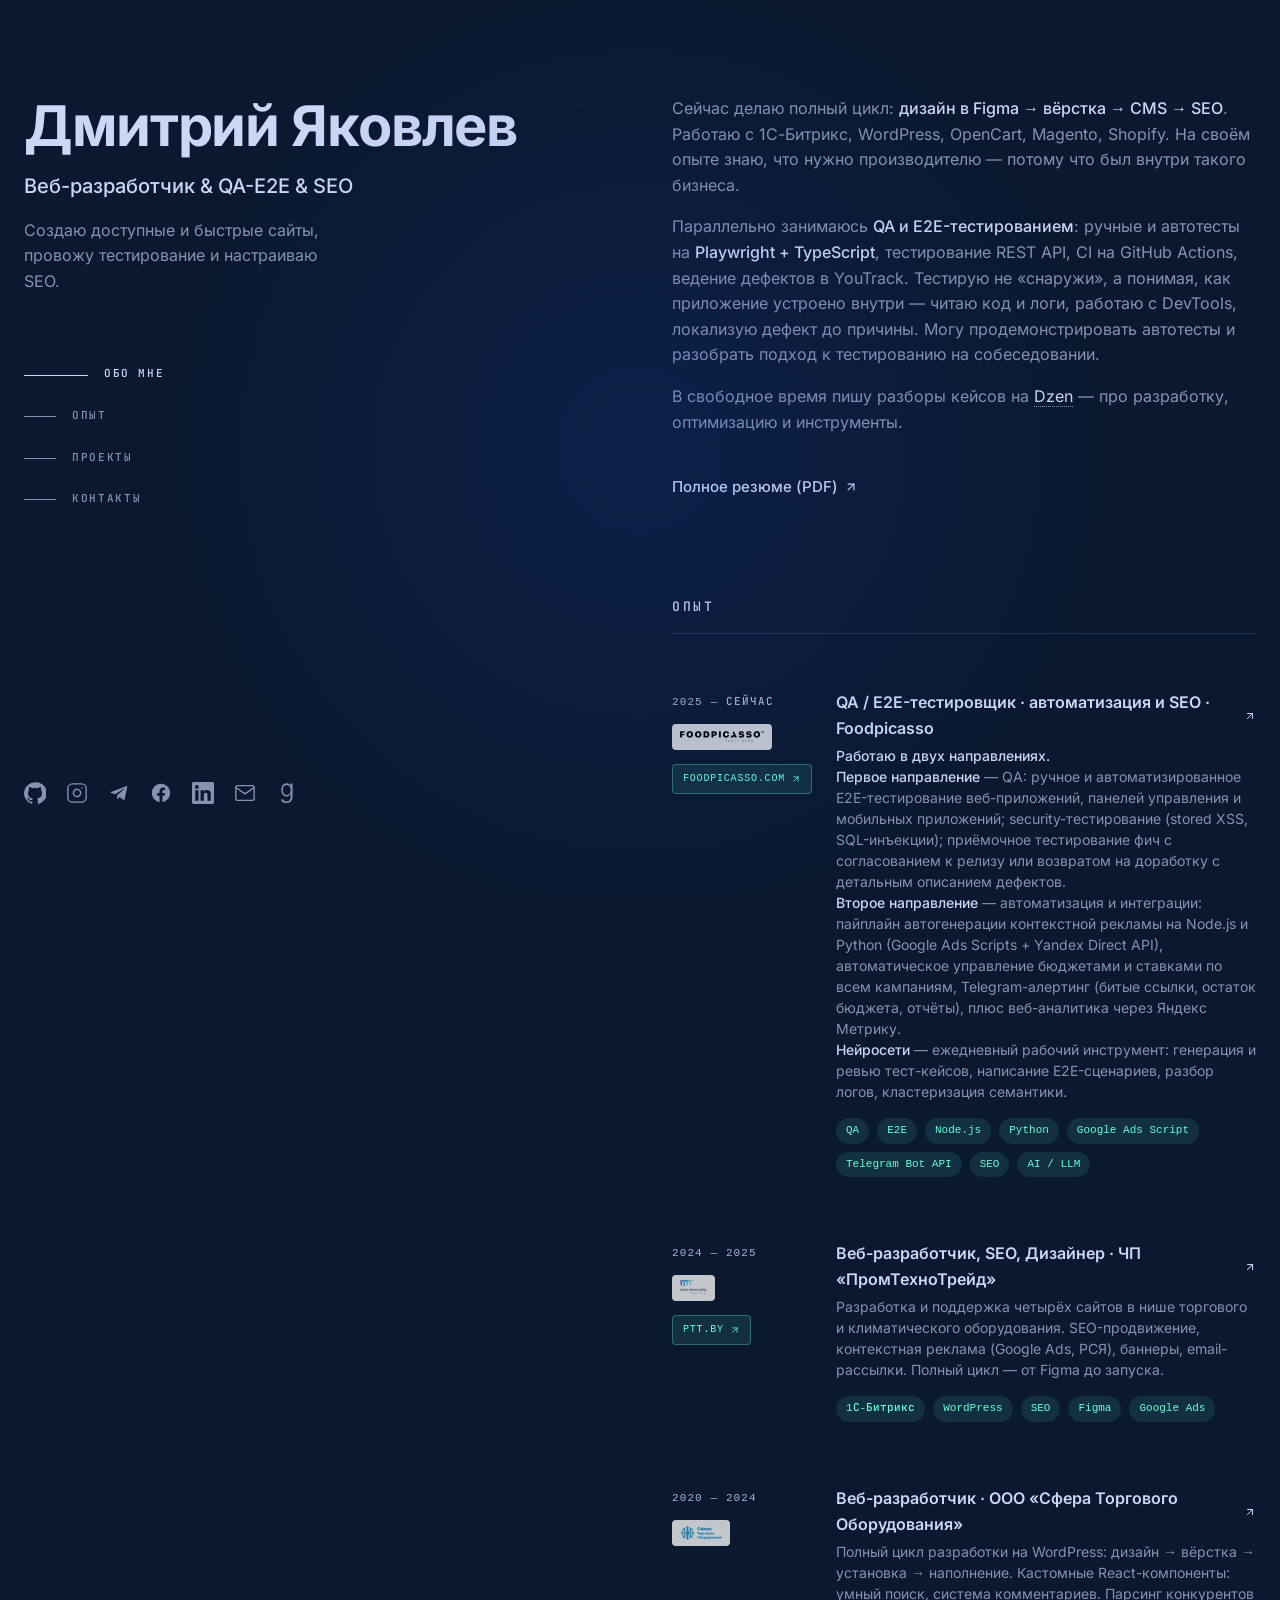
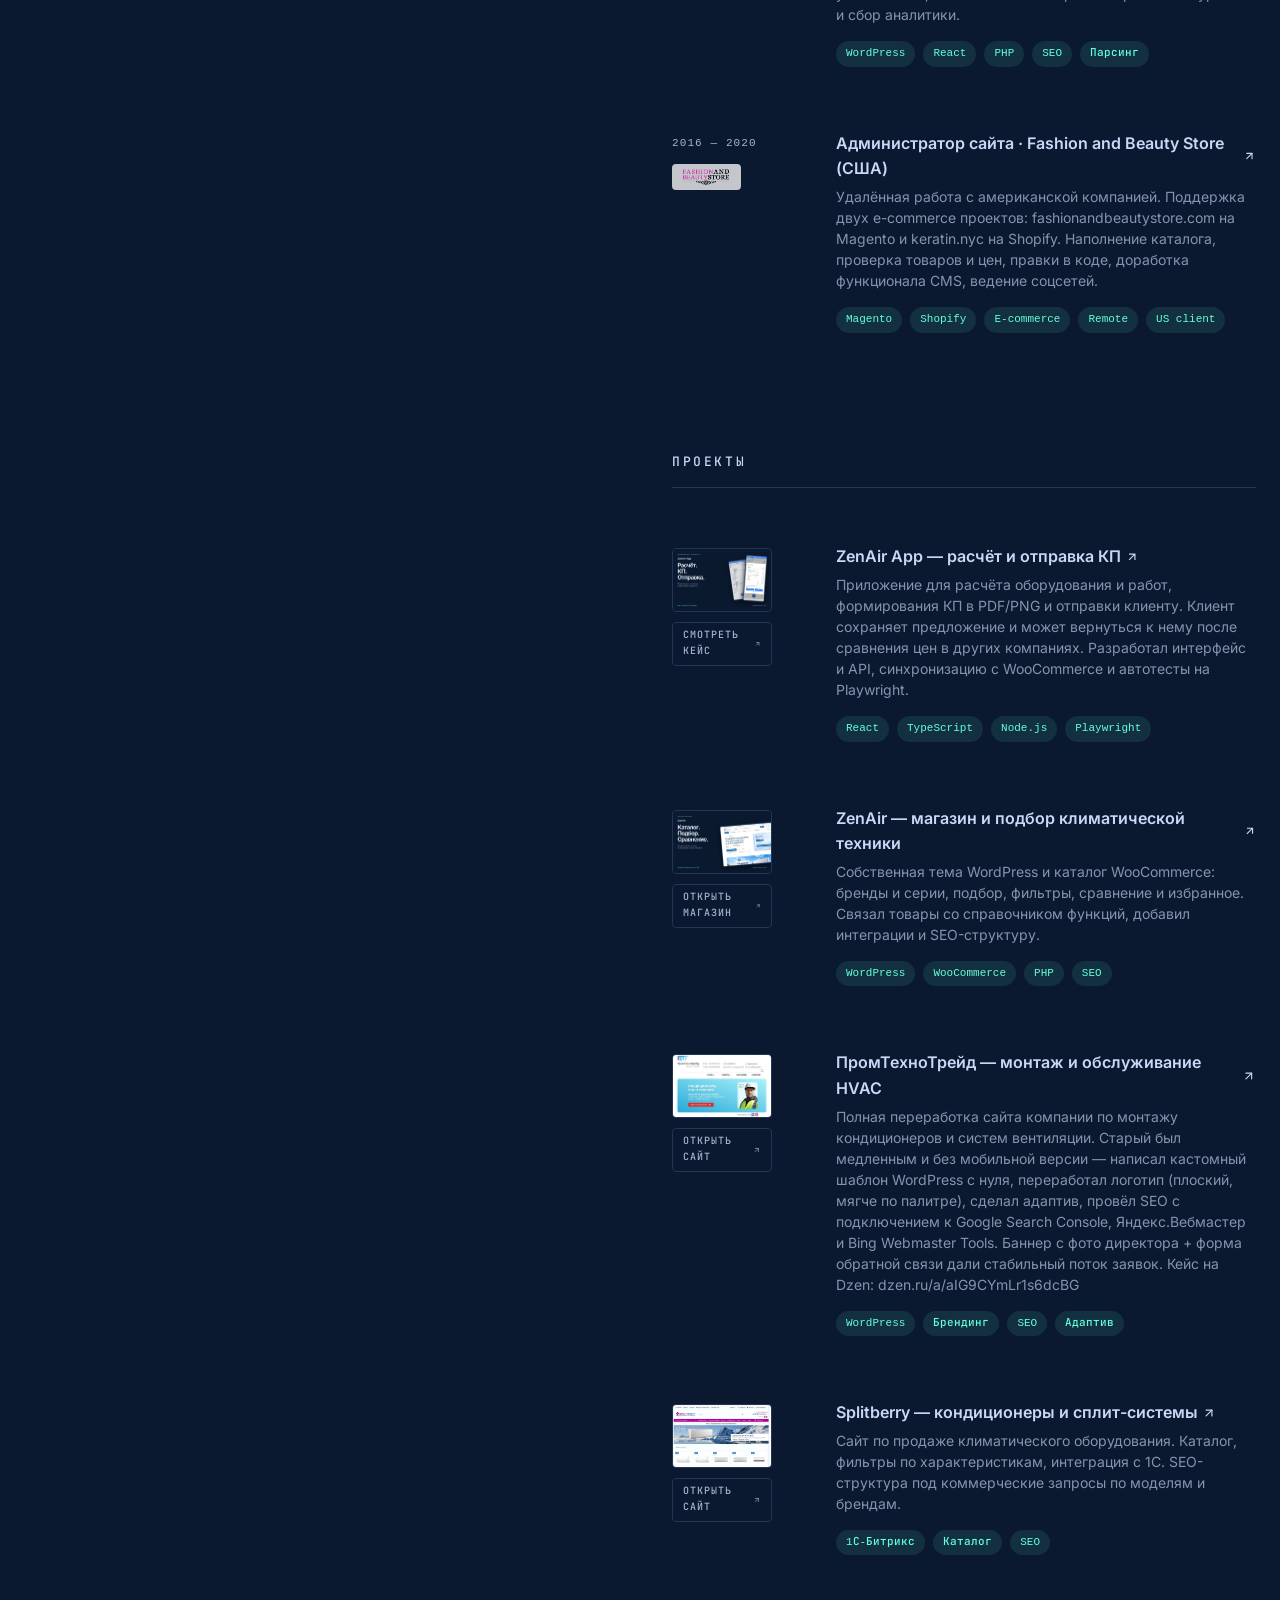
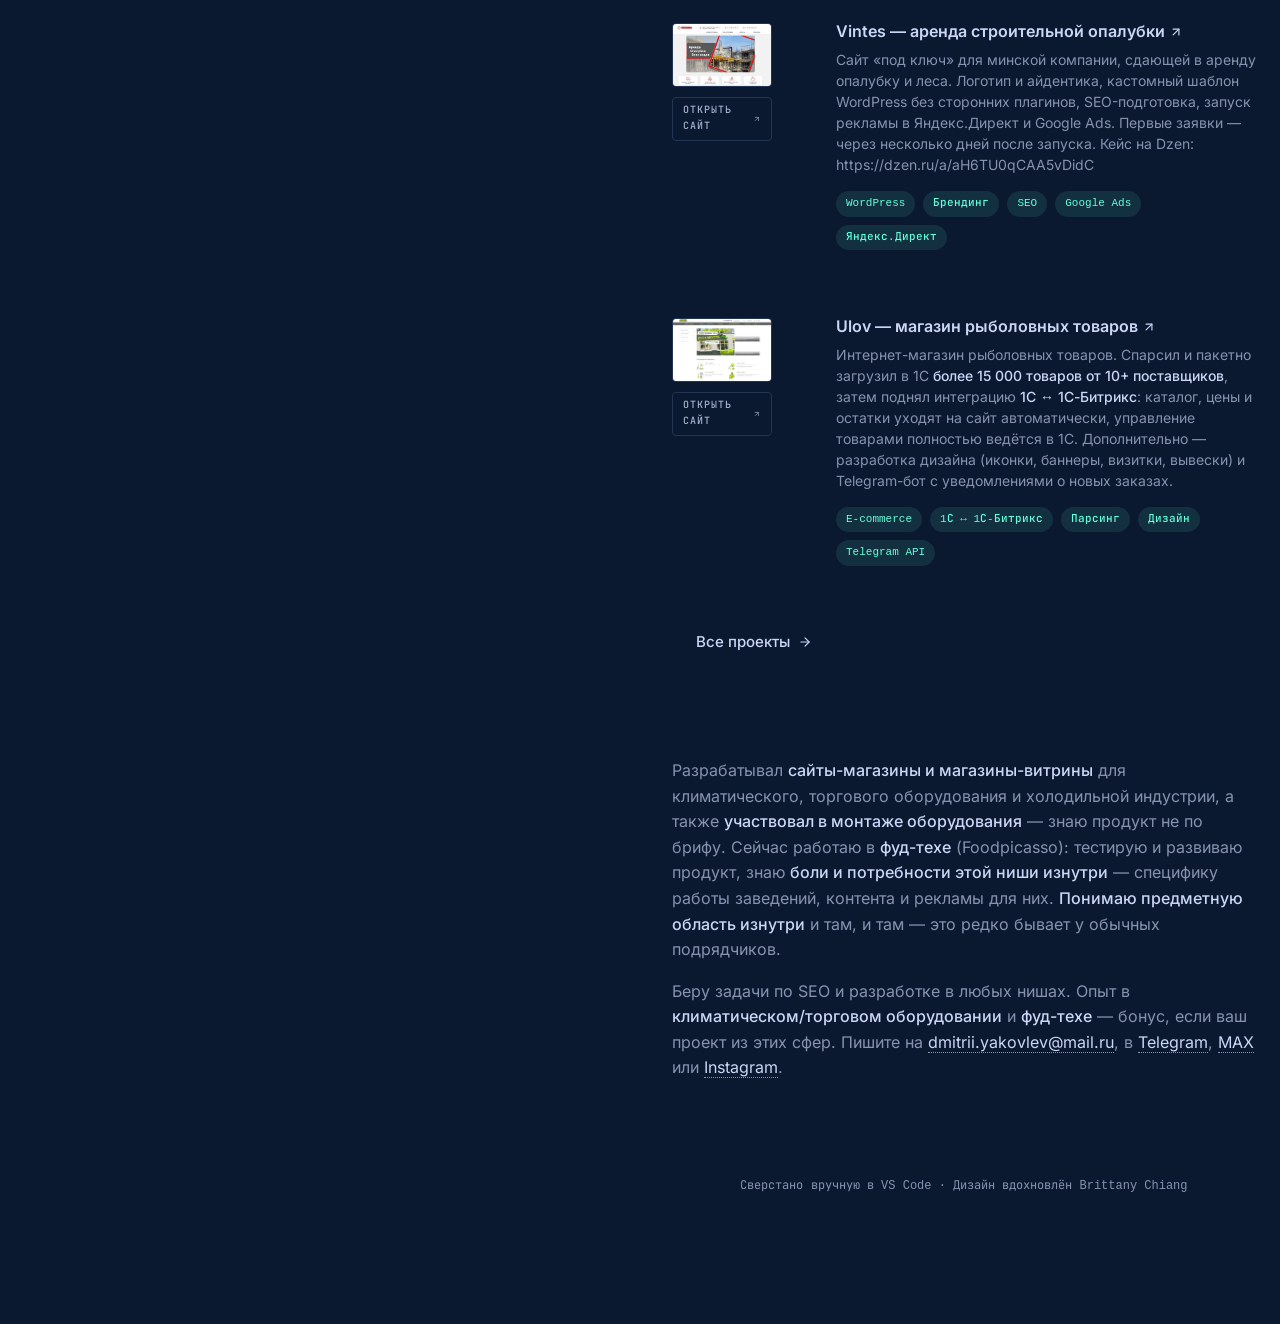
<file: index.html>
<!DOCTYPE html>
<html lang="ru">
<head>
<meta charset="UTF-8">
<meta name="viewport" content="width=device-width, initial-scale=1.0">
<title>Дмитрий Яковлев — QA & Веб-разработчик & SEO</title>
<meta name="description" content="QA и Веб-разработчик и SEO-специалист. Создаю доступные и быстрые сайты, провожу тестирование и настраиваю SEO.">
<link rel="apple-touch-icon" sizes="180x180" href="/img/icons/apple-touch-icon.png">
<link rel="icon" type="image/png" sizes="32x32" href="/img/icons/favicon-32x32.png">
<link rel="icon" type="image/png" sizes="16x16" href="/img/icons/favicon-16x16.png">
<link rel="icon" href="/img/icons/favicon.ico">
<link rel="manifest" href="/manifest.webmanifest">
<link rel="mask-icon" href="/img/icons/safari-pinned-tab.svg" color="#64ffda">
<meta name="msapplication-TileColor" content="#0a192f">
<meta name="theme-color" content="#0a192f">
<link rel="canonical" href="https://dmitryyakovlev.by/">
<meta property="og:type" content="profile">
<meta property="og:site_name" content="Дмитрий Яковлев">
<meta property="og:locale" content="ru_RU">
<meta property="og:title" content="Дмитрий Яковлев — QA & Веб-разработчик & SEO">
<meta property="og:description" content="QA и Веб-разработчик и SEO-специалист. Создаю доступные и быстрые сайты, провожу тестирование и настраиваю SEO.">
<meta property="og:url" content="https://dmitryyakovlev.by/">
<meta property="og:image" content="https://dmitryyakovlev.by/img/og-cover.png">
<meta property="og:image:width" content="1200">
<meta property="og:image:height" content="630">
<meta property="og:image:alt" content="Дмитрий Яковлев — QA, Веб-разработчик, SEO">
<meta name="twitter:card" content="summary_large_image">
<meta name="twitter:title" content="Дмитрий Яковлев — QA & Веб-разработчик & SEO">
<meta name="twitter:description" content="QA и Веб-разработчик и SEO-специалист. Создаю доступные и быстрые сайты, провожу тестирование и настраиваю SEO.">
<meta name="twitter:image" content="https://dmitryyakovlev.by/img/og-cover.png">
<script type="application/ld+json">
{
  "@context": "https://schema.org",
  "@type": "Person",
  "name": "Дмитрий Яковлев",
  "alternateName": "Dmitry Yakovlev",
  "url": "https://dmitryyakovlev.by/",
  "jobTitle": "QA / Веб-разработчик / SEO-специалист",
  "description": "QA и Веб-разработчик и SEO-специалист. Создаю доступные и быстрые сайты, провожу тестирование и настраиваю SEO.",
  "email": "mailto:dmitrii.yakovlev@mail.ru",
  "knowsAbout": ["Веб-разработка", "QA", "E2E-тестирование", "SEO", "Playwright", "TypeScript", "Node.js", "Python", "1С-Битрикс", "WordPress", "Magento", "Shopify", "OpenCart"],
  "sameAs": [
    "https://github.com/qwerty348810",
    "https://www.instagram.com/dmitryyakovlevdev/",
    "https://t.me/DmitrYakovlevDev",
    "https://www.facebook.com/dmitriyakovlevdev/",
    "https://www.linkedin.com/in/dmitry-yakovlev-dev",
    "https://www.goodreads.com/user/show/202034952-dmitry-yakovlev",
    "https://dzen.ru/suite/5ae9706e-596d-4d97-866e-e5df78ecae60"
  ]
}
</script>
<link rel="preload" href="/fonts/inter-latin.woff2" as="font" type="font/woff2" crossorigin>
<link rel="preload" href="/fonts/inter-cyrillic.woff2" as="font" type="font/woff2" crossorigin>
<link rel="preload" href="/fonts/jetbrains-mono-cyrillic.woff2" as="font" type="font/woff2" crossorigin>
<style>
/* Self-hosted Inter (Latin + Cyrillic) and JetBrains Mono (Cyrillic only — latin/digits via system monospace fallback). */
@font-face { font-family: 'Inter'; font-style: normal; font-weight: 300 700; font-display: swap; src: url('/fonts/inter-cyrillic.woff2') format('woff2'); unicode-range: U+0301, U+0400-045F, U+0490-0491, U+04B0-04B1, U+2116; }
@font-face { font-family: 'Inter'; font-style: normal; font-weight: 300 700; font-display: swap; src: url('/fonts/inter-latin.woff2') format('woff2'); unicode-range: U+0000-00FF, U+0131, U+0152-0153, U+02BB-02BC, U+02C6, U+02DA, U+02DC, U+0304, U+0308, U+0329, U+2000-206F, U+20AC, U+2122, U+2191, U+2193, U+2212, U+2215, U+FEFF, U+FFFD; }
@font-face { font-family: 'JetBrains Mono'; font-style: normal; font-weight: 400 500; font-display: swap; src: url('/fonts/jetbrains-mono-cyrillic.woff2') format('woff2'); unicode-range: U+0301, U+0400-045F, U+0490-0491, U+04B0-04B1, U+2116; }

:root {
  --bg: #0a192f;
  --bg-light: #112240;
  --bg-lightest: #233554;
  --slate: #8892b0;
  --slate-light: #a8b2d1;
  --slate-lightest: #ccd6f6;
  --white: #e6f1ff;
  --accent: #64ffda;
  --accent-tint: rgba(100, 255, 218, 0.1);
  --font-sans: 'Inter', -apple-system, sans-serif;
  --font-mono: 'JetBrains Mono', 'SF Mono', Menlo, monospace;
  --transition: cubic-bezier(0.645, 0.045, 0.355, 1);
}

* { margin: 0; padding: 0; box-sizing: border-box; }

html { scroll-behavior: smooth; }

body {
  background: var(--bg);
  color: var(--slate);
  font-family: var(--font-sans);
  font-size: 16px;
  line-height: 1.6;
  -webkit-font-smoothing: antialiased;
  overflow-x: hidden;
}

/* Подсветка курсора */
.spotlight {
  position: fixed;
  pointer-events: none;
  inset: 0;
  z-index: 30;
  transition: background 0.1s linear;
  background: radial-gradient(600px at var(--x, 50%) var(--y, 50%), rgba(29, 78, 216, 0.15), transparent 80%);
}

/* Контейнер */
.container {
  max-width: 1280px;
  margin: 0 auto;
  padding: 0 24px;
  display: grid;
  grid-template-columns: 1fr 1fr;
  gap: 64px;
  min-height: 100vh;
}

@media (max-width: 1024px) {
  .container { grid-template-columns: 1fr; }
}

/* Левая колонка — sticky */
.sidebar {
  position: sticky;
  top: 0;
  height: 100vh;
  padding: 96px 0;
  display: flex;
  flex-direction: column;
  justify-content: space-between;
}

@media (max-width: 1024px) {
  .sidebar { position: relative; height: auto; padding: 96px 0 48px; }
}

.name {
  font-size: clamp(40px, 5vw, 56px);
  font-weight: 700;
  color: var(--slate-lightest);
  letter-spacing: -0.02em;
  line-height: 1.1;
  margin-bottom: 12px;
}

.title {
  font-size: 20px;
  font-weight: 500;
  color: var(--slate-lightest);
  margin-bottom: 16px;
}

.tagline {
  max-width: 320px;
  color: var(--slate);
  margin-bottom: 64px;
}

/* Навигация */
.nav { margin-bottom: 64px; }

.nav-list {
  list-style: none;
  display: flex;
  flex-direction: column;
  gap: 8px;
}

.nav-link {
  display: flex;
  align-items: center;
  gap: 16px;
  color: var(--slate);
  text-decoration: none;
  font-family: var(--font-mono);
  font-size: 11px;
  font-weight: 500;
  letter-spacing: 0.15em;
  text-transform: uppercase;
  padding: 8px 0;
  transition: color 0.2s var(--transition);
  cursor: pointer;
}

.nav-indicator {
  width: 32px;
  height: 1px;
  background: var(--slate);
  transition: all 0.2s var(--transition);
}

.nav-link:hover { color: var(--slate-lightest); }
.nav-link:hover .nav-indicator { width: 64px; background: var(--slate-lightest); }

.nav-link.active { color: var(--slate-lightest); }
.nav-link.active .nav-indicator { width: 64px; background: var(--slate-lightest); }

/* Соцсети */
.socials {
  display: flex;
  gap: 20px;
  align-items: center;
}

.social-link {
  color: var(--slate);
  transition: color 0.2s var(--transition);
  display: inline-flex;
}

.social-link:hover { color: var(--accent); transform: translateY(-2px); }

.social-link svg { width: 22px; height: 22px; }

/* Правая колонка — контент */
.main {
  padding: 96px 0;
}

@media (max-width: 1024px) {
  .main { padding: 0 0 96px; }
}

.section {
  margin-bottom: 96px;
  scroll-margin-top: 48px;
}

.section-title-mobile {
  display: none;
  font-family: var(--font-mono);
  font-size: 11px;
  font-weight: 500;
  letter-spacing: 0.2em;
  text-transform: uppercase;
  color: var(--slate-lightest);
  margin-bottom: 24px;
}

@media (max-width: 1024px) {
  .section-title-mobile { display: block; }
}

/* Видимый заголовок секции (десктоп + мобилка) */
.section-title {
  font-family: var(--font-mono);
  font-size: 13px;
  font-weight: 500;
  letter-spacing: 0.2em;
  text-transform: uppercase;
  color: var(--slate-lightest);
  margin: 0 0 32px;
  padding-bottom: 14px;
  border-bottom: 1px solid var(--bg-lightest);
}

.section p {
  margin-bottom: 16px;
  color: var(--slate);
}

.section p strong {
  color: var(--slate-lightest);
  font-weight: 500;
}

/* Группы опыта */
.experience-item, .project-item {
  display: grid;
  grid-template-columns: 140px 1fr;
  gap: 24px;
  padding: 24px;
  margin: 0 -24px 16px;
  border-radius: 8px;
  transition: all 0.2s var(--transition);
  cursor: pointer;
  text-decoration: none;
  color: inherit;
}

.experience-item, .project-item { cursor: default; }

.experience-item:hover, .project-item:hover {
  background: rgba(17, 34, 64, 0.5);
  box-shadow: inset 0 1px 0 0 rgba(148, 163, 184, 0.1);
}

.item-title-link:hover .item-title { color: var(--accent); }

.experience-item.is-static:hover { background: transparent; box-shadow: none; }

.item-date {
  font-family: var(--font-mono);
  font-size: 11px;
  font-weight: 500;
  letter-spacing: 0.1em;
  text-transform: uppercase;
  color: var(--slate-light);
  padding-top: 4px;
}

.item-logos {
  display: flex;
  flex-wrap: wrap;
  gap: 6px;
  margin-top: 12px;
}

.item-logo {
  display: block;
  height: 26px;
  width: auto;
  max-width: 100px;
  object-fit: contain;
  padding: 5px 8px;
  background: rgba(255, 255, 255, 0.95);
  border-radius: 4px;
  opacity: 0.8;
  position: relative;
  transform-origin: left center;
  transition: opacity 0.2s var(--transition), transform 0.25s var(--transition), box-shadow 0.25s var(--transition);
}

.experience-item:hover .item-logo { opacity: 1; }

.item-logo:hover {
  transform: scale(1.8);
  opacity: 1;
  z-index: 2;
  box-shadow: 0 8px 24px rgba(2, 12, 27, 0.6);
}

@media (max-width: 640px) {
  .experience-item, .project-item {
    grid-template-columns: minmax(0, 1fr);
    gap: 8px;
    margin: 0 0 16px;
    padding: 20px 0;
  }
}

.item-title {
  font-size: 16px;
  font-weight: 600;
  color: var(--slate-lightest);
  margin-bottom: 4px;
  transition: color 0.2s var(--transition);
  display: inline-flex;
  align-items: center;
  gap: 4px;
}

.item-title svg {
  width: 14px;
  height: 14px;
  transition: transform 0.2s var(--transition);
}

.item-title-link:hover .item-title svg { transform: translate(2px, -2px); }

.experience-item, .project-item { position: relative; }

.experience-item::after {
  content: 'подробнее';
  position: absolute;
  top: 41px;
  right: 8px;
  writing-mode: vertical-rl;
  text-orientation: upright;
  font-family: var(--font-mono);
  font-size: 8px;
  font-weight: 500;
  letter-spacing: 0.05em;
  text-transform: uppercase;
  color: var(--accent);
  opacity: 0;
  transform: translateY(-6px);
  transition: opacity 0.2s var(--transition), transform 0.2s var(--transition);
  pointer-events: none;
  white-space: nowrap;
}

.experience-item:hover::after { opacity: 1; transform: translateY(0); }

.item-more {
  position: absolute;
  top: 41px;
  right: 8px;
  writing-mode: vertical-rl;
  text-orientation: upright;
  font-family: var(--font-mono);
  font-size: 8px;
  font-weight: 500;
  letter-spacing: 0.05em;
  text-transform: uppercase;
  color: var(--accent);
  opacity: 0;
  transform: translateY(-6px);
  transition: opacity 0.2s var(--transition), transform 0.2s var(--transition);
  white-space: nowrap;
  text-decoration: none;
}

.project-item:hover .item-more,
.experience-item:hover .item-more { opacity: 1; transform: translateY(0); }
.item-more:hover { color: var(--accent); text-decoration: underline; }

.item-logo-link {
  display: inline-flex;
  text-decoration: none;
  border-radius: 4px;
}

.item-site-links {
  display: flex;
  flex-direction: column;
  gap: 6px;
  margin-top: 14px;
  align-items: flex-start;
}

.item-site-btn {
  display: inline-flex;
  align-items: center;
  gap: 6px;
  padding: 6px 10px;
  font-family: var(--font-mono);
  font-size: 10px;
  font-weight: 500;
  letter-spacing: 0.08em;
  text-transform: uppercase;
  color: var(--accent);
  background: var(--accent-tint);
  border: 1px solid rgba(100, 255, 218, 0.3);
  border-radius: 4px;
  text-decoration: none;
  transition: all 0.2s var(--transition);
}

.item-site-btn:hover {
  background: rgba(100, 255, 218, 0.2);
  border-color: var(--accent);
}

.item-site-btn svg { width: 10px; height: 10px; }

.item-company {
  font-size: 14px;
  color: var(--slate-light);
  margin-bottom: 8px;
}

.item-description {
  font-size: 14px;
  color: var(--slate);
  margin-bottom: 12px;
  line-height: 1.5;
}

.tags {
  display: flex;
  flex-wrap: wrap;
  gap: 8px;
  margin-top: 12px;
}

.tag {
  font-family: var(--font-mono);
  font-size: 11px;
  font-weight: 500;
  padding: 4px 10px;
  background: var(--accent-tint);
  color: var(--accent);
  border-radius: 999px;
  white-space: nowrap;
}

.project-preview {
  width: 100px;
  height: 64px;
  border-radius: 4px;
  background: var(--bg-light);
  border: 1px solid var(--bg-lightest);
  flex-shrink: 0;
  display: flex;
  align-items: center;
  justify-content: center;
  font-family: var(--font-mono);
  font-size: 10px;
  color: var(--slate);
  margin-top: 4px;
  overflow: hidden;
  position: relative;
  transform-origin: left top;
  transition: transform 0.3s var(--transition), box-shadow 0.3s var(--transition), border-color 0.3s var(--transition);
}

.project-preview:hover {
  transform: scale(2.6);
  z-index: 3;
  box-shadow: 0 14px 40px rgba(2, 12, 27, 0.75);
  border-color: var(--accent);
}

.project-preview img {
  width: 100%;
  height: 100%;
  object-fit: cover;
  object-position: top center;
  display: block;
}

/* Маленькая кнопка под превью */
.project-cta {
  display: inline-flex;
  align-items: center;
  gap: 6px;
  margin-top: 10px;
  padding: 5px 10px;
  font-family: var(--font-mono);
  font-size: 10px;
  font-weight: 500;
  letter-spacing: 0.1em;
  text-transform: uppercase;
  color: var(--slate-light);
  background: transparent;
  border: 1px solid var(--bg-lightest);
  border-radius: 4px;
  text-decoration: none;
  transition: all 0.2s var(--transition);
  width: 100px;
  justify-content: center;
}
.project-cta:hover {
  color: var(--accent);
  border-color: var(--accent);
  background: var(--accent-tint);
}
.project-cta svg { width: 10px; height: 10px; }

.item-title-link {
  color: inherit;
  text-decoration: none;
  display: inline-block;
}

/* Кнопка "Посмотреть все" */
.view-all {
  display: inline-flex;
  align-items: center;
  gap: 8px;
  color: var(--slate-lightest);
  font-weight: 500;
  font-size: 15px;
  text-decoration: none;
  margin-top: 16px;
  padding: 8px 24px 8px 24px;
  transition: color 0.2s var(--transition);
}

.view-all:hover { color: var(--accent); }
.view-all svg { width: 14px; height: 14px; transition: transform 0.2s var(--transition); }
.view-all:hover svg { transform: translateX(4px); }

/* Footer */
.footer {
  padding: 0 24px 32px;
  font-family: var(--font-mono);
  font-size: 12px;
  color: var(--slate);
  text-align: center;
}

.footer a { color: inherit; text-decoration: none; }
.footer a:hover { color: var(--accent); }

/* Линки в тексте */
.inline-link {
  color: var(--slate-lightest);
  text-decoration: none;
  border-bottom: 1px dotted var(--slate);
  transition: color 0.2s var(--transition);
}
.inline-link:hover { color: var(--accent); border-color: var(--accent); }

/* Ссылка на PDF резюме */
.resume-link {
  display: inline-flex;
  align-items: center;
  gap: 6px;
  margin-top: 24px;
  color: var(--slate-lightest);
  font-weight: 500;
  font-size: 15px;
  text-decoration: none;
  padding-bottom: 2px;
  border-bottom: 1px solid transparent;
  transition: color 0.2s var(--transition), border-color 0.2s var(--transition);
}
.resume-link:hover { color: var(--accent); border-color: var(--accent); }
.resume-link svg { width: 14px; height: 14px; transition: transform 0.2s var(--transition); }
.resume-link:hover svg { transform: translate(2px, -2px); }
</style>
</head>
<body>

<div class="spotlight" id="spotlight"></div>

<div class="container">
  <!-- ЛЕВАЯ КОЛОНКА -->
  <aside class="sidebar">
    <div>
      <h1 class="name">Дмитрий Яковлев</h1>
      <h2 class="title">Веб-разработчик & QA-E2E & SEO</h2>
      <p class="tagline">Создаю доступные и быстрые сайты, провожу тестирование и настраиваю SEO.</p>

      <nav class="nav">
        <ul class="nav-list">
          <li><a class="nav-link" href="#about" data-section="about"><span class="nav-indicator"></span>Обо мне</a></li>
          <li><a class="nav-link" href="#experience" data-section="experience"><span class="nav-indicator"></span>Опыт</a></li>
          <li><a class="nav-link" href="#projects" data-section="projects"><span class="nav-indicator"></span>Проекты</a></li>
          <li><a class="nav-link" href="#contact" data-section="contact"><span class="nav-indicator"></span>Контакты</a></li>
        </ul>
      </nav>
    </div>

    <div class="socials">
      <a href="https://github.com/qwerty348810" class="social-link" target="_blank" rel="noopener" aria-label="GitHub">
        <svg viewBox="0 0 24 24" fill="currentColor"><path d="M12 .3a12 12 0 00-3.8 23.38c.6.12.83-.26.83-.57V21.3c-3.34.72-4.04-1.61-4.04-1.61-.55-1.4-1.34-1.77-1.34-1.77-1.08-.74.09-.73.09-.73 1.2.09 1.83 1.24 1.83 1.24 1.08 1.83 2.81 1.3 3.5 1 .1-.78.42-1.31.76-1.61-2.67-.3-5.47-1.33-5.47-5.93 0-1.31.47-2.38 1.24-3.22-.13-.3-.54-1.52.12-3.18 0 0 1-.32 3.3 1.23a11.5 11.5 0 016 0c2.28-1.55 3.29-1.23 3.29-1.23.66 1.66.25 2.88.12 3.18a4.65 4.65 0 011.23 3.22c0 4.61-2.8 5.63-5.48 5.92.43.37.81 1.1.81 2.22v3.29c0 .32.22.7.83.58A12 12 0 0012 .3"/></svg>
      </a>
      <a href="https://www.instagram.com/dmitryyakovlevdev/" class="social-link" target="_blank" rel="noopener" aria-label="Instagram">
        <svg viewBox="0 0 24 24" fill="none" stroke="currentColor" stroke-width="1.5" stroke-linecap="round" stroke-linejoin="round"><rect x="2" y="2" width="20" height="20" rx="5"/><path d="M16 11.37A4 4 0 1 1 12.63 8 4 4 0 0 1 16 11.37z"/><line x1="17.5" y1="6.5" x2="17.51" y2="6.5"/></svg>
      </a>
      <a href="https://t.me/DmitrYakovlevDev" class="social-link" target="_blank" rel="noopener" aria-label="Telegram">
        <svg viewBox="0 0 24 24" fill="currentColor"><path d="M9.78 18.65l.28-4.23 7.68-6.92c.34-.31-.07-.46-.52-.19L7.74 13.3 3.64 12c-.88-.25-.89-.86.2-1.3l15.97-6.16c.73-.27 1.43.18 1.15 1.3l-2.72 12.81c-.19.91-.74 1.13-1.5.71L12.6 16.3l-1.99 1.93c-.23.23-.42.42-.83.42z"/></svg>
      </a>
      <a href="https://www.facebook.com/dmitriyakovlevdev/" class="social-link" target="_blank" rel="noopener" aria-label="Facebook">
        <svg viewBox="0 0 24 24" fill="currentColor"><path d="M22 12.06C22 6.5 17.52 2 12 2S2 6.5 2 12.06c0 4.97 3.66 9.1 8.44 9.88V14.9H7.9v-2.84h2.54V9.84c0-2.5 1.49-3.89 3.78-3.89 1.09 0 2.24.2 2.24.2V8.6h-1.26c-1.24 0-1.63.77-1.63 1.56v1.9h2.78l-.45 2.84h-2.33v7.04C18.34 21.16 22 17.03 22 12.06z"/></svg>
      </a>
      <a href="https://www.linkedin.com/in/dmitry-yakovlev-dev" class="social-link" target="_blank" rel="noopener" aria-label="LinkedIn">
        <svg viewBox="0 0 24 24" fill="currentColor"><path d="M20.45 20.45h-3.55v-5.57c0-1.33-.03-3.04-1.85-3.04-1.86 0-2.14 1.45-2.14 2.94v5.67H9.36V9h3.41v1.56h.05c.48-.9 1.64-1.85 3.37-1.85 3.6 0 4.27 2.37 4.27 5.45v6.29zM5.34 7.43a2.06 2.06 0 11-.01-4.13 2.06 2.06 0 01.01 4.13zm1.78 13.02H3.55V9h3.57v11.45zM22.22 0H1.77C.79 0 0 .77 0 1.73v20.54C0 23.23.79 24 1.77 24h20.45c.98 0 1.78-.77 1.78-1.73V1.73C24 .77 23.2 0 22.22 0z"/></svg>
      </a>
      <a href="mailto:dmitrii.yakovlev@mail.ru" class="social-link" aria-label="Email">
        <svg viewBox="0 0 24 24" fill="none" stroke="currentColor" stroke-width="1.5" stroke-linecap="round" stroke-linejoin="round"><path d="M4 4h16c1.1 0 2 .9 2 2v12c0 1.1-.9 2-2 2H4c-1.1 0-2-.9-2-2V6c0-1.1.9-2 2-2z"/><polyline points="22,6 12,13 2,6"/></svg>
      </a>
      <a href="https://www.goodreads.com/user/show/202034952-dmitry-yakovlev" class="social-link" target="_blank" rel="noopener" aria-label="Goodreads">
        <svg viewBox="0 0 24 24" fill="currentColor"><path d="M11.43 21.286c2.91 0 4.61-2.107 4.61-6.062v-2.402h-.061c-.873 1.946-2.292 3.026-4.398 3.026-3.359 0-5.7-2.534-5.7-7.137 0-4.692 2.493-7.422 5.852-7.422 2.106 0 3.526 1.045 4.247 2.93h.06V1.609h2.038v13.49c0 5.207-2.27 7.943-6.648 7.943-2.973 0-5.193-1.343-5.954-3.78l1.978-.601c.575 1.706 2.025 2.625 3.976 2.625zm.273-6.973c2.342 0 4.337-1.918 4.337-5.45 0-3.553-1.965-5.522-4.337-5.522-2.583 0-4.246 2.06-4.246 5.522 0 3.461 1.633 5.45 4.246 5.45z"/></svg>
      </a>
    </div>
  </aside>

  <!-- ПРАВАЯ КОЛОНКА -->
  <main class="main">

    <!-- ABOUT -->
    <section id="about" class="section">
      <h3 class="section-title-mobile">Обо мне</h3>
      <p>
        Сейчас делаю полный цикл: <strong>дизайн в Figma → вёрстка → CMS → SEO</strong>. Работаю с 1С-Битрикс, WordPress, OpenCart, Magento, Shopify. На своём опыте знаю, что нужно производителю — потому что был внутри такого бизнеса.
      </p>
      <p>
        Параллельно занимаюсь <strong>QA и E2E-тестированием</strong>: ручные и автотесты на <strong>Playwright + TypeScript</strong>, тестирование REST API, CI на GitHub Actions, ведение дефектов в YouTrack. Тестирую не «снаружи», а понимая, как приложение устроено внутри — читаю код и логи, работаю с DevTools, локализую дефект до причины. Могу продемонстрировать автотесты и разобрать подход к тестированию на собеседовании.
      </p>
      <p>
        В свободное время пишу разборы кейсов на <a href="https://dzen.ru/suite/5ae9706e-596d-4d97-866e-e5df78ecae60" class="inline-link" rel="noopener">Dzen</a> — про разработку, оптимизацию и инструменты.
      </p>

      <a href="/resume.pdf?v=20261018-3" target="_blank" rel="noopener" class="resume-link">
        Полное резюме (PDF)
        <svg viewBox="0 0 24 24" fill="none" stroke="currentColor" stroke-width="2" stroke-linecap="round" stroke-linejoin="round"><line x1="7" y1="17" x2="17" y2="7"/><polyline points="7 7 17 7 17 17"/></svg>
      </a>
    </section>

    <!-- EXPERIENCE -->
    <section id="experience" class="section">
      <h3 class="section-title">Опыт</h3>

      <div class="experience-item">
        <a href="/experience/foodpicasso.html" class="item-more">подробнее</a>
        <div class="item-date">
          2025 — сейчас
          <div class="item-logos">
            <a href="https://foodpicasso.com" target="_blank" rel="noopener" class="item-logo-link" aria-label="Foodpicasso">
              <img src="/img/logos/foodpicasso.svg" alt="" class="item-logo" width="228" height="31" loading="lazy">
            </a>
          </div>
          <div class="item-site-links">
            <a href="https://foodpicasso.com" target="_blank" rel="noopener" class="item-site-btn">
              foodpicasso.com
              <svg viewBox="0 0 24 24" fill="none" stroke="currentColor" stroke-width="2" stroke-linecap="round" stroke-linejoin="round"><line x1="7" y1="17" x2="17" y2="7"/><polyline points="7 7 17 7 17 17"/></svg>
            </a>
          </div>
        </div>
        <div>
          <a href="/experience/foodpicasso.html" class="item-title-link">
            <h4 class="item-title">
              QA / E2E-тестировщик · автоматизация и SEO · Foodpicasso
              <svg viewBox="0 0 24 24" fill="none" stroke="currentColor" stroke-width="2" stroke-linecap="round" stroke-linejoin="round"><line x1="7" y1="17" x2="17" y2="7"/><polyline points="7 7 17 7 17 17"/></svg>
            </h4>
          </a>
          <p class="item-description">
            <strong>Работаю в двух направлениях.</strong><br>
            <strong>Первое направление</strong> — QA: ручное и автоматизированное E2E-тестирование веб-приложений, панелей управления и мобильных приложений; security-тестирование (stored XSS, SQL-инъекции); приёмочное тестирование фич с согласованием к релизу или возвратом на доработку с детальным описанием дефектов.<br>
            <strong>Второе направление</strong> — автоматизация и интеграции: пайплайн автогенерации контекстной рекламы на Node.js и Python (Google Ads Scripts + Yandex Direct API), автоматическое управление бюджетами и ставками по всем кампаниям, Telegram-алертинг (битые ссылки, остаток бюджета, отчёты), плюс веб-аналитика через Яндекс Метрику.<br>
            <strong>Нейросети</strong> — ежедневный рабочий инструмент: генерация и ревью тест-кейсов, написание E2E-сценариев, разбор логов, кластеризация семантики.
          </p>
          <div class="tags">
            <span class="tag">QA</span>
            <span class="tag">E2E</span>
            <span class="tag">Node.js</span>
            <span class="tag">Python</span>
            <span class="tag">Google Ads Script</span>
            <span class="tag">Telegram Bot API</span>
            <span class="tag">SEO</span>
            <span class="tag">AI / LLM</span>
          </div>
        </div>
      </div>

      <div class="experience-item">
        <a href="/experience/ptt.html" class="item-more">подробнее</a>
        <div class="item-date">
          2024 — 2025
          <div class="item-logos">
            <a href="https://ptt.by" target="_blank" rel="noopener" class="item-logo-link" aria-label="ПромТехноТрейд">
              <img src="/img/logos/ptt.png" alt="" class="item-logo" width="160" height="94" loading="lazy">
            </a>
          </div>
          <div class="item-site-links">
            <a href="https://ptt.by" target="_blank" rel="noopener" class="item-site-btn">
              ptt.by
              <svg viewBox="0 0 24 24" fill="none" stroke="currentColor" stroke-width="2" stroke-linecap="round" stroke-linejoin="round"><line x1="7" y1="17" x2="17" y2="7"/><polyline points="7 7 17 7 17 17"/></svg>
            </a>
          </div>
        </div>
        <div>
          <a href="/experience/ptt.html" class="item-title-link">
            <h4 class="item-title">
              Веб-разработчик, SEO, Дизайнер · ЧП «ПромТехноТрейд»
              <svg viewBox="0 0 24 24" fill="none" stroke="currentColor" stroke-width="2" stroke-linecap="round" stroke-linejoin="round"><line x1="7" y1="17" x2="17" y2="7"/><polyline points="7 7 17 7 17 17"/></svg>
            </h4>
          </a>
          <p class="item-description">
            Разработка и поддержка четырёх сайтов в нише торгового и климатического оборудования. SEO-продвижение, контекстная реклама (Google Ads, РСЯ), баннеры, email-рассылки. Полный цикл — от Figma до запуска.
          </p>
          <div class="tags">
            <span class="tag">1С-Битрикс</span>
            <span class="tag">WordPress</span>
            <span class="tag">SEO</span>
            <span class="tag">Figma</span>
            <span class="tag">Google Ads</span>
          </div>
        </div>
      </div>

      <div class="experience-item">
        <a href="/experience/sfera-dev.html" class="item-more">подробнее</a>
        <div class="item-date">
          2020 — 2024
          <div class="item-logos">
            <img src="/img/logos/sfera.svg" alt="Сфера Торгового Оборудования" class="item-logo" width="130" height="50" loading="lazy">
          </div>
        </div>
        <div>
          <a href="/experience/sfera-dev.html" class="item-title-link">
            <h4 class="item-title">
              Веб-разработчик · ООО «Сфера Торгового Оборудования»
              <svg viewBox="0 0 24 24" fill="none" stroke="currentColor" stroke-width="2" stroke-linecap="round" stroke-linejoin="round"><line x1="7" y1="17" x2="17" y2="7"/><polyline points="7 7 17 7 17 17"/></svg>
            </h4>
          </a>
          <p class="item-description">
            Полный цикл разработки на WordPress: дизайн → вёрстка → установка → наполнение. Кастомные React-компоненты: умный поиск, система комментариев. Парсинг конкурентов и сбор аналитики.
          </p>
          <div class="tags">
            <span class="tag">WordPress</span>
            <span class="tag">React</span>
            <span class="tag">PHP</span>
            <span class="tag">SEO</span>
            <span class="tag">Парсинг</span>
          </div>
        </div>
      </div>

      <div class="experience-item">
        <a href="/experience/fashion-beauty.html" class="item-more">подробнее</a>
        <div class="item-date">
          2016 — 2020
          <div class="item-logos">
            <img src="/img/logos/fashion-beauty.png" alt="Fashion and Beauty Store" class="item-logo" width="195" height="59" loading="lazy">
          </div>
        </div>
        <div>
          <a href="/experience/fashion-beauty.html" class="item-title-link">
            <h4 class="item-title">
              Администратор сайта · Fashion and Beauty Store (США)
              <svg viewBox="0 0 24 24" fill="none" stroke="currentColor" stroke-width="2" stroke-linecap="round" stroke-linejoin="round"><line x1="7" y1="17" x2="17" y2="7"/><polyline points="7 7 17 7 17 17"/></svg>
            </h4>
          </a>
          <p class="item-description">
            Удалённая работа с американской компанией. Поддержка двух e-commerce проектов: fashionandbeautystore.com на Magento и keratin.nyc на Shopify. Наполнение каталога, проверка товаров и цен, правки в коде, доработка функционала CMS, ведение соцсетей.
          </p>
          <div class="tags">
            <span class="tag">Magento</span>
            <span class="tag">Shopify</span>
            <span class="tag">E-commerce</span>
            <span class="tag">Remote</span>
            <span class="tag">US client</span>
          </div>
        </div>
      </div>

      <!--
      <div class="experience-item is-static">
        <div class="item-date">
          До 2020
          <div class="item-logos">
            <img src="/img/logos/sfera.svg" alt="Сфера Торгового Оборудования" class="item-logo" width="130" height="50" loading="lazy">
          </div>
        </div>
        <div>
          <h4 class="item-title">
            Монтаж холодильного оборудования · ООО «Сфера Торгового Оборудования»
          </h4>
          <p class="item-description">
            Полевой опыт: монтаж и настройка торгового и холодильного оборудования. База, на которой строится сегодняшнее понимание индустрии.
          </p>
          <div class="tags">
            <span class="tag">HVAC</span>
            <span class="tag">Полевой опыт</span>
          </div>
        </div>
      </div>
      -->


    </section>

    <!-- PROJECTS -->
    <section id="projects" class="section">
      <h3 class="section-title">Проекты</h3>

      <div class="project-item"><a href="/projects/zenair-app.html" class="item-more">подробнее</a><div><a class="project-preview" href="/projects/zenair-app.html"><img src="/img/projects/zenair-app-cover.webp" alt="ZenAir App — расчёт и отправка КП" width="1600" height="1000" loading="lazy"></a><a href="/projects/zenair-app.html" class="project-cta">Смотреть кейс <svg viewBox="0 0 24 24" fill="none" stroke="currentColor" stroke-width="2" aria-hidden="true"><path d="M7 17 17 7M7 7h10v10"/></svg></a></div><div><a href="/projects/zenair-app.html" class="item-title-link"><h4 class="item-title">ZenAir App — расчёт и отправка КП<svg viewBox="0 0 24 24" fill="none" stroke="currentColor" stroke-width="2" aria-hidden="true"><path d="M7 17 17 7M7 7h10v10"/></svg></h4></a><p class="item-description">Приложение для расчёта оборудования и работ, формирования КП в PDF/PNG и отправки клиенту. Клиент сохраняет предложение и может вернуться к нему после сравнения цен в других компаниях. Разработал интерфейс и API, синхронизацию с WooCommerce и автотесты на Playwright.</p><div class="tags"><span class="tag">React</span><span class="tag">TypeScript</span><span class="tag">Node.js</span><span class="tag">Playwright</span></div></div></div>

      <div class="project-item"><a href="/projects/zenair.html" class="item-more">подробнее</a><div><a class="project-preview" href="/projects/zenair.html"><img src="/img/projects/zenair-cover.webp" alt="ZenAir — магазин и подбор климатической техники" width="1600" height="1000" loading="lazy"></a><a href="https://zenair.by/" target="_blank" rel="noopener" class="project-cta">Открыть магазин <svg viewBox="0 0 24 24" fill="none" stroke="currentColor" stroke-width="2" aria-hidden="true"><path d="M7 17 17 7M7 7h10v10"/></svg></a></div><div><a href="/projects/zenair.html" class="item-title-link"><h4 class="item-title">ZenAir — магазин и подбор климатической техники<svg viewBox="0 0 24 24" fill="none" stroke="currentColor" stroke-width="2" aria-hidden="true"><path d="M7 17 17 7M7 7h10v10"/></svg></h4></a><p class="item-description">Собственная тема WordPress и каталог WooCommerce: бренды и серии, подбор, фильтры, сравнение и избранное. Связал товары со справочником функций, добавил интеграции и SEO-структуру.</p><div class="tags"><span class="tag">WordPress</span><span class="tag">WooCommerce</span><span class="tag">PHP</span><span class="tag">SEO</span></div></div></div>

      <div class="project-item">
        <a href="/projects/ptt.html" class="item-more">подробнее</a>
        <div>
          <div class="project-preview">
            <img src="/img/projects/ptt-preview.webp" alt="ПромТехноТрейд — превью" width="900" height="524" loading="lazy">
          </div>
          <a href="https://ptt.by" target="_blank" rel="noopener" class="project-cta">
            Открыть сайт
            <svg viewBox="0 0 24 24" fill="none" stroke="currentColor" stroke-width="2" stroke-linecap="round" stroke-linejoin="round"><line x1="7" y1="17" x2="17" y2="7"/><polyline points="7 7 17 7 17 17"/></svg>
          </a>
        </div>
        <div>
          <a href="/projects/ptt.html" class="item-title-link">
            <h4 class="item-title">
              ПромТехноТрейд — монтаж и обслуживание HVAC
              <svg viewBox="0 0 24 24" fill="none" stroke="currentColor" stroke-width="2" stroke-linecap="round" stroke-linejoin="round"><line x1="7" y1="17" x2="17" y2="7"/><polyline points="7 7 17 7 17 17"/></svg>
            </h4>
          </a>
          <p class="item-description">
            Полная переработка сайта компании по монтажу кондиционеров и систем вентиляции. Старый был медленным и без мобильной версии — написал кастомный шаблон WordPress с нуля, переработал логотип (плоский, мягче по палитре), сделал адаптив, провёл SEO с подключением к Google Search Console, Яндекс.Вебмастер и Bing Webmaster Tools. Баннер с фото директора + форма обратной связи дали стабильный поток заявок. Кейс на Dzen: dzen.ru/a/aIG9CYmLr1s6dcBG
          </p>
          <div class="tags">
            <span class="tag">WordPress</span>
            <span class="tag">Брендинг</span>
            <span class="tag">SEO</span>
            <span class="tag">Адаптив</span>
          </div>
        </div>
      </div>

      <div class="project-item">
        <a href="/projects/splitberry.html" class="item-more">подробнее</a>
        <div>
          <div class="project-preview">
            <img src="/img/projects/splitberry-preview.webp" alt="Splitberry — превью" width="1447" height="889" loading="lazy">
          </div>
          <a href="https://splitberry.by/" target="_blank" rel="noopener" class="project-cta">
            Открыть сайт
            <svg viewBox="0 0 24 24" fill="none" stroke="currentColor" stroke-width="2" stroke-linecap="round" stroke-linejoin="round"><line x1="7" y1="17" x2="17" y2="7"/><polyline points="7 7 17 7 17 17"/></svg>
          </a>
        </div>
        <div>
          <a href="/projects/splitberry.html" class="item-title-link">
            <h4 class="item-title">
              Splitberry — кондиционеры и сплит-системы
              <svg viewBox="0 0 24 24" fill="none" stroke="currentColor" stroke-width="2" stroke-linecap="round" stroke-linejoin="round"><line x1="7" y1="17" x2="17" y2="7"/><polyline points="7 7 17 7 17 17"/></svg>
            </h4>
          </a>
          <p class="item-description">
            Сайт по продаже климатического оборудования. Каталог, фильтры по характеристикам, интеграция с 1С. SEO-структура под коммерческие запросы по моделям и брендам.
          </p>
          <div class="tags">
            <span class="tag">1С-Битрикс</span>
            <span class="tag">Каталог</span>
            <span class="tag">SEO</span>
          </div>
        </div>
      </div>

      <div class="project-item">
        <a href="/projects/vintes.html" class="item-more">подробнее</a>
        <div>
          <div class="project-preview">
            <img src="/img/projects/vintes-preview.webp" alt="Vintes — превью" width="1164" height="750" loading="lazy">
          </div>
          <a href="https://vintes.by" target="_blank" rel="noopener" class="project-cta">
            Открыть сайт
            <svg viewBox="0 0 24 24" fill="none" stroke="currentColor" stroke-width="2" stroke-linecap="round" stroke-linejoin="round"><line x1="7" y1="17" x2="17" y2="7"/><polyline points="7 7 17 7 17 17"/></svg>
          </a>
        </div>
        <div>
          <a href="/projects/vintes.html" class="item-title-link">
            <h4 class="item-title">
              Vintes — аренда строительной опалубки
              <svg viewBox="0 0 24 24" fill="none" stroke="currentColor" stroke-width="2" stroke-linecap="round" stroke-linejoin="round"><line x1="7" y1="17" x2="17" y2="7"/><polyline points="7 7 17 7 17 17"/></svg>
            </h4>
          </a>
          <p class="item-description">
            Сайт «под ключ» для минской компании, сдающей в аренду опалубку и леса. Логотип и айдентика, кастомный шаблон WordPress без сторонних плагинов, SEO-подготовка, запуск рекламы в Яндекс.Директ и Google Ads. Первые заявки — через несколько дней после запуска. Кейс на Dzen: https://dzen.ru/a/aH6TU0qCAA5vDidC
          </p>
          <div class="tags">
            <span class="tag">WordPress</span>
            <span class="tag">Брендинг</span>
            <span class="tag">SEO</span>
            <span class="tag">Google Ads</span>
            <span class="tag">Яндекс.Директ</span>
          </div>
        </div>
      </div>

      <div class="project-item">
        <a href="/projects/ulov.html" class="item-more">подробнее</a>
        <div>
          <div class="project-preview">
            <img src="/img/projects/ulov-preview.webp" alt="Ulov — превью" width="878" height="686" loading="lazy">
          </div>
          <a href="https://ulov.by" target="_blank" rel="noopener" class="project-cta">
            Открыть сайт
            <svg viewBox="0 0 24 24" fill="none" stroke="currentColor" stroke-width="2" stroke-linecap="round" stroke-linejoin="round"><line x1="7" y1="17" x2="17" y2="7"/><polyline points="7 7 17 7 17 17"/></svg>
          </a>
        </div>
        <div>
          <a href="/projects/ulov.html" class="item-title-link">
            <h4 class="item-title">
              Ulov — магазин рыболовных товаров
              <svg viewBox="0 0 24 24" fill="none" stroke="currentColor" stroke-width="2" stroke-linecap="round" stroke-linejoin="round"><line x1="7" y1="17" x2="17" y2="7"/><polyline points="7 7 17 7 17 17"/></svg>
            </h4>
          </a>
          <p class="item-description">
            Интернет-магазин рыболовных товаров. Спарсил и пакетно загрузил в 1С <strong>более 15 000 товаров от 10+ поставщиков</strong>, затем поднял интеграцию <strong>1С ↔ 1С-Битрикс</strong>: каталог, цены и остатки уходят на сайт автоматически, управление товарами полностью ведётся в 1С. Дополнительно — разработка дизайна (иконки, баннеры, визитки, вывески) и Telegram-бот с уведомлениями о новых заказах.
          </p>
          <div class="tags">
            <span class="tag">E-commerce</span>
            <span class="tag">1С ↔ 1С-Битрикс</span>
            <span class="tag">Парсинг</span>
            <span class="tag">Дизайн</span>
            <span class="tag">Telegram API</span>
          </div>
        </div>
      </div>

      <a href="/projects/" class="view-all">
        Все проекты
        <svg viewBox="0 0 24 24" fill="none" stroke="currentColor" stroke-width="2" stroke-linecap="round" stroke-linejoin="round"><line x1="5" y1="12" x2="19" y2="12"/><polyline points="12 5 19 12 12 19"/></svg>
      </a>
    </section>

    <!-- CONTACT -->
    <section id="contact" class="section">
      <h3 class="section-title-mobile">Контакты</h3>
      <p>
        Разрабатывал <strong>сайты-магазины и магазины-витрины</strong> для климатического, торгового оборудования и холодильной индустрии, а также <strong>участвовал в монтаже оборудования</strong> — знаю продукт не по брифу. Сейчас работаю в <strong>фуд-техе</strong> (Foodpicasso): тестирую и развиваю продукт, знаю <strong>боли и потребности этой ниши изнутри</strong> — специфику работы заведений, контента и рекламы для них. <strong>Понимаю предметную область изнутри</strong> и там, и там — это редко бывает у обычных подрядчиков.
      </p>
      <p>
        Беру задачи по SEO и разработке в любых нишах. Опыт в <strong>климатическом/торговом оборудовании</strong> и <strong>фуд-техе</strong> — бонус, если ваш проект из этих сфер. Пишите на <a href="mailto:dmitrii.yakovlev@mail.ru" class="inline-link">dmitrii.yakovlev@mail.ru</a>, в <a href="https://t.me/DmitrYakovlevDev" class="inline-link" target="_blank" rel="noopener">Telegram</a>, <a href="https://max.ru/u/f9LHodD0cOIoH_fQfdA5DPWDi4axYrjJlnNtvryWpL0zGdm-Rzv8EmmBBDo" class="inline-link" target="_blank" rel="noopener">MAX</a> или <a href="https://www.instagram.com/dmitryyakovlevdev/" class="inline-link" target="_blank" rel="noopener">Instagram</a>.
      </p>
    </section>

    <footer class="footer">
      <p>Сверстано вручную в VS Code · Дизайн вдохновлён <a href="https://brittanychiang.com" target="_blank" rel="noreferrer noopener">Brittany Chiang</a></p>
    </footer>
  </main>
</div>

<script>
// Подсветка курсора
const spotlight = document.getElementById('spotlight');
document.addEventListener('mousemove', (e) => {
  spotlight.style.setProperty('--x', e.clientX + 'px');
  spotlight.style.setProperty('--y', e.clientY + 'px');
});

// Подсветка активной секции при скролле
const sections = document.querySelectorAll('section[id]');
const navLinks = document.querySelectorAll('.nav-link');

const observer = new IntersectionObserver((entries) => {
  entries.forEach(entry => {
    if (entry.isIntersecting) {
      const id = entry.target.id;
      navLinks.forEach(link => {
        link.classList.toggle('active', link.dataset.section === id);
      });
    }
  });
}, { rootMargin: '-40% 0px -50% 0px' });

sections.forEach(section => observer.observe(section));

// Плавный скролл по клику на нав-ссылке
navLinks.forEach(link => {
  link.addEventListener('click', (e) => {
    e.preventDefault();
    const id = link.dataset.section;
    document.getElementById(id).scrollIntoView({ behavior: 'smooth' });
  });
});
</script>

</body>
</html>
</file>
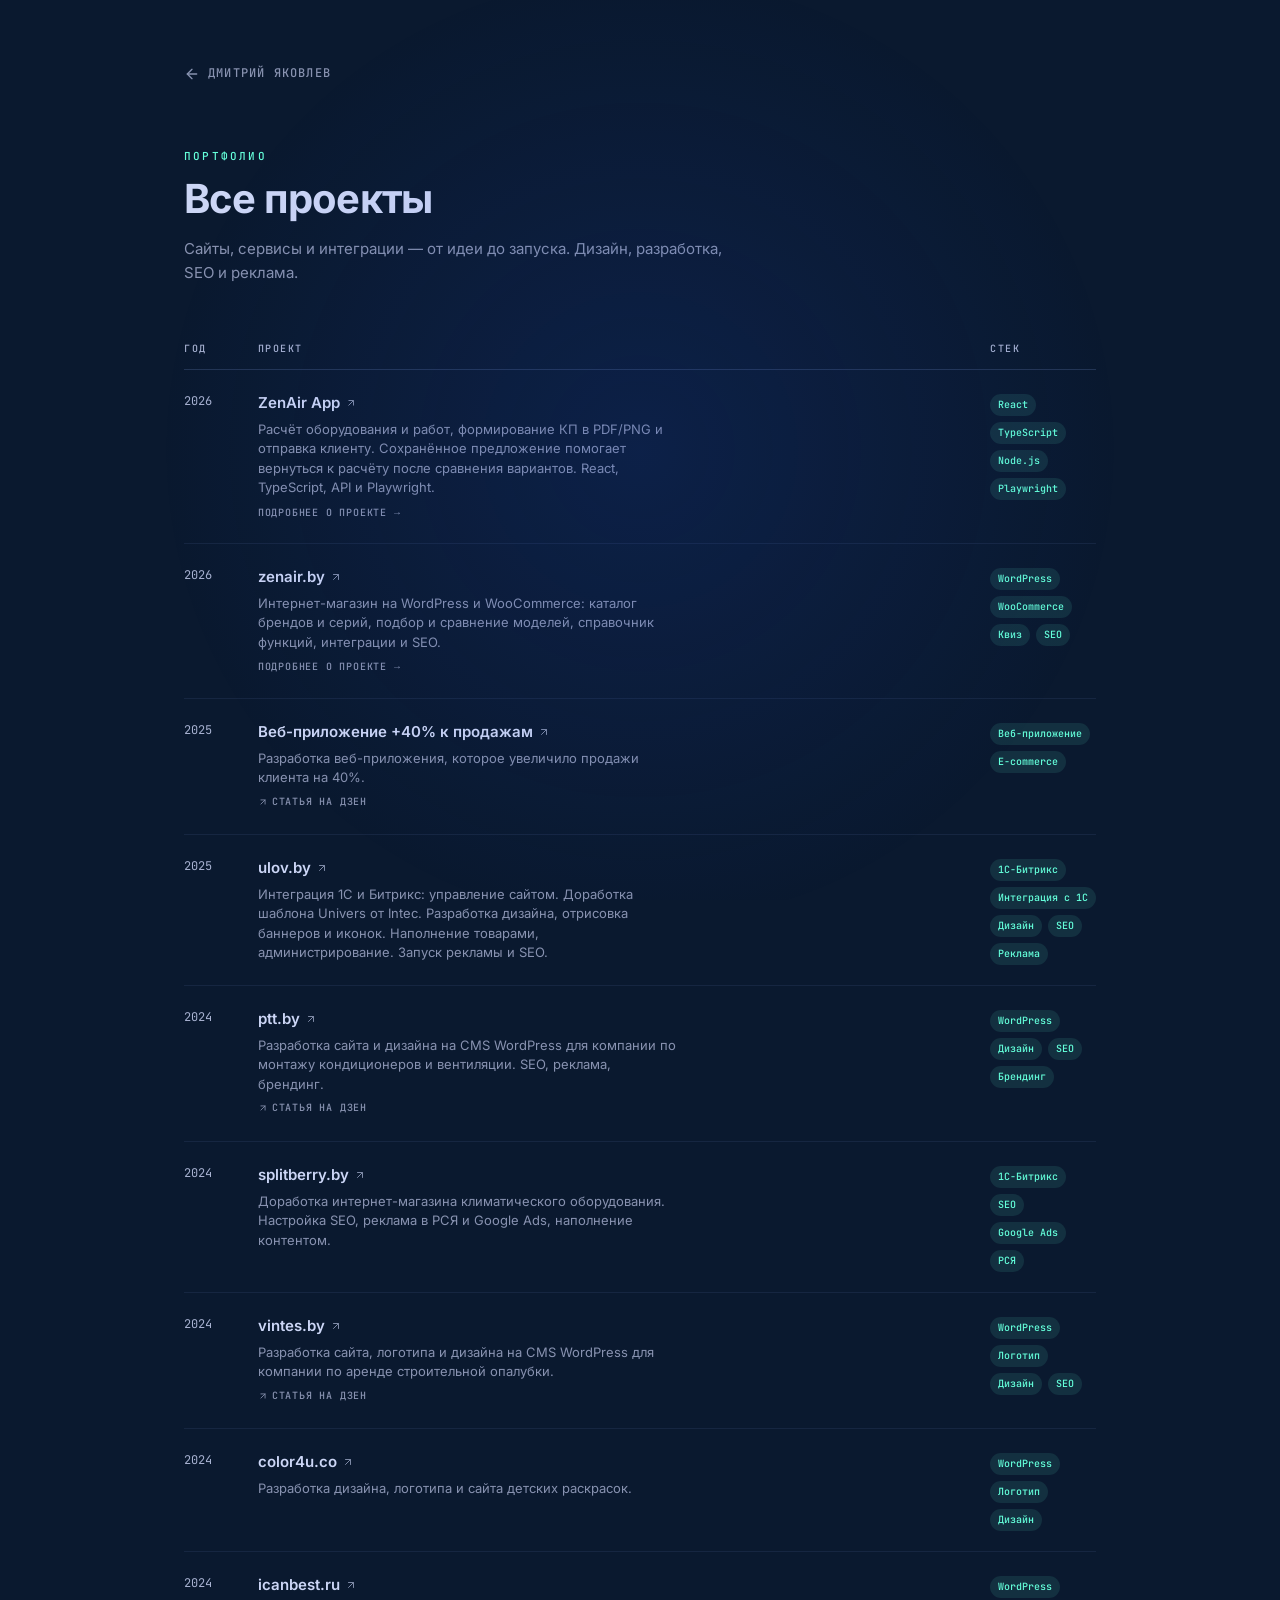
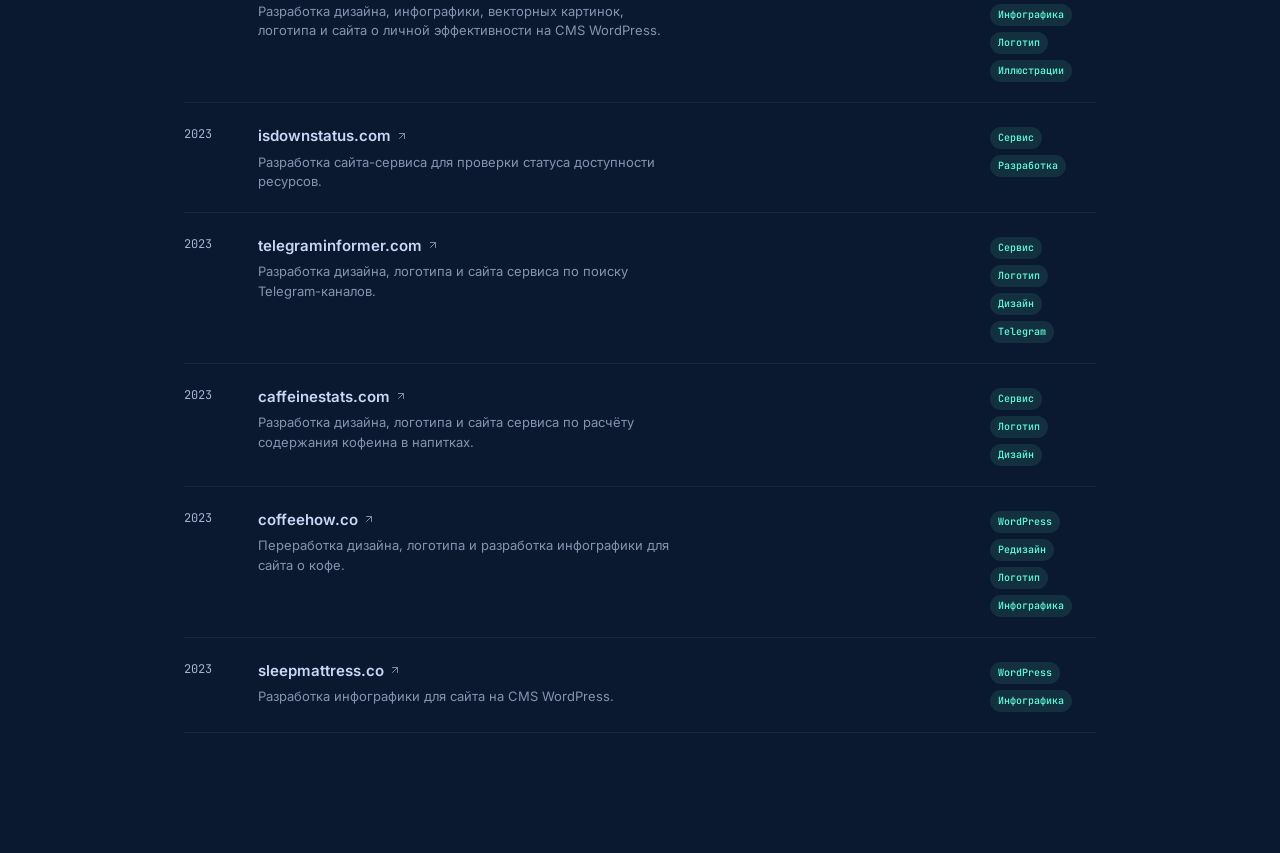
<file: projects/index.html>
<!DOCTYPE html>
<html lang="ru">
<head>
<meta charset="UTF-8">
<meta name="viewport" content="width=device-width, initial-scale=1.0">
<title>Все проекты — Дмитрий Яковлев</title>
<meta name="description" content="Все проекты Дмитрия Яковлева: разработка сайтов, дизайн, SEO, интеграции.">
<link rel="apple-touch-icon" sizes="180x180" href="/img/icons/apple-touch-icon.png">
<link rel="icon" type="image/png" sizes="32x32" href="/img/icons/favicon-32x32.png">
<link rel="icon" type="image/png" sizes="16x16" href="/img/icons/favicon-16x16.png">
<link rel="icon" href="/img/icons/favicon.ico">
<link rel="canonical" href="https://dmitryyakovlev.by/projects/">
<meta property="og:type" content="website">
<meta property="og:site_name" content="Дмитрий Яковлев">
<meta property="og:locale" content="ru_RU">
<meta property="og:title" content="Все проекты — Дмитрий Яковлев">
<meta property="og:description" content="Все проекты Дмитрия Яковлева: разработка сайтов, дизайн, SEO, интеграции.">
<meta property="og:url" content="https://dmitryyakovlev.by/projects/">
<meta property="og:image" content="https://dmitryyakovlev.by/img/og-cover.png">
<meta property="og:image:width" content="1200">
<meta property="og:image:height" content="630">
<meta property="og:image:alt" content="Дмитрий Яковлев — QA, Веб-разработчик, SEO">
<meta name="twitter:card" content="summary_large_image">
<meta name="twitter:title" content="Все проекты — Дмитрий Яковлев">
<meta name="twitter:description" content="Все проекты Дмитрия Яковлева: разработка сайтов, дизайн, SEO, интеграции.">
<meta name="twitter:image" content="https://dmitryyakovlev.by/img/og-cover.png">
<style>
/* Self-hosted Inter + JetBrains Mono (Latin + Cyrillic). Inlined to avoid render-blocking request. */
@font-face { font-family: 'Inter'; font-style: normal; font-weight: 300 700; font-display: swap; src: url('/fonts/inter-cyrillic.woff2') format('woff2'); unicode-range: U+0301, U+0400-045F, U+0490-0491, U+04B0-04B1, U+2116; }
@font-face { font-family: 'Inter'; font-style: normal; font-weight: 300 700; font-display: swap; src: url('/fonts/inter-latin.woff2') format('woff2'); unicode-range: U+0000-00FF, U+0131, U+0152-0153, U+02BB-02BC, U+02C6, U+02DA, U+02DC, U+0304, U+0308, U+0329, U+2000-206F, U+20AC, U+2122, U+2191, U+2193, U+2212, U+2215, U+FEFF, U+FFFD; }
@font-face { font-family: 'JetBrains Mono'; font-style: normal; font-weight: 400 500; font-display: swap; src: url('/fonts/jetbrains-mono-cyrillic.woff2') format('woff2'); unicode-range: U+0301, U+0400-045F, U+0490-0491, U+04B0-04B1, U+2116; }
@font-face { font-family: 'JetBrains Mono'; font-style: normal; font-weight: 400 500; font-display: swap; src: url('/fonts/jetbrains-mono-latin.woff2') format('woff2'); unicode-range: U+0000-00FF, U+0131, U+0152-0153, U+02BB-02BC, U+02C6, U+02DA, U+02DC, U+0304, U+0308, U+0329, U+2000-206F, U+20AC, U+2122, U+2191, U+2193, U+2212, U+2215, U+FEFF, U+FFFD; }

:root {
  --bg: #0a192f;
  --bg-light: #112240;
  --bg-lightest: #233554;
  --slate: #8892b0;
  --slate-light: #a8b2d1;
  --slate-lightest: #ccd6f6;
  --white: #e6f1ff;
  --accent: #64ffda;
  --accent-tint: rgba(100, 255, 218, 0.1);
  --font-sans: 'Inter', -apple-system, sans-serif;
  --font-mono: 'JetBrains Mono', 'SF Mono', Menlo, monospace;
  --transition: cubic-bezier(0.645, 0.045, 0.355, 1);
}

* { margin: 0; padding: 0; box-sizing: border-box; }
html { scroll-behavior: smooth; }

body {
  background: var(--bg);
  color: var(--slate);
  font-family: var(--font-sans);
  font-size: 16px;
  line-height: 1.6;
  -webkit-font-smoothing: antialiased;
}

.spotlight {
  position: fixed;
  pointer-events: none;
  inset: 0;
  z-index: 30;
  background: radial-gradient(600px at var(--x, 50%) var(--y, 50%), rgba(29, 78, 216, 0.15), transparent 80%);
}

.page {
  max-width: 960px;
  margin: 0 auto;
  padding: 64px 24px 120px;
}

.back {
  display: inline-flex;
  align-items: center;
  gap: 8px;
  color: var(--slate);
  text-decoration: none;
  font-family: var(--font-mono);
  font-size: 12px;
  font-weight: 500;
  letter-spacing: 0.1em;
  text-transform: uppercase;
  margin-bottom: 64px;
  transition: color 0.2s var(--transition);
}
.back:hover { color: var(--accent); }
.back svg { width: 16px; height: 16px; transition: transform 0.2s var(--transition); }
.back:hover svg { transform: translateX(-3px); }

.page-header {
  margin-bottom: 56px;
}

.page-label {
  font-family: var(--font-mono);
  font-size: 11px;
  font-weight: 500;
  letter-spacing: 0.2em;
  text-transform: uppercase;
  color: var(--accent);
  margin-bottom: 12px;
}

.page-title {
  font-size: clamp(28px, 4vw, 40px);
  font-weight: 700;
  color: var(--slate-lightest);
  letter-spacing: -0.02em;
  line-height: 1.1;
  margin-bottom: 16px;
}

.page-desc {
  max-width: 560px;
  color: var(--slate);
  font-size: 15px;
}

/* Таблица проектов */
.projects-table {
  width: 100%;
  border-collapse: collapse;
}

.projects-table thead tr {
  border-bottom: 1px solid var(--bg-lightest);
}

.projects-table th {
  font-family: var(--font-mono);
  font-size: 10px;
  font-weight: 500;
  letter-spacing: 0.15em;
  text-transform: uppercase;
  color: var(--slate-light);
  padding: 0 16px 12px 0;
  text-align: left;
  white-space: nowrap;
}

.projects-table th:last-child { padding-right: 0; }

.projects-table tbody tr {
  border-bottom: 1px solid rgba(35, 53, 84, 0.5);
  transition: background 0.15s var(--transition);
}

.projects-table tbody tr:hover {
  background: rgba(17, 34, 64, 0.6);
}

.projects-table td {
  padding: 20px 16px 20px 0;
  vertical-align: top;
}

.projects-table td:last-child { padding-right: 0; }

.td-year {
  font-family: var(--font-mono);
  font-size: 12px;
  color: var(--slate-light);
  white-space: nowrap;
  padding-top: 22px !important;
}

.td-name {
  min-width: 180px;
}

.project-name {
  font-size: 15px;
  font-weight: 600;
  color: var(--slate-lightest);
  display: inline-flex;
  align-items: center;
  gap: 5px;
  text-decoration: none;
  transition: color 0.2s var(--transition);
  line-height: 1.3;
}

.project-name:hover { color: var(--accent); }

.project-name svg {
  width: 12px;
  height: 12px;
  flex-shrink: 0;
  opacity: 0.6;
  transition: opacity 0.2s, transform 0.2s var(--transition);
}

.project-name:hover svg {
  opacity: 1;
  transform: translate(2px, -2px);
}

.project-desc {
  font-size: 13px;
  color: var(--slate);
  margin-top: 4px;
  line-height: 1.5;
  max-width: 420px;
}

.dzen-link {
  display: inline-flex;
  align-items: center;
  gap: 4px;
  margin-top: 6px;
  font-family: var(--font-mono);
  font-size: 10px;
  font-weight: 500;
  letter-spacing: 0.08em;
  text-transform: uppercase;
  color: var(--slate);
  text-decoration: none;
  border-bottom: 1px dotted transparent;
  transition: color 0.2s, border-color 0.2s;
}
.dzen-link:hover { color: var(--accent); border-color: var(--accent); }
.dzen-link svg { width: 10px; height: 10px; }

.td-tags {
  width: 1%;
}

.tags {
  display: flex;
  flex-wrap: wrap;
  gap: 6px;
  padding-top: 4px;
}

.tag {
  font-family: var(--font-mono);
  font-size: 10px;
  font-weight: 500;
  padding: 3px 8px;
  background: var(--accent-tint);
  color: var(--accent);
  border-radius: 999px;
  white-space: nowrap;
}

/* Мобильная версия — скрыть таблицу, показать карточки */
@media (max-width: 680px) {
  .projects-table thead { display: none; }

  .projects-table, .projects-table tbody, .projects-table tr, .projects-table td {
    display: block;
    width: 100%;
  }

  .projects-table tbody tr {
    padding: 20px 0;
    border-bottom: 1px solid var(--bg-lightest);
  }

  .projects-table td {
    padding: 0 0 8px;
  }

  .td-year {
    padding-top: 0 !important;
    font-size: 11px;
    color: var(--accent);
  }

  .td-tags { width: 100%; }

  .project-desc { max-width: 100%; }
}
</style>
</head>
<body>

<div class="spotlight" id="spotlight"></div>

<div class="page">
  <a href="/" class="back">
    <svg viewBox="0 0 24 24" fill="none" stroke="currentColor" stroke-width="2" stroke-linecap="round" stroke-linejoin="round"><line x1="19" y1="12" x2="5" y2="12"/><polyline points="12 19 5 12 12 5"/></svg>
    Дмитрий Яковлев
  </a>

  <header class="page-header">
    <p class="page-label">Портфолио</p>
    <h1 class="page-title">Все проекты</h1>
    <p class="page-desc">Сайты, сервисы и интеграции — от идеи до запуска. Дизайн, разработка, SEO и реклама.</p>
  </header>

  <table class="projects-table">
    <thead>
      <tr>
        <th>Год</th>
        <th>Проект</th>
        <th>Стек</th>
      </tr>
    </thead>
    <tbody>
<tr><td class="td-year">2026</td><td class="td-name"><a href="/projects/zenair-app.html" class="project-name">ZenAir App <svg viewBox="0 0 24 24" fill="none" stroke="currentColor" stroke-width="2" aria-hidden="true"><path d="M7 17 17 7M7 7h10v10"/></svg></a><p class="project-desc">Расчёт оборудования и работ, формирование КП в PDF/PNG и отправка клиенту. Сохранённое предложение помогает вернуться к расчёту после сравнения вариантов. React, TypeScript, API и Playwright.</p><a href="/projects/zenair-app.html" class="dzen-link">Подробнее о проекте →</a></td><td class="td-tags"><div class="tags"><span class="tag">React</span><span class="tag">TypeScript</span><span class="tag">Node.js</span><span class="tag">Playwright</span></div></td></tr>

      <tr>
        <td class="td-year">2026</td>
        <td class="td-name">
          <a href="https://zenair.by/" target="_blank" rel="sponsored noopener" class="project-name">
            zenair.by
            <svg viewBox="0 0 24 24" fill="none" stroke="currentColor" stroke-width="2" stroke-linecap="round" stroke-linejoin="round"><line x1="7" y1="17" x2="17" y2="7"/><polyline points="7 7 17 7 17 17"/></svg>
          </a>
          <p class="project-desc">Интернет-магазин на WordPress и WooCommerce: каталог брендов и серий, подбор и сравнение моделей, справочник функций, интеграции и SEO.</p>
          <a href="/projects/zenair.html" class="dzen-link">Подробнее о проекте →</a>
        </td>
        <td class="td-tags">
          <div class="tags">
            <span class="tag">WordPress</span>
            <span class="tag">WooCommerce</span>
            <span class="tag">Квиз</span>
            <span class="tag">SEO</span>
          </div>
        </td>
      </tr>

      <tr>
        <td class="td-year">2025</td>
        <td class="td-name">
          <a href="https://dzen.ru/a/aIx-BYs8iiGuP5gK" target="_blank" rel="noopener" class="project-name">
            Веб-приложение +40% к продажам
            <svg viewBox="0 0 24 24" fill="none" stroke="currentColor" stroke-width="2" stroke-linecap="round" stroke-linejoin="round"><line x1="7" y1="17" x2="17" y2="7"/><polyline points="7 7 17 7 17 17"/></svg>
          </a>
          <p class="project-desc">Разработка веб-приложения, которое увеличило продажи клиента на 40%.</p>
          <a href="https://dzen.ru/a/aIx-BYs8iiGuP5gK" target="_blank" rel="noopener" class="dzen-link">
            <svg viewBox="0 0 24 24" fill="none" stroke="currentColor" stroke-width="2" stroke-linecap="round" stroke-linejoin="round"><line x1="7" y1="17" x2="17" y2="7"/><polyline points="7 7 17 7 17 17"/></svg>
            Статья на Дзен
          </a>
        </td>
        <td class="td-tags">
          <div class="tags">
            <span class="tag">Веб-приложение</span>
            <span class="tag">E-commerce</span>
          </div>
        </td>
      </tr>

      <tr>
        <td class="td-year">2025</td>
        <td class="td-name">
          <a href="https://ulov.by" target="_blank" rel="noopener" class="project-name">
            ulov.by
            <svg viewBox="0 0 24 24" fill="none" stroke="currentColor" stroke-width="2" stroke-linecap="round" stroke-linejoin="round"><line x1="7" y1="17" x2="17" y2="7"/><polyline points="7 7 17 7 17 17"/></svg>
          </a>
          <p class="project-desc">Интеграция 1С и Битрикс: управление сайтом. Доработка шаблона Univers от Intec. Разработка дизайна, отрисовка баннеров и иконок. Наполнение товарами, администрирование. Запуск рекламы и SEO.</p>
        </td>
        <td class="td-tags">
          <div class="tags">
            <span class="tag">1С-Битрикс</span>
            <span class="tag">Интеграция с 1С</span>
            <span class="tag">Дизайн</span>
            <span class="tag">SEO</span>
            <span class="tag">Реклама</span>
          </div>
        </td>
      </tr>

      <tr>
        <td class="td-year">2024</td>
        <td class="td-name">
          <a href="https://ptt.by" target="_blank" rel="noopener" class="project-name">
            ptt.by
            <svg viewBox="0 0 24 24" fill="none" stroke="currentColor" stroke-width="2" stroke-linecap="round" stroke-linejoin="round"><line x1="7" y1="17" x2="17" y2="7"/><polyline points="7 7 17 7 17 17"/></svg>
          </a>
          <p class="project-desc">Разработка сайта и дизайна на CMS WordPress для компании по монтажу кондиционеров и вентиляции. SEO, реклама, брендинг.</p>
          <a href="https://dzen.ru/a/aIG9CYmLr1s6dcBG" target="_blank" rel="noopener" class="dzen-link">
            <svg viewBox="0 0 24 24" fill="none" stroke="currentColor" stroke-width="2" stroke-linecap="round" stroke-linejoin="round"><line x1="7" y1="17" x2="17" y2="7"/><polyline points="7 7 17 7 17 17"/></svg>
            Статья на Дзен
          </a>
        </td>
        <td class="td-tags">
          <div class="tags">
            <span class="tag">WordPress</span>
            <span class="tag">Дизайн</span>
            <span class="tag">SEO</span>
            <span class="tag">Брендинг</span>
          </div>
        </td>
      </tr>

      <tr>
        <td class="td-year">2024</td>
        <td class="td-name">
          <a href="https://splitberry.by" target="_blank" rel="noopener" class="project-name">
            splitberry.by
            <svg viewBox="0 0 24 24" fill="none" stroke="currentColor" stroke-width="2" stroke-linecap="round" stroke-linejoin="round"><line x1="7" y1="17" x2="17" y2="7"/><polyline points="7 7 17 7 17 17"/></svg>
          </a>
          <p class="project-desc">Доработка интернет-магазина климатического оборудования. Настройка SEO, реклама в РСЯ и Google Ads, наполнение контентом.</p>
        </td>
        <td class="td-tags">
          <div class="tags">
            <span class="tag">1С-Битрикс</span>
            <span class="tag">SEO</span>
            <span class="tag">Google Ads</span>
            <span class="tag">РСЯ</span>
          </div>
        </td>
      </tr>

      <tr>
        <td class="td-year">2024</td>
        <td class="td-name">
          <a href="https://vintes.by" target="_blank" rel="noopener" class="project-name">
            vintes.by
            <svg viewBox="0 0 24 24" fill="none" stroke="currentColor" stroke-width="2" stroke-linecap="round" stroke-linejoin="round"><line x1="7" y1="17" x2="17" y2="7"/><polyline points="7 7 17 7 17 17"/></svg>
          </a>
          <p class="project-desc">Разработка сайта, логотипа и дизайна на CMS WordPress для компании по аренде строительной опалубки.</p>
          <a href="https://dzen.ru/a/aH6TU0qCAA5vDidC" target="_blank" rel="noopener" class="dzen-link">
            <svg viewBox="0 0 24 24" fill="none" stroke="currentColor" stroke-width="2" stroke-linecap="round" stroke-linejoin="round"><line x1="7" y1="17" x2="17" y2="7"/><polyline points="7 7 17 7 17 17"/></svg>
            Статья на Дзен
          </a>
        </td>
        <td class="td-tags">
          <div class="tags">
            <span class="tag">WordPress</span>
            <span class="tag">Логотип</span>
            <span class="tag">Дизайн</span>
            <span class="tag">SEO</span>
          </div>
        </td>
      </tr>

      <tr>
        <td class="td-year">2024</td>
        <td class="td-name">
          <a href="https://color4u.co" target="_blank" rel="noopener" class="project-name">
            color4u.co
            <svg viewBox="0 0 24 24" fill="none" stroke="currentColor" stroke-width="2" stroke-linecap="round" stroke-linejoin="round"><line x1="7" y1="17" x2="17" y2="7"/><polyline points="7 7 17 7 17 17"/></svg>
          </a>
          <p class="project-desc">Разработка дизайна, логотипа и сайта детских раскрасок.</p>
        </td>
        <td class="td-tags">
          <div class="tags">
            <span class="tag">WordPress</span>
            <span class="tag">Логотип</span>
            <span class="tag">Дизайн</span>
          </div>
        </td>
      </tr>

      <tr>
        <td class="td-year">2024</td>
        <td class="td-name">
          <a href="https://icanbest.ru" target="_blank" rel="noopener" class="project-name">
            icanbest.ru
            <svg viewBox="0 0 24 24" fill="none" stroke="currentColor" stroke-width="2" stroke-linecap="round" stroke-linejoin="round"><line x1="7" y1="17" x2="17" y2="7"/><polyline points="7 7 17 7 17 17"/></svg>
          </a>
          <p class="project-desc">Разработка дизайна, инфографики, векторных картинок, логотипа и сайта о личной эффективности на CMS WordPress.</p>
        </td>
        <td class="td-tags">
          <div class="tags">
            <span class="tag">WordPress</span>
            <span class="tag">Инфографика</span>
            <span class="tag">Логотип</span>
            <span class="tag">Иллюстрации</span>
          </div>
        </td>
      </tr>

      <tr>
        <td class="td-year">2023</td>
        <td class="td-name">
          <a href="https://isdownstatus.com" target="_blank" rel="noopener" class="project-name">
            isdownstatus.com
            <svg viewBox="0 0 24 24" fill="none" stroke="currentColor" stroke-width="2" stroke-linecap="round" stroke-linejoin="round"><line x1="7" y1="17" x2="17" y2="7"/><polyline points="7 7 17 7 17 17"/></svg>
          </a>
          <p class="project-desc">Разработка сайта-сервиса для проверки статуса доступности ресурсов.</p>
        </td>
        <td class="td-tags">
          <div class="tags">
            <span class="tag">Сервис</span>
            <span class="tag">Разработка</span>
          </div>
        </td>
      </tr>

      <tr>
        <td class="td-year">2023</td>
        <td class="td-name">
          <a href="https://telegraminformer.com" target="_blank" rel="noopener" class="project-name">
            telegraminformer.com
            <svg viewBox="0 0 24 24" fill="none" stroke="currentColor" stroke-width="2" stroke-linecap="round" stroke-linejoin="round"><line x1="7" y1="17" x2="17" y2="7"/><polyline points="7 7 17 7 17 17"/></svg>
          </a>
          <p class="project-desc">Разработка дизайна, логотипа и сайта сервиса по поиску Telegram-каналов.</p>
        </td>
        <td class="td-tags">
          <div class="tags">
            <span class="tag">Сервис</span>
            <span class="tag">Логотип</span>
            <span class="tag">Дизайн</span>
            <span class="tag">Telegram</span>
          </div>
        </td>
      </tr>

      <tr>
        <td class="td-year">2023</td>
        <td class="td-name">
          <a href="https://caffeinestats.com" target="_blank" rel="noopener" class="project-name">
            caffeinestats.com
            <svg viewBox="0 0 24 24" fill="none" stroke="currentColor" stroke-width="2" stroke-linecap="round" stroke-linejoin="round"><line x1="7" y1="17" x2="17" y2="7"/><polyline points="7 7 17 7 17 17"/></svg>
          </a>
          <p class="project-desc">Разработка дизайна, логотипа и сайта сервиса по расчёту содержания кофеина в напитках.</p>
        </td>
        <td class="td-tags">
          <div class="tags">
            <span class="tag">Сервис</span>
            <span class="tag">Логотип</span>
            <span class="tag">Дизайн</span>
          </div>
        </td>
      </tr>

      <tr>
        <td class="td-year">2023</td>
        <td class="td-name">
          <a href="https://coffeehow.co" target="_blank" rel="noopener" class="project-name">
            coffeehow.co
            <svg viewBox="0 0 24 24" fill="none" stroke="currentColor" stroke-width="2" stroke-linecap="round" stroke-linejoin="round"><line x1="7" y1="17" x2="17" y2="7"/><polyline points="7 7 17 7 17 17"/></svg>
          </a>
          <p class="project-desc">Переработка дизайна, логотипа и разработка инфографики для сайта о кофе.</p>
        </td>
        <td class="td-tags">
          <div class="tags">
            <span class="tag">WordPress</span>
            <span class="tag">Редизайн</span>
            <span class="tag">Логотип</span>
            <span class="tag">Инфографика</span>
          </div>
        </td>
      </tr>

      <tr>
        <td class="td-year">2023</td>
        <td class="td-name">
          <a href="https://sleepmattress.co" target="_blank" rel="noopener" class="project-name">
            sleepmattress.co
            <svg viewBox="0 0 24 24" fill="none" stroke="currentColor" stroke-width="2" stroke-linecap="round" stroke-linejoin="round"><line x1="7" y1="17" x2="17" y2="7"/><polyline points="7 7 17 7 17 17"/></svg>
          </a>
          <p class="project-desc">Разработка инфографики для сайта на CMS WordPress.</p>
        </td>
        <td class="td-tags">
          <div class="tags">
            <span class="tag">WordPress</span>
            <span class="tag">Инфографика</span>
          </div>
        </td>
      </tr>

    </tbody>
  </table>
</div>

<script>
const spotlight = document.getElementById('spotlight');
document.addEventListener('mousemove', (e) => {
  spotlight.style.setProperty('--x', e.clientX + 'px');
  spotlight.style.setProperty('--y', e.clientY + 'px');
});
</script>

</body>
</html>
</file>
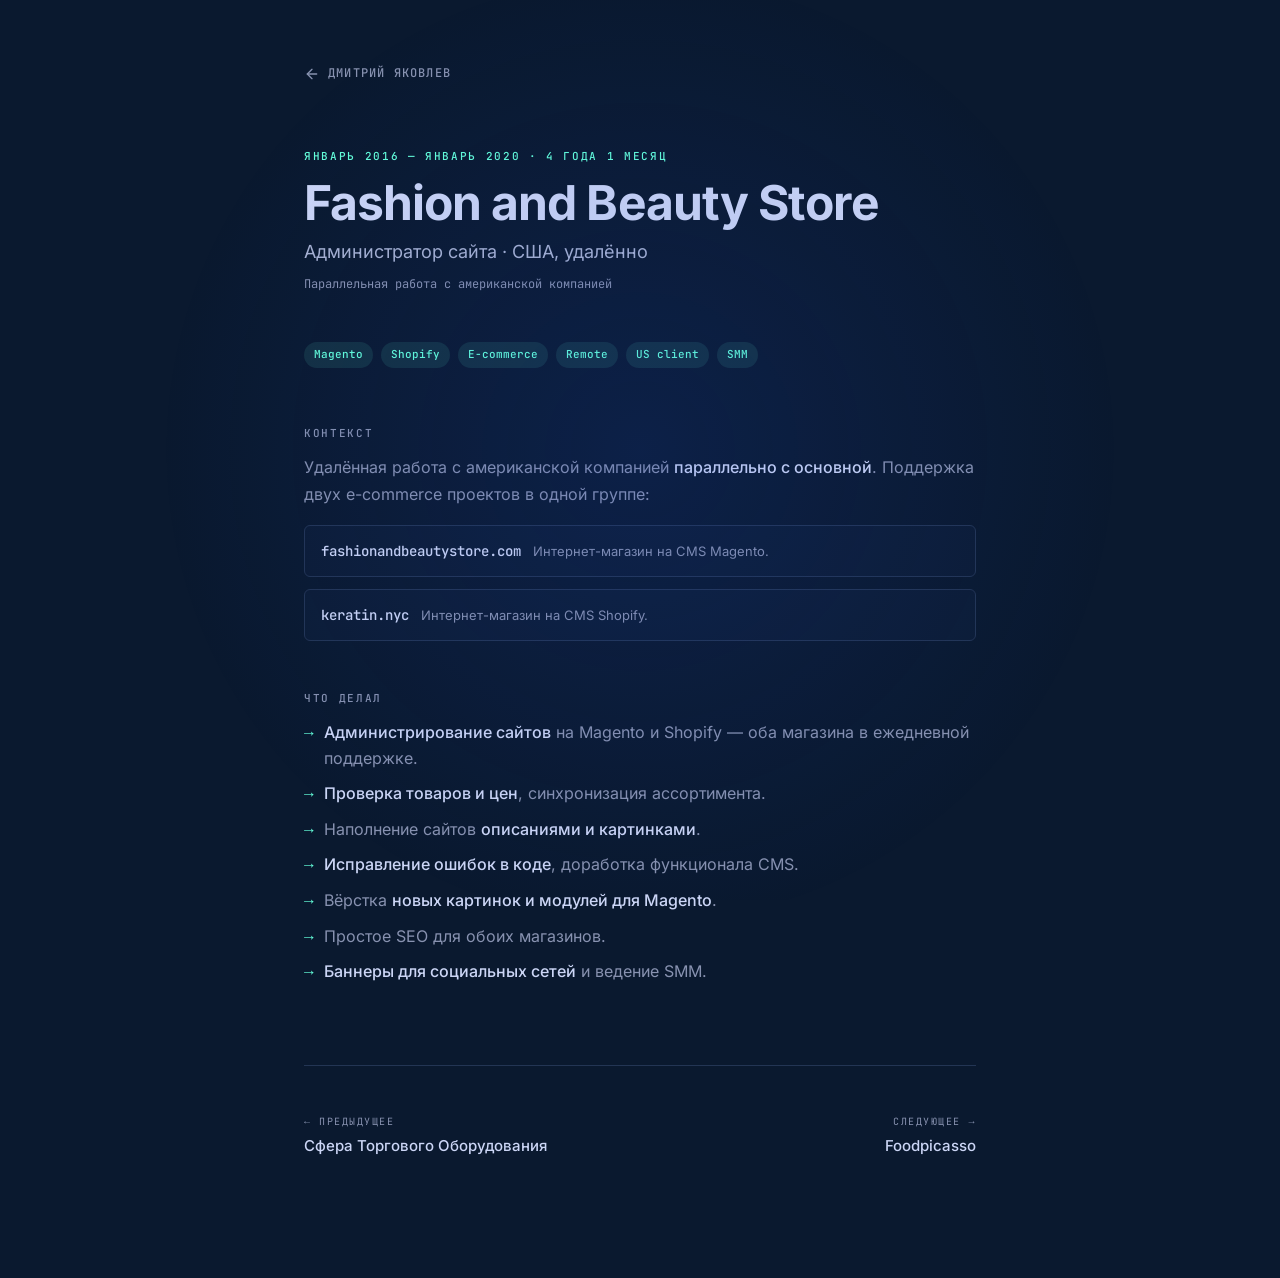
<file: experience/fashion-beauty.html>
<!DOCTYPE html>
<html lang="ru">
<head>
<meta charset="UTF-8">
<meta name="viewport" content="width=device-width, initial-scale=1.0">
<title>Fashion and Beauty Store (США) — Дмитрий Яковлев</title>
<meta name="description" content="Администратор сайта в Fashion and Beauty Store (США) — Magento и Shopify, поддержка двух e-commerce проектов.">
<link rel="icon" href="/img/icons/favicon.ico">
<link rel="canonical" href="https://dmitryyakovlev.by/experience/fashion-beauty.html">
<meta property="og:type" content="article">
<meta property="og:site_name" content="Дмитрий Яковлев">
<meta property="og:locale" content="ru_RU">
<meta property="og:title" content="Fashion and Beauty Store (США) — Дмитрий Яковлев">
<meta property="og:description" content="Администратор сайта в Fashion and Beauty Store (США) — Magento и Shopify, поддержка двух e-commerce проектов.">
<meta property="og:url" content="https://dmitryyakovlev.by/experience/fashion-beauty.html">
<meta property="og:image" content="https://dmitryyakovlev.by/img/og-cover.png">
<meta property="og:image:width" content="1200">
<meta property="og:image:height" content="630">
<meta property="og:image:alt" content="Дмитрий Яковлев — QA, Веб-разработчик, SEO">
<meta name="twitter:card" content="summary_large_image">
<meta name="twitter:title" content="Fashion and Beauty Store (США) — Дмитрий Яковлев">
<meta name="twitter:description" content="Администратор сайта в Fashion and Beauty Store (США) — Magento и Shopify, поддержка двух e-commerce проектов.">
<meta name="twitter:image" content="https://dmitryyakovlev.by/img/og-cover.png">
<style>
/* Self-hosted Inter + JetBrains Mono (Latin + Cyrillic). Inlined to avoid render-blocking request. */
@font-face { font-family: 'Inter'; font-style: normal; font-weight: 300 700; font-display: swap; src: url('/fonts/inter-cyrillic.woff2') format('woff2'); unicode-range: U+0301, U+0400-045F, U+0490-0491, U+04B0-04B1, U+2116; }
@font-face { font-family: 'Inter'; font-style: normal; font-weight: 300 700; font-display: swap; src: url('/fonts/inter-latin.woff2') format('woff2'); unicode-range: U+0000-00FF, U+0131, U+0152-0153, U+02BB-02BC, U+02C6, U+02DA, U+02DC, U+0304, U+0308, U+0329, U+2000-206F, U+20AC, U+2122, U+2191, U+2193, U+2212, U+2215, U+FEFF, U+FFFD; }
@font-face { font-family: 'JetBrains Mono'; font-style: normal; font-weight: 400 500; font-display: swap; src: url('/fonts/jetbrains-mono-cyrillic.woff2') format('woff2'); unicode-range: U+0301, U+0400-045F, U+0490-0491, U+04B0-04B1, U+2116; }
@font-face { font-family: 'JetBrains Mono'; font-style: normal; font-weight: 400 500; font-display: swap; src: url('/fonts/jetbrains-mono-latin.woff2') format('woff2'); unicode-range: U+0000-00FF, U+0131, U+0152-0153, U+02BB-02BC, U+02C6, U+02DA, U+02DC, U+0304, U+0308, U+0329, U+2000-206F, U+20AC, U+2122, U+2191, U+2193, U+2212, U+2215, U+FEFF, U+FFFD; }

:root {
  --bg: #0a192f;
  --bg-light: #112240;
  --bg-lightest: #233554;
  --slate: #8892b0;
  --slate-light: #a8b2d1;
  --slate-lightest: #ccd6f6;
  --white: #e6f1ff;
  --accent: #64ffda;
  --accent-tint: rgba(100, 255, 218, 0.1);
  --font-sans: 'Inter', -apple-system, sans-serif;
  --font-mono: 'JetBrains Mono', 'SF Mono', Menlo, monospace;
  --transition: cubic-bezier(0.645, 0.045, 0.355, 1);
}

* { margin: 0; padding: 0; box-sizing: border-box; }
html { scroll-behavior: smooth; }

body {
  background: var(--bg); color: var(--slate);
  font-family: var(--font-sans); font-size: 16px; line-height: 1.6;
  -webkit-font-smoothing: antialiased;
}

.spotlight {
  position: fixed; pointer-events: none; inset: 0; z-index: 30;
  background: radial-gradient(600px at var(--x, 50%) var(--y, 50%), rgba(29, 78, 216, 0.15), transparent 80%);
}

.page { max-width: 720px; margin: 0 auto; padding: 64px 24px 120px; }

.back {
  display: inline-flex; align-items: center; gap: 8px;
  color: var(--slate); text-decoration: none;
  font-family: var(--font-mono); font-size: 12px; font-weight: 500;
  letter-spacing: 0.1em; text-transform: uppercase;
  margin-bottom: 64px; transition: color 0.2s var(--transition);
}
.back:hover { color: var(--accent); }
.back svg { width: 16px; height: 16px; transition: transform 0.2s var(--transition); }
.back:hover svg { transform: translateX(-3px); }

.exp-year {
  font-family: var(--font-mono); font-size: 11px; font-weight: 500;
  letter-spacing: 0.15em; text-transform: uppercase;
  color: var(--accent); margin-bottom: 12px;
}

.exp-title {
  font-size: clamp(32px, 6vw, 48px); font-weight: 700;
  color: var(--slate-lightest); letter-spacing: -0.02em;
  line-height: 1.1; margin-bottom: 8px;
}

.exp-company { font-size: 18px; font-weight: 400; color: var(--slate-light); margin-bottom: 8px; }
.exp-position { font-family: var(--font-mono); font-size: 12px; color: var(--slate); margin-bottom: 48px; }

.tags { display: flex; flex-wrap: wrap; gap: 8px; margin-bottom: 56px; }

.tag {
  font-family: var(--font-mono); font-size: 11px; font-weight: 500;
  padding: 4px 10px; background: var(--accent-tint);
  color: var(--accent); border-radius: 999px;
}

.exp-section { margin-bottom: 48px; }

.exp-section-title {
  font-family: var(--font-mono); font-size: 11px; font-weight: 500;
  letter-spacing: 0.15em; text-transform: uppercase;
  color: var(--accent); margin-bottom: 16px;
}

.exp-section p { color: var(--slate); margin-bottom: 12px; line-height: 1.7; }
.exp-section p:last-child { margin-bottom: 0; }
.exp-section strong { color: var(--slate-lightest); font-weight: 500; }

.tasks-list { list-style: none; padding: 0; margin: 0; display: grid; gap: 10px; }
.tasks-list li { padding-left: 20px; position: relative; color: var(--slate); line-height: 1.6; }
.tasks-list li::before {
  content: '→'; position: absolute; left: 0;
  color: var(--accent); font-family: var(--font-mono);
}
.tasks-list strong { color: var(--slate-lightest); font-weight: 500; }

.sites-grid { display: grid; gap: 12px; margin-top: 16px; }
.site-card {
  display: flex; align-items: baseline; gap: 12px;
  padding: 14px 16px;
  background: rgba(17, 34, 64, 0.4);
  border: 1px solid var(--bg-lightest);
  border-radius: 6px;
}
.site-name {
  font-family: var(--font-mono); font-size: 14px; font-weight: 500;
  color: var(--slate-lightest); white-space: nowrap;
}
.site-desc { font-size: 13px; color: var(--slate); line-height: 1.5; }

@media (max-width: 540px) {
  .site-card { flex-direction: column; align-items: flex-start; gap: 4px; }
}

.exp-nav {
  border-top: 1px solid var(--bg-lightest);
  padding-top: 48px; margin-top: 80px;
  display: flex; justify-content: space-between; align-items: center; gap: 24px;
}
.exp-nav a { display: flex; flex-direction: column; gap: 4px; text-decoration: none; transition: color 0.2s var(--transition); }
.exp-nav a:last-child { align-items: flex-end; }
.exp-nav-label { font-family: var(--font-mono); font-size: 10px; letter-spacing: 0.15em; text-transform: uppercase; color: var(--slate); }
.exp-nav-title { font-size: 15px; font-weight: 500; color: var(--slate-lightest); }
.exp-nav a:hover .exp-nav-title { color: var(--accent); }
</style>
</head>
<body>

<div class="spotlight" id="spotlight"></div>

<div class="page">

  <a href="/" class="back">
    <svg viewBox="0 0 24 24" fill="none" stroke="currentColor" stroke-width="2" stroke-linecap="round" stroke-linejoin="round">
      <line x1="19" y1="12" x2="5" y2="12"/><polyline points="12 19 5 12 12 5"/>
    </svg>
    Дмитрий Яковлев
  </a>

  <p class="exp-year">Январь 2016 — Январь 2020 · 4 года 1 месяц</p>
  <h1 class="exp-title">Fashion and Beauty Store</h1>
  <p class="exp-company">Администратор сайта · США, удалённо</p>
  <p class="exp-position">Параллельная работа с американской компанией</p>

  <div class="tags">
    <span class="tag">Magento</span>
    <span class="tag">Shopify</span>
    <span class="tag">E-commerce</span>
    <span class="tag">Remote</span>
    <span class="tag">US client</span>
    <span class="tag">SMM</span>
  </div>

  <div class="exp-section">
    <p class="exp-section-title">Контекст</p>
    <p>
      Удалённая работа с американской компанией <strong>параллельно с основной</strong>. Поддержка двух e-commerce проектов в одной группе:
    </p>
    <div class="sites-grid">
      <div class="site-card">
        <span class="site-name">fashionandbeautystore.com</span>
        <span class="site-desc">Интернет-магазин на CMS Magento.</span>
      </div>
      <div class="site-card">
        <span class="site-name">keratin.nyc</span>
        <span class="site-desc">Интернет-магазин на CMS Shopify.</span>
      </div>
    </div>
  </div>

  <div class="exp-section">
    <p class="exp-section-title">Что делал</p>
    <ul class="tasks-list">
      <li><strong>Администрирование сайтов</strong> на Magento и Shopify — оба магазина в ежедневной поддержке.</li>
      <li><strong>Проверка товаров и цен</strong>, синхронизация ассортимента.</li>
      <li>Наполнение сайтов <strong>описаниями и картинками</strong>.</li>
      <li><strong>Исправление ошибок в коде</strong>, доработка функционала CMS.</li>
      <li>Вёрстка <strong>новых картинок и модулей для Magento</strong>.</li>
      <li>Простое SEO для обоих магазинов.</li>
      <li><strong>Баннеры для социальных сетей</strong> и ведение SMM.</li>
    </ul>
  </div>

  <nav class="exp-nav">
    <a href="/experience/sfera-dev.html">
      <span class="exp-nav-label">← Предыдущее</span>
      <span class="exp-nav-title">Сфера Торгового Оборудования</span>
    </a>
    <a href="/experience/foodpicasso.html">
      <span class="exp-nav-label">Следующее →</span>
      <span class="exp-nav-title">Foodpicasso<!-- & Clever.by --></span>
    </a>
  </nav>

</div>

<script>
const spotlight = document.getElementById('spotlight');
document.addEventListener('mousemove', (e) => {
  spotlight.style.setProperty('--x', e.clientX + 'px');
  spotlight.style.setProperty('--y', e.clientY + 'px');
});
</script>

</body>
</html>
</file>
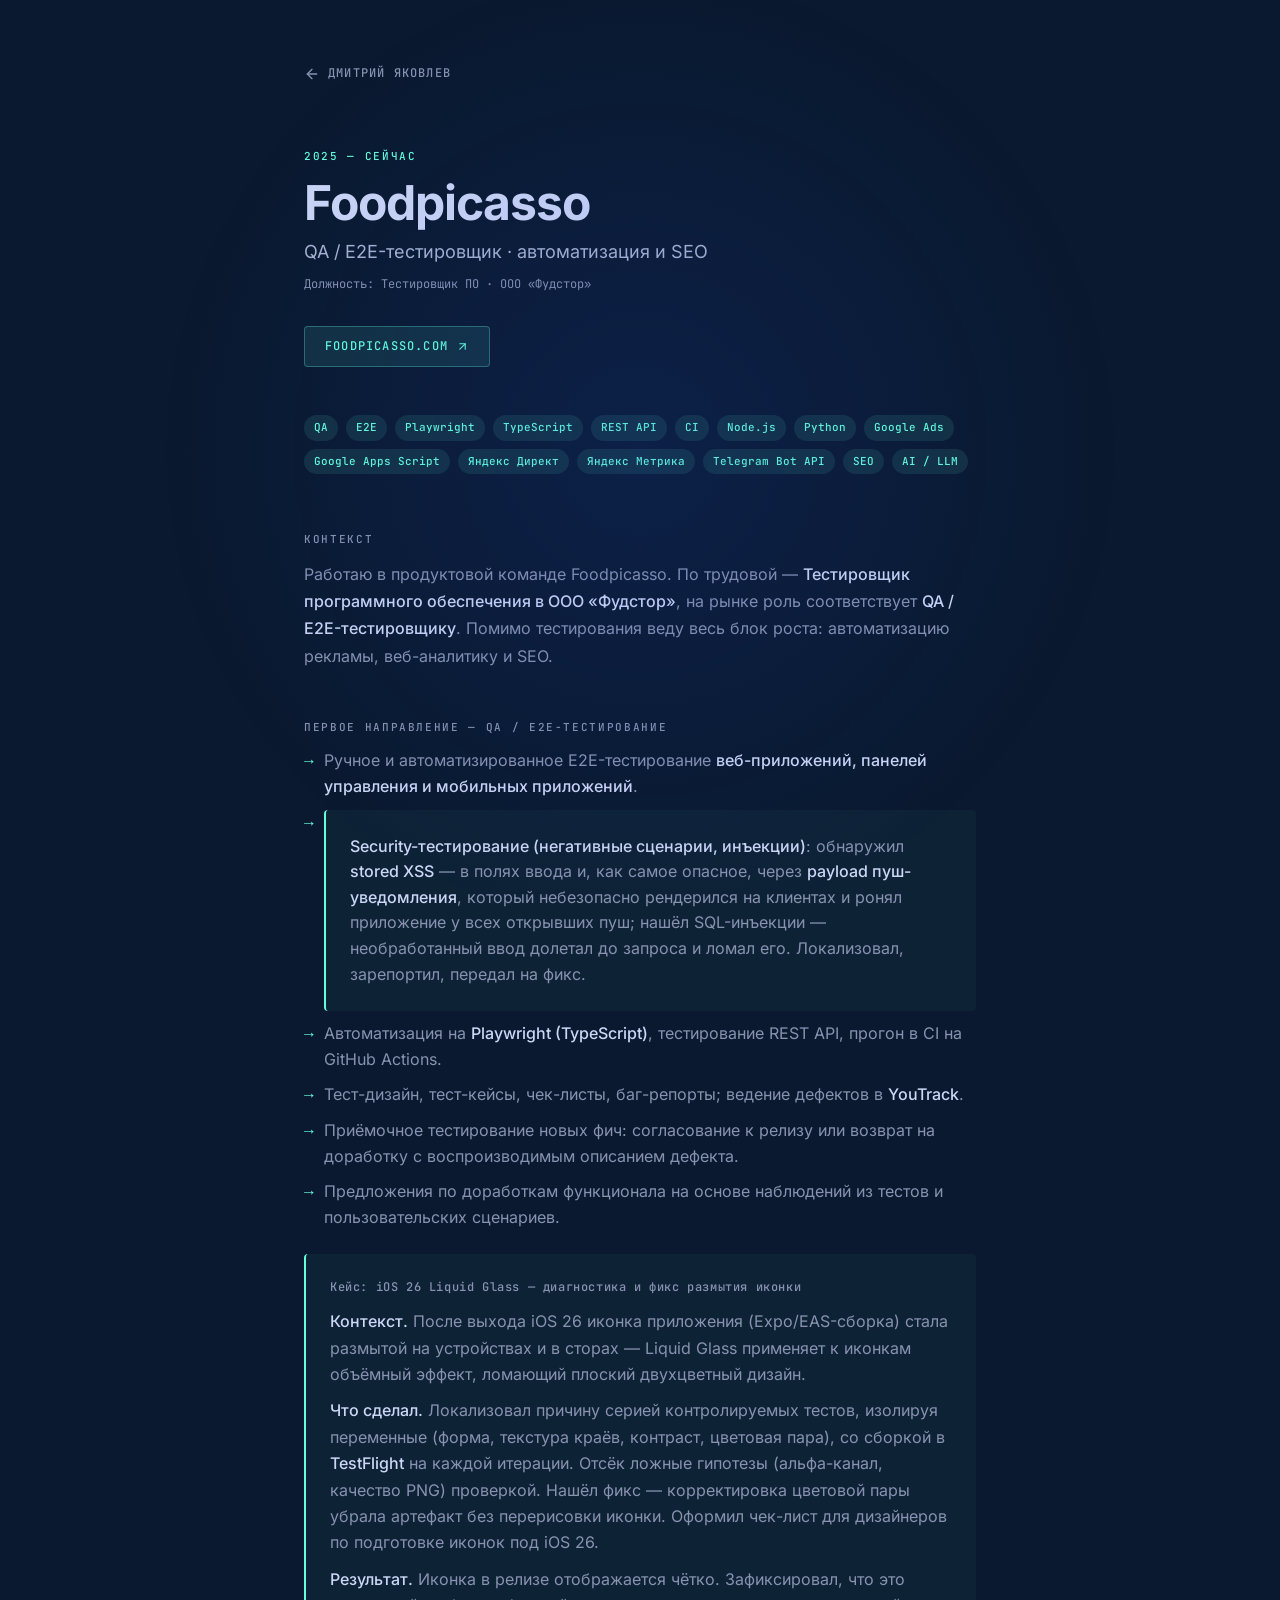
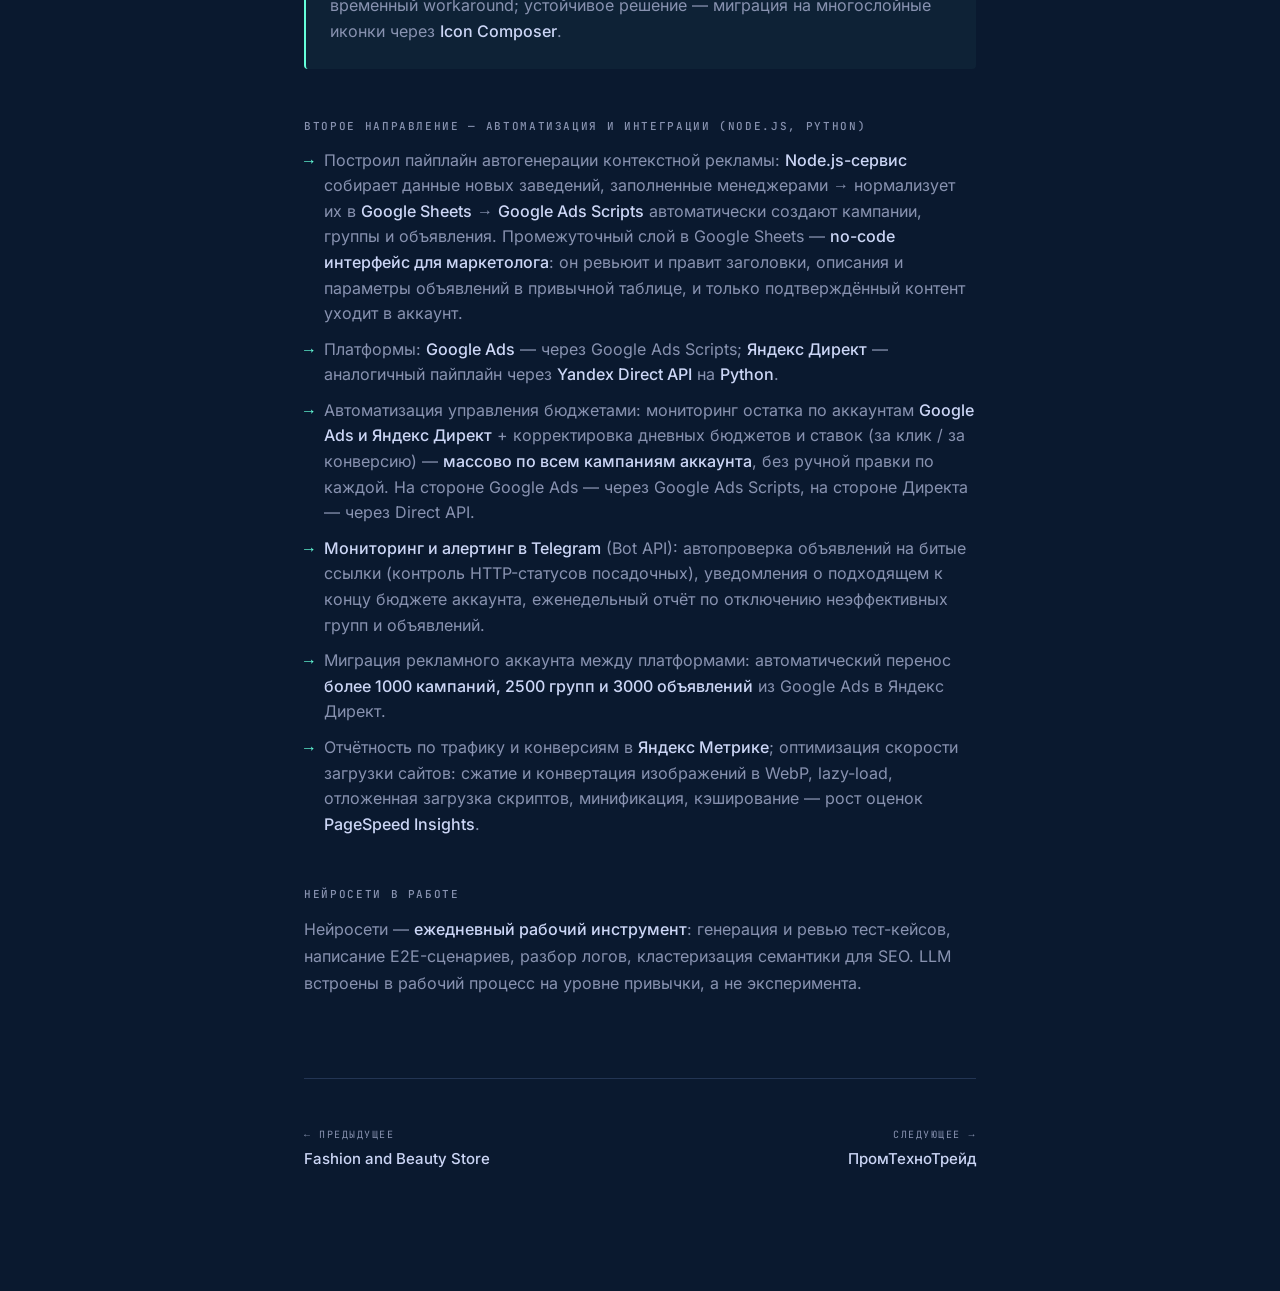
<file: experience/foodpicasso.html>
<!DOCTYPE html>
<html lang="ru">
<head>
<meta charset="UTF-8">
<meta name="viewport" content="width=device-width, initial-scale=1.0">
<title>Foodpicasso — Дмитрий Яковлев</title>
<meta name="description" content="QA / E2E-тестировщик в Foodpicasso: тестирование продукта, автоматизация рекламы на Node.js/Python (Google Ads Scripts, Yandex Direct API), SEO и веб-аналитика.">
<link rel="icon" href="/img/icons/favicon.ico">
<link rel="canonical" href="https://dmitryyakovlev.by/experience/foodpicasso.html">
<meta property="og:type" content="article">
<meta property="og:site_name" content="Дмитрий Яковлев">
<meta property="og:locale" content="ru_RU">
<meta property="og:title" content="Foodpicasso — Дмитрий Яковлев">
<meta property="og:description" content="QA / E2E-тестировщик в Foodpicasso: тестирование продукта, автоматизация рекламы на Node.js/Python (Google Ads Scripts, Yandex Direct API), SEO и веб-аналитика.">
<meta property="og:url" content="https://dmitryyakovlev.by/experience/foodpicasso.html">
<meta property="og:image" content="https://dmitryyakovlev.by/img/og-cover.png">
<meta property="og:image:width" content="1200">
<meta property="og:image:height" content="630">
<meta property="og:image:alt" content="Дмитрий Яковлев — QA, Веб-разработчик, SEO">
<meta name="twitter:card" content="summary_large_image">
<meta name="twitter:title" content="Foodpicasso — Дмитрий Яковлев">
<meta name="twitter:description" content="QA / E2E-тестировщик в Foodpicasso: тестирование продукта, автоматизация рекламы на Node.js/Python (Google Ads Scripts, Yandex Direct API), SEO и веб-аналитика.">
<meta name="twitter:image" content="https://dmitryyakovlev.by/img/og-cover.png">
<style>
/* Self-hosted Inter + JetBrains Mono (Latin + Cyrillic). Inlined to avoid render-blocking request. */
@font-face { font-family: 'Inter'; font-style: normal; font-weight: 300 700; font-display: swap; src: url('/fonts/inter-cyrillic.woff2') format('woff2'); unicode-range: U+0301, U+0400-045F, U+0490-0491, U+04B0-04B1, U+2116; }
@font-face { font-family: 'Inter'; font-style: normal; font-weight: 300 700; font-display: swap; src: url('/fonts/inter-latin.woff2') format('woff2'); unicode-range: U+0000-00FF, U+0131, U+0152-0153, U+02BB-02BC, U+02C6, U+02DA, U+02DC, U+0304, U+0308, U+0329, U+2000-206F, U+20AC, U+2122, U+2191, U+2193, U+2212, U+2215, U+FEFF, U+FFFD; }
@font-face { font-family: 'JetBrains Mono'; font-style: normal; font-weight: 400 500; font-display: swap; src: url('/fonts/jetbrains-mono-cyrillic.woff2') format('woff2'); unicode-range: U+0301, U+0400-045F, U+0490-0491, U+04B0-04B1, U+2116; }
@font-face { font-family: 'JetBrains Mono'; font-style: normal; font-weight: 400 500; font-display: swap; src: url('/fonts/jetbrains-mono-latin.woff2') format('woff2'); unicode-range: U+0000-00FF, U+0131, U+0152-0153, U+02BB-02BC, U+02C6, U+02DA, U+02DC, U+0304, U+0308, U+0329, U+2000-206F, U+20AC, U+2122, U+2191, U+2193, U+2212, U+2215, U+FEFF, U+FFFD; }

:root {
  --bg: #0a192f;
  --bg-light: #112240;
  --bg-lightest: #233554;
  --slate: #8892b0;
  --slate-light: #a8b2d1;
  --slate-lightest: #ccd6f6;
  --white: #e6f1ff;
  --accent: #64ffda;
  --accent-tint: rgba(100, 255, 218, 0.1);
  --font-sans: 'Inter', -apple-system, sans-serif;
  --font-mono: 'JetBrains Mono', 'SF Mono', Menlo, monospace;
  --transition: cubic-bezier(0.645, 0.045, 0.355, 1);
}

* { margin: 0; padding: 0; box-sizing: border-box; }
html { scroll-behavior: smooth; }

body {
  background: var(--bg);
  color: var(--slate);
  font-family: var(--font-sans);
  font-size: 16px;
  line-height: 1.6;
  -webkit-font-smoothing: antialiased;
}

.spotlight {
  position: fixed;
  pointer-events: none;
  inset: 0;
  z-index: 30;
  background: radial-gradient(600px at var(--x, 50%) var(--y, 50%), rgba(29, 78, 216, 0.15), transparent 80%);
}

.page {
  max-width: 720px;
  margin: 0 auto;
  padding: 64px 24px 120px;
}

.back {
  display: inline-flex;
  align-items: center;
  gap: 8px;
  color: var(--slate);
  text-decoration: none;
  font-family: var(--font-mono);
  font-size: 12px;
  font-weight: 500;
  letter-spacing: 0.1em;
  text-transform: uppercase;
  margin-bottom: 64px;
  transition: color 0.2s var(--transition);
}
.back:hover { color: var(--accent); }
.back svg { width: 16px; height: 16px; transition: transform 0.2s var(--transition); }
.back:hover svg { transform: translateX(-3px); }

.exp-year {
  font-family: var(--font-mono);
  font-size: 11px;
  font-weight: 500;
  letter-spacing: 0.15em;
  text-transform: uppercase;
  color: var(--accent);
  margin-bottom: 12px;
}

.exp-title {
  font-size: clamp(32px, 6vw, 48px);
  font-weight: 700;
  color: var(--slate-lightest);
  letter-spacing: -0.02em;
  line-height: 1.1;
  margin-bottom: 8px;
}

.exp-company {
  font-size: 18px;
  font-weight: 400;
  color: var(--slate-light);
  margin-bottom: 8px;
}

.exp-position {
  font-family: var(--font-mono);
  font-size: 12px;
  color: var(--slate);
  margin-bottom: 32px;
}

.exp-links {
  display: flex;
  gap: 16px;
  flex-wrap: wrap;
  margin-bottom: 48px;
}

.btn {
  display: inline-flex;
  align-items: center;
  gap: 8px;
  padding: 10px 20px;
  border-radius: 4px;
  font-family: var(--font-mono);
  font-size: 12px;
  font-weight: 500;
  letter-spacing: 0.1em;
  text-transform: uppercase;
  text-decoration: none;
  transition: all 0.2s var(--transition);
}

.btn-primary {
  background: var(--accent-tint);
  color: var(--accent);
  border: 1px solid rgba(100, 255, 218, 0.3);
}
.btn-primary:hover {
  background: rgba(100, 255, 218, 0.2);
  border-color: var(--accent);
}

.btn-secondary {
  background: transparent;
  color: var(--slate-light);
  border: 1px solid var(--bg-lightest);
}
.btn-secondary:hover {
  color: var(--slate-lightest);
  border-color: var(--slate-light);
}

.btn svg { width: 13px; height: 13px; }

.tags {
  display: flex;
  flex-wrap: wrap;
  gap: 8px;
  margin-bottom: 56px;
}

.tag {
  font-family: var(--font-mono);
  font-size: 11px;
  font-weight: 500;
  padding: 4px 10px;
  background: var(--accent-tint);
  color: var(--accent);
  border-radius: 999px;
}

.exp-section {
  margin-bottom: 48px;
}

.exp-section-title {
  font-family: var(--font-mono);
  font-size: 11px;
  font-weight: 500;
  letter-spacing: 0.15em;
  text-transform: uppercase;
  color: var(--accent);
  margin-bottom: 16px;
}

.exp-section p {
  color: var(--slate);
  margin-bottom: 12px;
  line-height: 1.7;
}

.exp-section p:last-child { margin-bottom: 0; }

.exp-section strong {
  color: var(--slate-lightest);
  font-weight: 500;
}

.tasks-list {
  list-style: none;
  padding: 0;
  margin: 0;
  display: grid;
  gap: 10px;
}

.tasks-list li {
  padding-left: 20px;
  position: relative;
  color: var(--slate);
  line-height: 1.6;
}

.tasks-list li::before {
  content: '→';
  position: absolute;
  left: 0;
  color: var(--accent);
  font-family: var(--font-mono);
}

.tasks-list strong {
  color: var(--slate-lightest);
  font-weight: 500;
}

.case-card {
  margin-top: 24px;
  padding: 24px;
  background: rgba(100, 255, 218, 0.04);
  border-left: 2px solid var(--accent);
  border-radius: 4px;
}
.case-card__qa {
  margin-top: 0;
  padding: 24px;
  background: rgba(100, 255, 218, 0.04);
  border-left: 2px solid var(--accent);
  border-radius: 4px;
}

.case-card-title {
  font-family: var(--font-mono);
  font-size: 12px;
  font-weight: 500;
  letter-spacing: 0.05em;
  color: var(--slate-lightest);
  margin-bottom: 16px;
  line-height: 1.5;
}

.case-card p, .case-card__qa p{
  color: var(--slate);
  line-height: 1.65;
  margin-bottom: 10px;
}

.case-card p:last-child { margin-bottom: 0; }

.case-card strong, .case-card__qa strong {
  color: var(--slate-lightest);
  font-weight: 500;
}

.exp-nav {
  border-top: 1px solid var(--bg-lightest);
  padding-top: 48px;
  margin-top: 80px;
  display: flex;
  justify-content: space-between;
  align-items: center;
  gap: 24px;
}

.exp-nav a {
  display: flex;
  flex-direction: column;
  gap: 4px;
  text-decoration: none;
  transition: color 0.2s var(--transition);
}

.exp-nav a:last-child { align-items: flex-end; }

.exp-nav-label {
  font-family: var(--font-mono);
  font-size: 10px;
  letter-spacing: 0.15em;
  text-transform: uppercase;
  color: var(--slate);
}

.exp-nav-title {
  font-size: 15px;
  font-weight: 500;
  color: var(--slate-lightest);
}

.exp-nav a:hover .exp-nav-title { color: var(--accent); }
</style>
</head>
<body>

<div class="spotlight" id="spotlight"></div>

<div class="page">

  <a href="/" class="back">
    <svg viewBox="0 0 24 24" fill="none" stroke="currentColor" stroke-width="2" stroke-linecap="round" stroke-linejoin="round">
      <line x1="19" y1="12" x2="5" y2="12"/><polyline points="12 19 5 12 12 5"/>
    </svg>
    Дмитрий Яковлев
  </a>

  <p class="exp-year">2025 — сейчас</p>
  <h1 class="exp-title">Foodpicasso</h1>
  <p class="exp-company">QA / E2E-тестировщик · автоматизация и SEO</p>
  <p class="exp-position">Должность: Тестировщик ПО · ООО «Фудстор»</p>

  <div class="exp-links">
    <a href="https://foodpicasso.com" target="_blank" rel="noopener" class="btn btn-primary">
      foodpicasso.com
      <svg viewBox="0 0 24 24" fill="none" stroke="currentColor" stroke-width="2" stroke-linecap="round" stroke-linejoin="round"><line x1="7" y1="17" x2="17" y2="7"/><polyline points="7 7 17 7 17 17"/></svg>
    </a>
  </div>

  <div class="tags">
    <span class="tag">QA</span>
    <span class="tag">E2E</span>
    <span class="tag">Playwright</span>
    <span class="tag">TypeScript</span>
    <span class="tag">REST API</span>
    <span class="tag">CI</span>
    <span class="tag">Node.js</span>
    <span class="tag">Python</span>
    <span class="tag">Google Ads</span>
    <span class="tag">Google Apps Script</span>
    <span class="tag">Яндекс Директ</span>
    <span class="tag">Яндекс Метрика</span>
    <span class="tag">Telegram Bot API</span>
    <span class="tag">SEO</span>
    <span class="tag">AI / LLM</span>
  </div>

  <div class="exp-section">
    <p class="exp-section-title">Контекст</p>
    <p>
      Работаю в продуктовой команде Foodpicasso. По трудовой — <strong>Тестировщик программного обеспечения в ООО «Фудстор»</strong>, на рынке роль соответствует <strong>QA / E2E-тестировщику</strong>. Помимо тестирования веду весь блок роста: автоматизацию рекламы, веб-аналитику и SEO.
    </p>
  </div>

  <div class="exp-section">
    <p class="exp-section-title">Первое направление — QA / E2E-тестирование</p>
    <ul class="tasks-list">
      <li>Ручное и автоматизированное E2E-тестирование <strong>веб-приложений, панелей управления и мобильных приложений</strong>.</li>
      <li><div class="case-card__qa"><strong>Security-тестирование (негативные сценарии, инъекции)</strong>: обнаружил <strong>stored XSS</strong> — в полях ввода и, как самое опасное, через <strong>payload пуш-уведомления</strong>, который небезопасно рендерился на клиентах и ронял приложение у всех открывших пуш; нашёл SQL-инъекции — необработанный ввод долетал до запроса и ломал его. 
      Локализовал, зарепортил, передал на фикс.</div></li>
      <li>Автоматизация на <strong>Playwright (TypeScript)</strong>, тестирование REST API, прогон в CI на GitHub Actions.</li>
      <li>Тест-дизайн, тест-кейсы, чек-листы, баг-репорты; ведение дефектов в <strong>YouTrack</strong>.</li>
      <li>Приёмочное тестирование новых фич: согласование к релизу или возврат на доработку с воспроизводимым описанием дефекта.</li>
      <li>Предложения по доработкам функционала на основе наблюдений из тестов и пользовательских сценариев.</li>
    </ul>

    <div class="case-card">
      <p class="case-card-title">Кейс: iOS 26 Liquid Glass — диагностика и фикс размытия иконки</p>
      <p><strong>Контекст.</strong> После выхода iOS 26 иконка приложения (Expo/EAS-сборка) стала размытой на устройствах и в сторах — Liquid Glass применяет к иконкам объёмный эффект, ломающий плоский двухцветный дизайн.</p>
      <p><strong>Что сделал.</strong> Локализовал причину серией контролируемых тестов, изолируя переменные (форма, текстура краёв, контраст, цветовая пара), со сборкой в <strong>TestFlight</strong> на каждой итерации. Отсёк ложные гипотезы (альфа-канал, качество PNG) проверкой. Нашёл фикс — корректировка цветовой пары убрала артефакт без перерисовки иконки. Оформил чек-лист для дизайнеров по подготовке иконок под iOS 26.</p>
      <p><strong>Результат.</strong> Иконка в релизе отображается чётко. Зафиксировал, что это временный workaround; устойчивое решение — миграция на многослойные иконки через <strong>Icon Composer</strong>.</p>
    </div>
  </div>

  <div class="exp-section">
    <p class="exp-section-title">Второе направление — Автоматизация и интеграции (Node.js, Python)</p>
    <ul class="tasks-list">
      <li>Построил пайплайн автогенерации контекстной рекламы: <strong>Node.js-сервис</strong> собирает данные новых заведений, заполненные менеджерами → нормализует их в <strong>Google Sheets</strong> → <strong>Google Ads Scripts</strong> автоматически создают кампании, группы и объявления. Промежуточный слой в Google Sheets — <strong>no-code интерфейс для маркетолога</strong>: он ревьюит и правит заголовки, описания и параметры объявлений в привычной таблице, и только подтверждённый контент уходит в аккаунт.</li>
      <li>Платформы: <strong>Google Ads</strong> — через Google Ads Scripts; <strong>Яндекс Директ</strong> — аналогичный пайплайн через <strong>Yandex Direct API</strong> на <strong>Python</strong>.</li>
      <li>Автоматизация управления бюджетами: мониторинг остатка по аккаунтам <strong>Google Ads и Яндекс Директ</strong> + корректировка дневных бюджетов и ставок (за клик / за конверсию) — <strong>массово по всем кампаниям аккаунта</strong>, без ручной правки по каждой. На стороне Google Ads — через Google Ads Scripts, на стороне Директа — через Direct API.</li>
      <li><strong>Мониторинг и алертинг в Telegram</strong> (Bot API): автопроверка объявлений на битые ссылки (контроль HTTP-статусов посадочных), уведомления о подходящем к концу бюджете аккаунта, еженедельный отчёт по отключению неэффективных групп и объявлений.</li>
      <li>Миграция рекламного аккаунта между платформами: автоматический перенос <strong>более 1000 кампаний, 2500 групп и 3000 объявлений</strong> из Google Ads в Яндекс Директ.</li>
      <li>Отчётность по трафику и конверсиям в <strong>Яндекс Метрике</strong>; оптимизация скорости загрузки сайтов: сжатие и конвертация изображений в WebP, lazy-load, отложенная загрузка скриптов, минификация, кэширование — рост оценок <strong>PageSpeed Insights</strong>.</li>
    </ul>
  </div>

  <div class="exp-section">
    <p class="exp-section-title">Нейросети в работе</p>
    <p>
      Нейросети — <strong>ежедневный рабочий инструмент</strong>: генерация и ревью тест-кейсов, написание E2E-сценариев, разбор логов, кластеризация семантики для SEO. LLM встроены в рабочий процесс на уровне привычки, а не эксперимента.
    </p>
  </div>

  <nav class="exp-nav">
    <a href="/experience/fashion-beauty.html">
      <span class="exp-nav-label">← Предыдущее</span>
      <span class="exp-nav-title">Fashion and Beauty Store</span>
    </a>
    <a href="/experience/ptt.html">
      <span class="exp-nav-label">Следующее →</span>
      <span class="exp-nav-title">ПромТехноТрейд</span>
    </a>
  </nav>

</div>

<script>
const spotlight = document.getElementById('spotlight');
document.addEventListener('mousemove', (e) => {
  spotlight.style.setProperty('--x', e.clientX + 'px');
  spotlight.style.setProperty('--y', e.clientY + 'px');
});
</script>

</body>
</html>
</file>
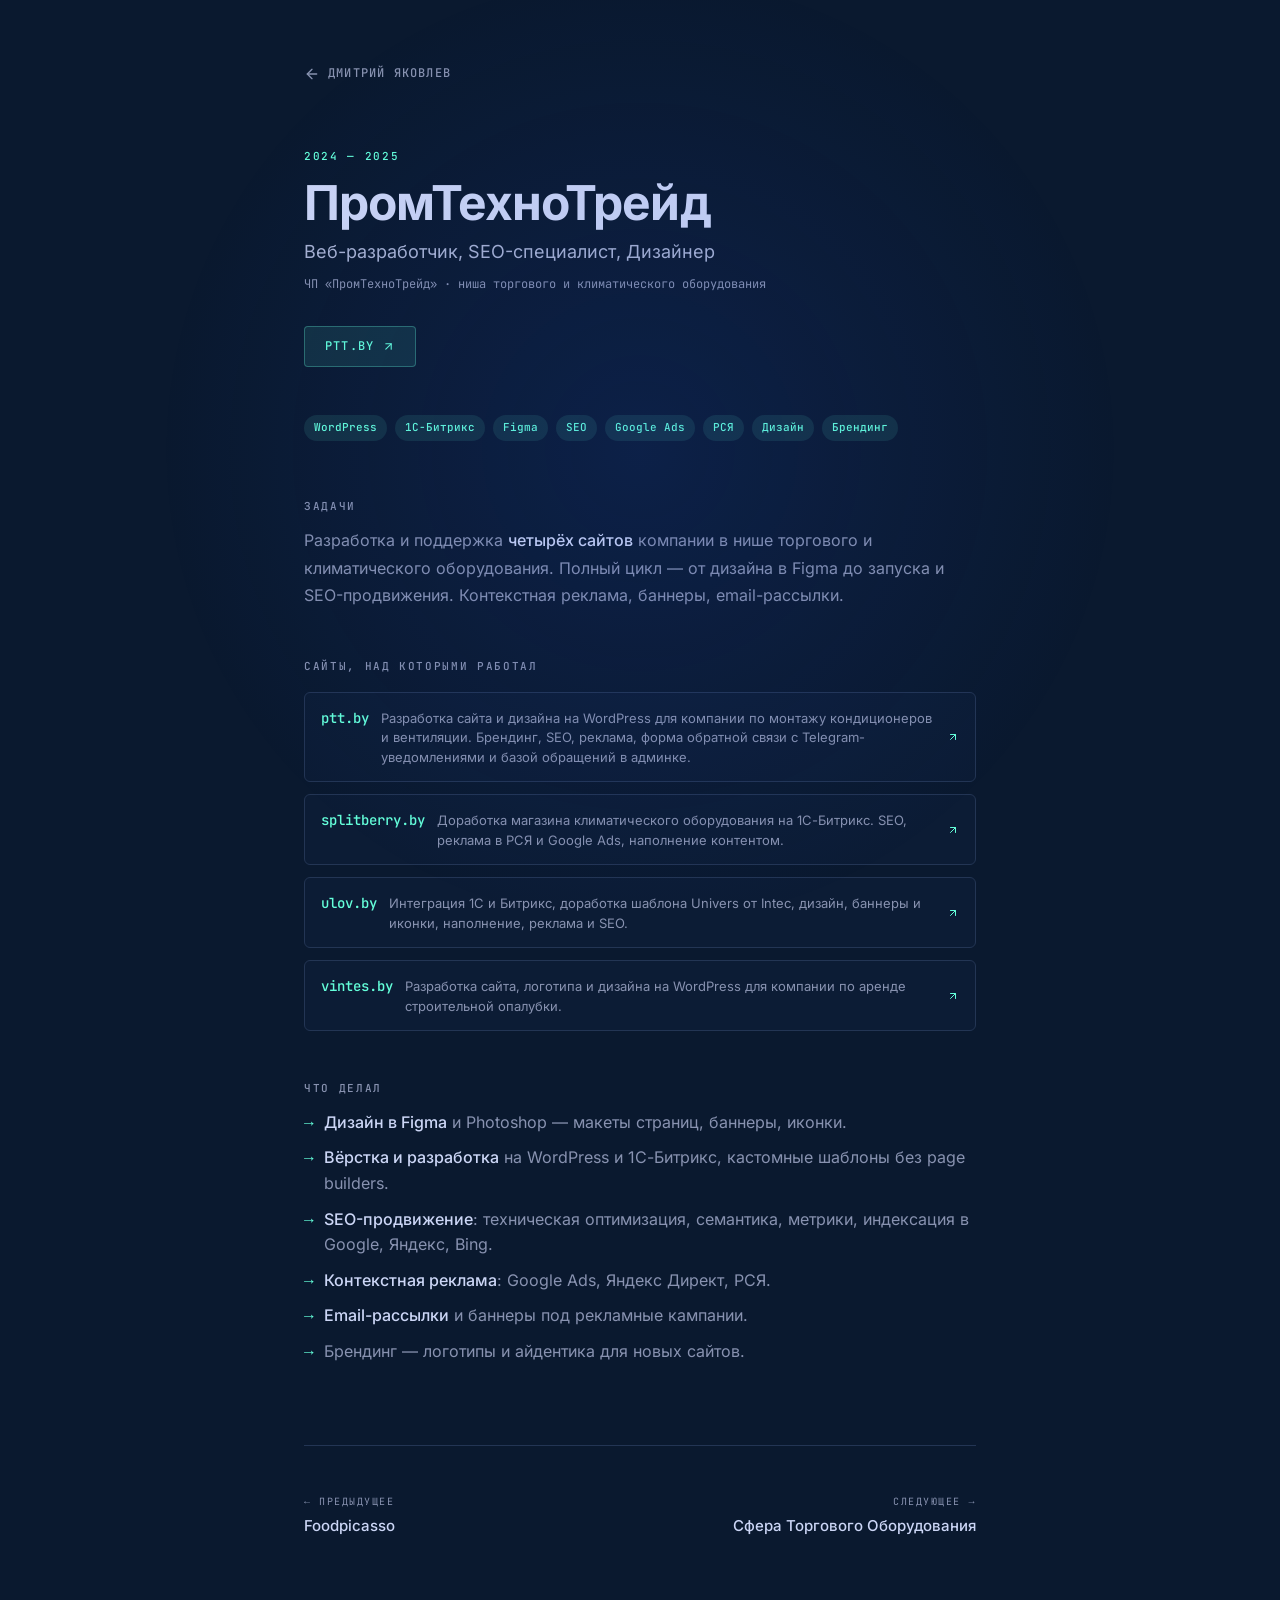
<file: experience/ptt.html>
<!DOCTYPE html>
<html lang="ru">
<head>
<meta charset="UTF-8">
<meta name="viewport" content="width=device-width, initial-scale=1.0">
<title>ПромТехноТрейд — Дмитрий Яковлев</title>
<meta name="description" content="Веб-разработчик, SEO-специалист и дизайнер в ЧП «ПромТехноТрейд» — четыре сайта в нише торгового и климатического оборудования.">
<link rel="icon" href="/img/icons/favicon.ico">
<link rel="canonical" href="https://dmitryyakovlev.by/experience/ptt.html">
<meta property="og:type" content="article">
<meta property="og:site_name" content="Дмитрий Яковлев">
<meta property="og:locale" content="ru_RU">
<meta property="og:title" content="ПромТехноТрейд — Дмитрий Яковлев">
<meta property="og:description" content="Веб-разработчик, SEO-специалист и дизайнер в ЧП «ПромТехноТрейд» — четыре сайта в нише торгового и климатического оборудования.">
<meta property="og:url" content="https://dmitryyakovlev.by/experience/ptt.html">
<meta property="og:image" content="https://dmitryyakovlev.by/img/og-cover.png">
<meta property="og:image:width" content="1200">
<meta property="og:image:height" content="630">
<meta property="og:image:alt" content="Дмитрий Яковлев — QA, Веб-разработчик, SEO">
<meta name="twitter:card" content="summary_large_image">
<meta name="twitter:title" content="ПромТехноТрейд — Дмитрий Яковлев">
<meta name="twitter:description" content="Веб-разработчик, SEO-специалист и дизайнер в ЧП «ПромТехноТрейд» — четыре сайта в нише торгового и климатического оборудования.">
<meta name="twitter:image" content="https://dmitryyakovlev.by/img/og-cover.png">
<style>
/* Self-hosted Inter + JetBrains Mono (Latin + Cyrillic). Inlined to avoid render-blocking request. */
@font-face { font-family: 'Inter'; font-style: normal; font-weight: 300 700; font-display: swap; src: url('/fonts/inter-cyrillic.woff2') format('woff2'); unicode-range: U+0301, U+0400-045F, U+0490-0491, U+04B0-04B1, U+2116; }
@font-face { font-family: 'Inter'; font-style: normal; font-weight: 300 700; font-display: swap; src: url('/fonts/inter-latin.woff2') format('woff2'); unicode-range: U+0000-00FF, U+0131, U+0152-0153, U+02BB-02BC, U+02C6, U+02DA, U+02DC, U+0304, U+0308, U+0329, U+2000-206F, U+20AC, U+2122, U+2191, U+2193, U+2212, U+2215, U+FEFF, U+FFFD; }
@font-face { font-family: 'JetBrains Mono'; font-style: normal; font-weight: 400 500; font-display: swap; src: url('/fonts/jetbrains-mono-cyrillic.woff2') format('woff2'); unicode-range: U+0301, U+0400-045F, U+0490-0491, U+04B0-04B1, U+2116; }
@font-face { font-family: 'JetBrains Mono'; font-style: normal; font-weight: 400 500; font-display: swap; src: url('/fonts/jetbrains-mono-latin.woff2') format('woff2'); unicode-range: U+0000-00FF, U+0131, U+0152-0153, U+02BB-02BC, U+02C6, U+02DA, U+02DC, U+0304, U+0308, U+0329, U+2000-206F, U+20AC, U+2122, U+2191, U+2193, U+2212, U+2215, U+FEFF, U+FFFD; }

:root {
  --bg: #0a192f;
  --bg-light: #112240;
  --bg-lightest: #233554;
  --slate: #8892b0;
  --slate-light: #a8b2d1;
  --slate-lightest: #ccd6f6;
  --white: #e6f1ff;
  --accent: #64ffda;
  --accent-tint: rgba(100, 255, 218, 0.1);
  --font-sans: 'Inter', -apple-system, sans-serif;
  --font-mono: 'JetBrains Mono', 'SF Mono', Menlo, monospace;
  --transition: cubic-bezier(0.645, 0.045, 0.355, 1);
}

* { margin: 0; padding: 0; box-sizing: border-box; }
html { scroll-behavior: smooth; }

body {
  background: var(--bg);
  color: var(--slate);
  font-family: var(--font-sans);
  font-size: 16px;
  line-height: 1.6;
  -webkit-font-smoothing: antialiased;
}

.spotlight {
  position: fixed;
  pointer-events: none;
  inset: 0;
  z-index: 30;
  background: radial-gradient(600px at var(--x, 50%) var(--y, 50%), rgba(29, 78, 216, 0.15), transparent 80%);
}

.page { max-width: 720px; margin: 0 auto; padding: 64px 24px 120px; }

.back {
  display: inline-flex; align-items: center; gap: 8px;
  color: var(--slate); text-decoration: none;
  font-family: var(--font-mono); font-size: 12px; font-weight: 500;
  letter-spacing: 0.1em; text-transform: uppercase;
  margin-bottom: 64px; transition: color 0.2s var(--transition);
}
.back:hover { color: var(--accent); }
.back svg { width: 16px; height: 16px; transition: transform 0.2s var(--transition); }
.back:hover svg { transform: translateX(-3px); }

.exp-year {
  font-family: var(--font-mono); font-size: 11px; font-weight: 500;
  letter-spacing: 0.15em; text-transform: uppercase;
  color: var(--accent); margin-bottom: 12px;
}

.exp-title {
  font-size: clamp(32px, 6vw, 48px); font-weight: 700;
  color: var(--slate-lightest); letter-spacing: -0.02em;
  line-height: 1.1; margin-bottom: 8px;
}

.exp-company { font-size: 18px; font-weight: 400; color: var(--slate-light); margin-bottom: 8px; }
.exp-position { font-family: var(--font-mono); font-size: 12px; color: var(--slate); margin-bottom: 32px; }

.exp-links { display: flex; gap: 16px; flex-wrap: wrap; margin-bottom: 48px; }

.btn {
  display: inline-flex; align-items: center; gap: 8px;
  padding: 10px 20px; border-radius: 4px;
  font-family: var(--font-mono); font-size: 12px; font-weight: 500;
  letter-spacing: 0.1em; text-transform: uppercase;
  text-decoration: none; transition: all 0.2s var(--transition);
}

.btn-primary {
  background: var(--accent-tint); color: var(--accent);
  border: 1px solid rgba(100, 255, 218, 0.3);
}
.btn-primary:hover { background: rgba(100, 255, 218, 0.2); border-color: var(--accent); }
.btn svg { width: 13px; height: 13px; }

.tags { display: flex; flex-wrap: wrap; gap: 8px; margin-bottom: 56px; }

.tag {
  font-family: var(--font-mono); font-size: 11px; font-weight: 500;
  padding: 4px 10px; background: var(--accent-tint);
  color: var(--accent); border-radius: 999px;
}

.exp-section { margin-bottom: 48px; }

.exp-section-title {
  font-family: var(--font-mono); font-size: 11px; font-weight: 500;
  letter-spacing: 0.15em; text-transform: uppercase;
  color: var(--accent); margin-bottom: 16px;
}

.exp-section p { color: var(--slate); margin-bottom: 12px; line-height: 1.7; }
.exp-section p:last-child { margin-bottom: 0; }
.exp-section strong { color: var(--slate-lightest); font-weight: 500; }

.tasks-list { list-style: none; padding: 0; margin: 0; display: grid; gap: 10px; }
.tasks-list li { padding-left: 20px; position: relative; color: var(--slate); line-height: 1.6; }
.tasks-list li::before {
  content: '→'; position: absolute; left: 0;
  color: var(--accent); font-family: var(--font-mono);
}
.tasks-list strong { color: var(--slate-lightest); font-weight: 500; }

.sites-grid { display: grid; gap: 12px; margin-top: 16px; }
.site-card {
  display: flex; align-items: baseline; gap: 12px;
  padding: 14px 16px;
  background: rgba(17, 34, 64, 0.4);
  border: 1px solid var(--bg-lightest);
  border-radius: 6px;
  transition: all 0.2s var(--transition);
}
.site-card.is-link { text-decoration: none; }
.site-card.is-link:hover { border-color: var(--accent); background: rgba(17, 34, 64, 0.7); }
.site-name {
  font-family: var(--font-mono); font-size: 14px; font-weight: 500;
  color: var(--slate-lightest); white-space: nowrap;
}
.site-card.is-link .site-name { color: var(--accent); }
.site-desc { font-size: 13px; color: var(--slate); line-height: 1.5; }
.site-card svg { width: 12px; height: 12px; color: var(--accent); flex-shrink: 0; align-self: center; margin-left: auto; }

@media (max-width: 540px) {
  .site-card { flex-direction: column; align-items: flex-start; gap: 4px; }
  .site-card svg { display: none; }
}

.exp-nav {
  border-top: 1px solid var(--bg-lightest);
  padding-top: 48px; margin-top: 80px;
  display: flex; justify-content: space-between; align-items: center; gap: 24px;
}

.exp-nav a {
  display: flex; flex-direction: column; gap: 4px;
  text-decoration: none; transition: color 0.2s var(--transition);
}
.exp-nav a:last-child { align-items: flex-end; }
.exp-nav-label {
  font-family: var(--font-mono); font-size: 10px;
  letter-spacing: 0.15em; text-transform: uppercase; color: var(--slate);
}
.exp-nav-title { font-size: 15px; font-weight: 500; color: var(--slate-lightest); }
.exp-nav a:hover .exp-nav-title { color: var(--accent); }
</style>
</head>
<body>

<div class="spotlight" id="spotlight"></div>

<div class="page">

  <a href="/" class="back">
    <svg viewBox="0 0 24 24" fill="none" stroke="currentColor" stroke-width="2" stroke-linecap="round" stroke-linejoin="round">
      <line x1="19" y1="12" x2="5" y2="12"/><polyline points="12 19 5 12 12 5"/>
    </svg>
    Дмитрий Яковлев
  </a>

  <p class="exp-year">2024 — 2025</p>
  <h1 class="exp-title">ПромТехноТрейд</h1>
  <p class="exp-company">Веб-разработчик, SEO-специалист, Дизайнер</p>
  <p class="exp-position">ЧП «ПромТехноТрейд» · ниша торгового и климатического оборудования</p>

  <div class="exp-links">
    <a href="https://ptt.by" target="_blank" rel="noopener" class="btn btn-primary">
      ptt.by
      <svg viewBox="0 0 24 24" fill="none" stroke="currentColor" stroke-width="2" stroke-linecap="round" stroke-linejoin="round"><line x1="7" y1="17" x2="17" y2="7"/><polyline points="7 7 17 7 17 17"/></svg>
    </a>
  </div>

  <div class="tags">
    <span class="tag">WordPress</span>
    <span class="tag">1С-Битрикс</span>
    <span class="tag">Figma</span>
    <span class="tag">SEO</span>
    <span class="tag">Google Ads</span>
    <span class="tag">РСЯ</span>
    <span class="tag">Дизайн</span>
    <span class="tag">Брендинг</span>
  </div>

  <div class="exp-section">
    <p class="exp-section-title">Задачи</p>
    <p>
      Разработка и поддержка <strong>четырёх сайтов</strong> компании в нише торгового и климатического оборудования. Полный цикл — от дизайна в Figma до запуска и SEO-продвижения. Контекстная реклама, баннеры, email-рассылки.
    </p>
  </div>

  <div class="exp-section">
    <p class="exp-section-title">Сайты, над которыми работал</p>
    <div class="sites-grid">
      <a href="https://ptt.by" target="_blank" rel="noopener" class="site-card is-link">
        <span class="site-name">ptt.by</span>
        <span class="site-desc">Разработка сайта и дизайна на WordPress для компании по монтажу кондиционеров и вентиляции. Брендинг, SEO, реклама, форма обратной связи с Telegram-уведомлениями и базой обращений в админке.</span>
        <svg viewBox="0 0 24 24" fill="none" stroke="currentColor" stroke-width="2" stroke-linecap="round" stroke-linejoin="round"><line x1="7" y1="17" x2="17" y2="7"/><polyline points="7 7 17 7 17 17"/></svg>
      </a>
      <a href="https://splitberry.by" target="_blank" rel="noopener" class="site-card is-link">
        <span class="site-name">splitberry.by</span>
        <span class="site-desc">Доработка магазина климатического оборудования на 1С-Битрикс. SEO, реклама в РСЯ и Google Ads, наполнение контентом.</span>
        <svg viewBox="0 0 24 24" fill="none" stroke="currentColor" stroke-width="2" stroke-linecap="round" stroke-linejoin="round"><line x1="7" y1="17" x2="17" y2="7"/><polyline points="7 7 17 7 17 17"/></svg>
      </a>
      <a href="https://ulov.by" target="_blank" rel="noopener" class="site-card is-link">
        <span class="site-name">ulov.by</span>
        <span class="site-desc">Интеграция 1С и Битрикс, доработка шаблона Univers от Intec, дизайн, баннеры и иконки, наполнение, реклама и SEO.</span>
        <svg viewBox="0 0 24 24" fill="none" stroke="currentColor" stroke-width="2" stroke-linecap="round" stroke-linejoin="round"><line x1="7" y1="17" x2="17" y2="7"/><polyline points="7 7 17 7 17 17"/></svg>
      </a>
      <a href="https://vintes.by" target="_blank" rel="noopener" class="site-card is-link">
        <span class="site-name">vintes.by</span>
        <span class="site-desc">Разработка сайта, логотипа и дизайна на WordPress для компании по аренде строительной опалубки.</span>
        <svg viewBox="0 0 24 24" fill="none" stroke="currentColor" stroke-width="2" stroke-linecap="round" stroke-linejoin="round"><line x1="7" y1="17" x2="17" y2="7"/><polyline points="7 7 17 7 17 17"/></svg>
      </a>
    </div>
  </div>

  <div class="exp-section">
    <p class="exp-section-title">Что делал</p>
    <ul class="tasks-list">
      <li><strong>Дизайн в Figma</strong> и Photoshop — макеты страниц, баннеры, иконки.</li>
      <li><strong>Вёрстка и разработка</strong> на WordPress и 1С-Битрикс, кастомные шаблоны без page builders.</li>
      <li><strong>SEO-продвижение</strong>: техническая оптимизация, семантика, метрики, индексация в Google, Яндекс, Bing.</li>
      <li><strong>Контекстная реклама</strong>: Google Ads, Яндекс Директ, РСЯ.</li>
      <li><strong>Email-рассылки</strong> и баннеры под рекламные кампании.</li>
      <li>Брендинг — логотипы и айдентика для новых сайтов.</li>
    </ul>
  </div>

  <nav class="exp-nav">
    <a href="/experience/foodpicasso.html">
      <span class="exp-nav-label">← Предыдущее</span>
      <span class="exp-nav-title">Foodpicasso<!-- & Clever.by --></span>
    </a>
    <a href="/experience/sfera-dev.html">
      <span class="exp-nav-label">Следующее →</span>
      <span class="exp-nav-title">Сфера Торгового Оборудования</span>
    </a>
  </nav>

</div>

<script>
const spotlight = document.getElementById('spotlight');
document.addEventListener('mousemove', (e) => {
  spotlight.style.setProperty('--x', e.clientX + 'px');
  spotlight.style.setProperty('--y', e.clientY + 'px');
});
</script>

</body>
</html>
</file>
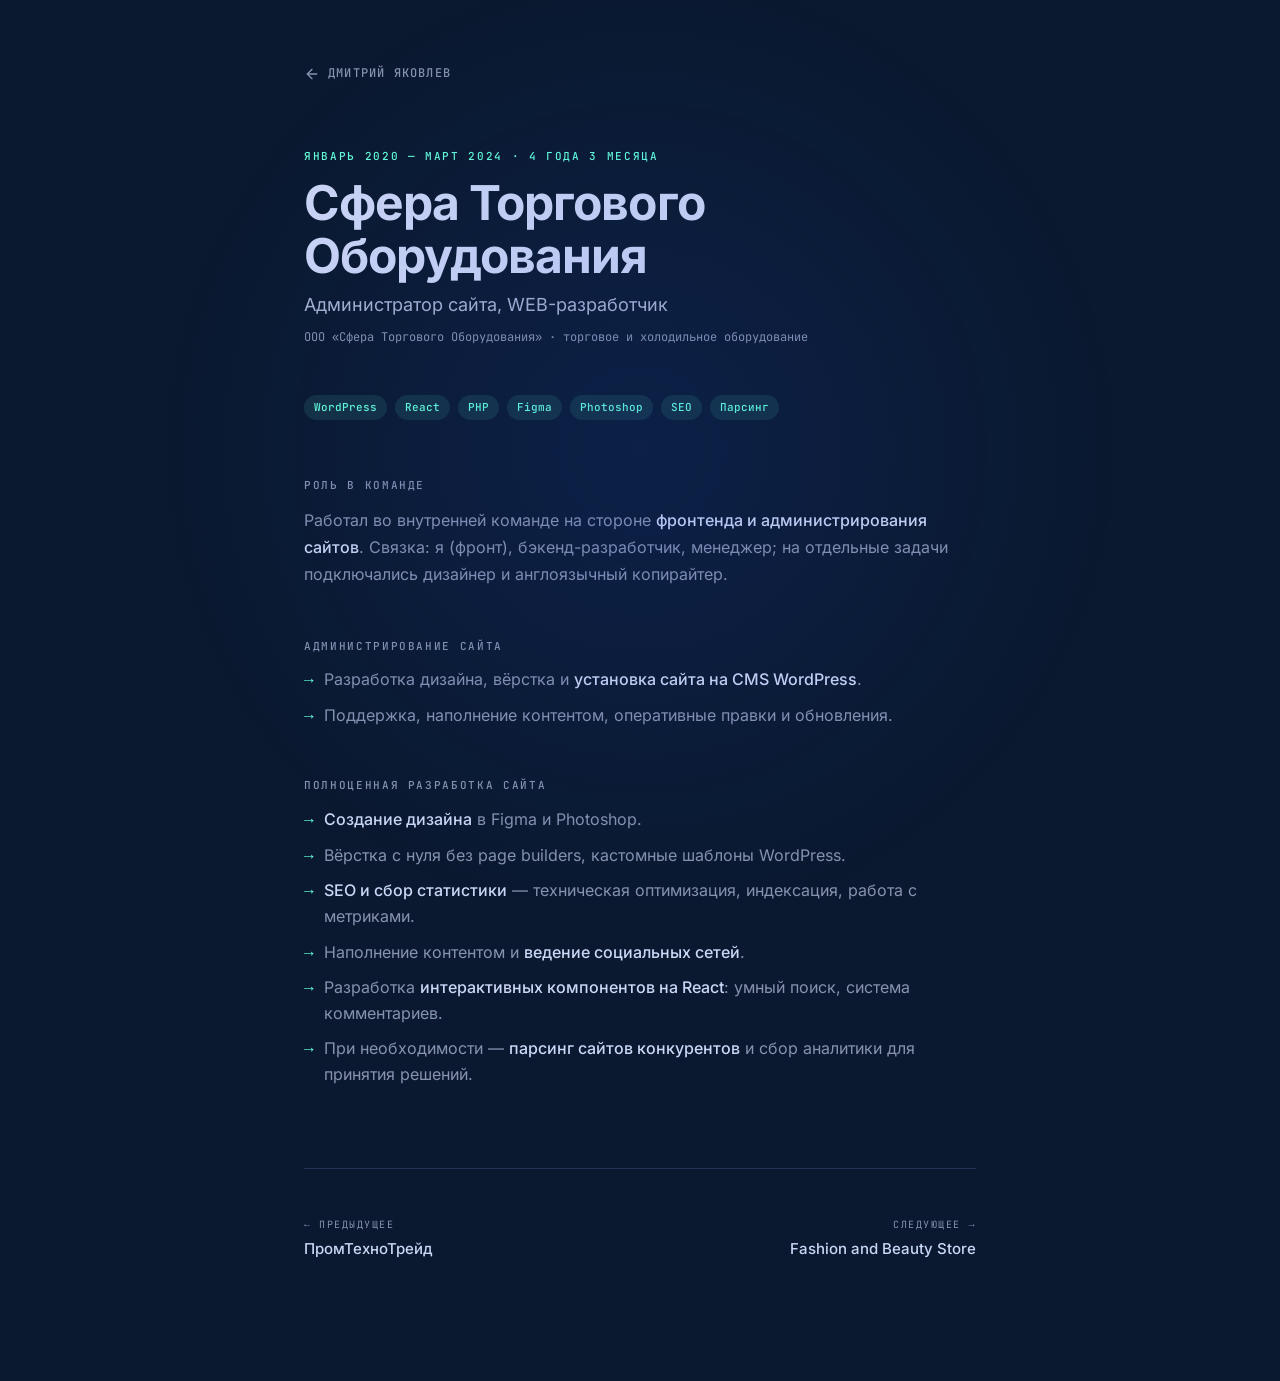
<file: experience/sfera-dev.html>
<!DOCTYPE html>
<html lang="ru">
<head>
<meta charset="UTF-8">
<meta name="viewport" content="width=device-width, initial-scale=1.0">
<title>Сфера Торгового Оборудования — Дмитрий Яковлев</title>
<meta name="description" content="Администратор сайта и WEB-разработчик в ООО «Сфера Торгового Оборудования» — WordPress, React, SEO, дизайн.">
<link rel="icon" href="/img/icons/favicon.ico">
<link rel="canonical" href="https://dmitryyakovlev.by/experience/sfera-dev.html">
<meta property="og:type" content="article">
<meta property="og:site_name" content="Дмитрий Яковлев">
<meta property="og:locale" content="ru_RU">
<meta property="og:title" content="Сфера Торгового Оборудования — Дмитрий Яковлев">
<meta property="og:description" content="Администратор сайта и WEB-разработчик в ООО «Сфера Торгового Оборудования» — WordPress, React, SEO, дизайн.">
<meta property="og:url" content="https://dmitryyakovlev.by/experience/sfera-dev.html">
<meta property="og:image" content="https://dmitryyakovlev.by/img/og-cover.png">
<meta property="og:image:width" content="1200">
<meta property="og:image:height" content="630">
<meta property="og:image:alt" content="Дмитрий Яковлев — QA, Веб-разработчик, SEO">
<meta name="twitter:card" content="summary_large_image">
<meta name="twitter:title" content="Сфера Торгового Оборудования — Дмитрий Яковлев">
<meta name="twitter:description" content="Администратор сайта и WEB-разработчик в ООО «Сфера Торгового Оборудования» — WordPress, React, SEO, дизайн.">
<meta name="twitter:image" content="https://dmitryyakovlev.by/img/og-cover.png">
<style>
/* Self-hosted Inter + JetBrains Mono (Latin + Cyrillic). Inlined to avoid render-blocking request. */
@font-face { font-family: 'Inter'; font-style: normal; font-weight: 300 700; font-display: swap; src: url('/fonts/inter-cyrillic.woff2') format('woff2'); unicode-range: U+0301, U+0400-045F, U+0490-0491, U+04B0-04B1, U+2116; }
@font-face { font-family: 'Inter'; font-style: normal; font-weight: 300 700; font-display: swap; src: url('/fonts/inter-latin.woff2') format('woff2'); unicode-range: U+0000-00FF, U+0131, U+0152-0153, U+02BB-02BC, U+02C6, U+02DA, U+02DC, U+0304, U+0308, U+0329, U+2000-206F, U+20AC, U+2122, U+2191, U+2193, U+2212, U+2215, U+FEFF, U+FFFD; }
@font-face { font-family: 'JetBrains Mono'; font-style: normal; font-weight: 400 500; font-display: swap; src: url('/fonts/jetbrains-mono-cyrillic.woff2') format('woff2'); unicode-range: U+0301, U+0400-045F, U+0490-0491, U+04B0-04B1, U+2116; }
@font-face { font-family: 'JetBrains Mono'; font-style: normal; font-weight: 400 500; font-display: swap; src: url('/fonts/jetbrains-mono-latin.woff2') format('woff2'); unicode-range: U+0000-00FF, U+0131, U+0152-0153, U+02BB-02BC, U+02C6, U+02DA, U+02DC, U+0304, U+0308, U+0329, U+2000-206F, U+20AC, U+2122, U+2191, U+2193, U+2212, U+2215, U+FEFF, U+FFFD; }

:root {
  --bg: #0a192f;
  --bg-light: #112240;
  --bg-lightest: #233554;
  --slate: #8892b0;
  --slate-light: #a8b2d1;
  --slate-lightest: #ccd6f6;
  --white: #e6f1ff;
  --accent: #64ffda;
  --accent-tint: rgba(100, 255, 218, 0.1);
  --font-sans: 'Inter', -apple-system, sans-serif;
  --font-mono: 'JetBrains Mono', 'SF Mono', Menlo, monospace;
  --transition: cubic-bezier(0.645, 0.045, 0.355, 1);
}

* { margin: 0; padding: 0; box-sizing: border-box; }
html { scroll-behavior: smooth; }

body {
  background: var(--bg); color: var(--slate);
  font-family: var(--font-sans); font-size: 16px; line-height: 1.6;
  -webkit-font-smoothing: antialiased;
}

.spotlight {
  position: fixed; pointer-events: none; inset: 0; z-index: 30;
  background: radial-gradient(600px at var(--x, 50%) var(--y, 50%), rgba(29, 78, 216, 0.15), transparent 80%);
}

.page { max-width: 720px; margin: 0 auto; padding: 64px 24px 120px; }

.back {
  display: inline-flex; align-items: center; gap: 8px;
  color: var(--slate); text-decoration: none;
  font-family: var(--font-mono); font-size: 12px; font-weight: 500;
  letter-spacing: 0.1em; text-transform: uppercase;
  margin-bottom: 64px; transition: color 0.2s var(--transition);
}
.back:hover { color: var(--accent); }
.back svg { width: 16px; height: 16px; transition: transform 0.2s var(--transition); }
.back:hover svg { transform: translateX(-3px); }

.exp-year {
  font-family: var(--font-mono); font-size: 11px; font-weight: 500;
  letter-spacing: 0.15em; text-transform: uppercase;
  color: var(--accent); margin-bottom: 12px;
}

.exp-title {
  font-size: clamp(32px, 6vw, 48px); font-weight: 700;
  color: var(--slate-lightest); letter-spacing: -0.02em;
  line-height: 1.1; margin-bottom: 8px;
}

.exp-company { font-size: 18px; font-weight: 400; color: var(--slate-light); margin-bottom: 8px; }
.exp-position { font-family: var(--font-mono); font-size: 12px; color: var(--slate); margin-bottom: 48px; }

.tags { display: flex; flex-wrap: wrap; gap: 8px; margin-bottom: 56px; }

.tag {
  font-family: var(--font-mono); font-size: 11px; font-weight: 500;
  padding: 4px 10px; background: var(--accent-tint);
  color: var(--accent); border-radius: 999px;
}

.exp-section { margin-bottom: 48px; }

.exp-section-title {
  font-family: var(--font-mono); font-size: 11px; font-weight: 500;
  letter-spacing: 0.15em; text-transform: uppercase;
  color: var(--accent); margin-bottom: 16px;
}

.exp-section p { color: var(--slate); margin-bottom: 12px; line-height: 1.7; }
.exp-section p:last-child { margin-bottom: 0; }
.exp-section strong { color: var(--slate-lightest); font-weight: 500; }

.tasks-list { list-style: none; padding: 0; margin: 0; display: grid; gap: 10px; }
.tasks-list li { padding-left: 20px; position: relative; color: var(--slate); line-height: 1.6; }
.tasks-list li::before {
  content: '→'; position: absolute; left: 0;
  color: var(--accent); font-family: var(--font-mono);
}
.tasks-list strong { color: var(--slate-lightest); font-weight: 500; }

.exp-nav {
  border-top: 1px solid var(--bg-lightest);
  padding-top: 48px; margin-top: 80px;
  display: flex; justify-content: space-between; align-items: center; gap: 24px;
}
.exp-nav a { display: flex; flex-direction: column; gap: 4px; text-decoration: none; transition: color 0.2s var(--transition); }
.exp-nav a:last-child { align-items: flex-end; }
.exp-nav-label { font-family: var(--font-mono); font-size: 10px; letter-spacing: 0.15em; text-transform: uppercase; color: var(--slate); }
.exp-nav-title { font-size: 15px; font-weight: 500; color: var(--slate-lightest); }
.exp-nav a:hover .exp-nav-title { color: var(--accent); }
</style>
</head>
<body>

<div class="spotlight" id="spotlight"></div>

<div class="page">

  <a href="/" class="back">
    <svg viewBox="0 0 24 24" fill="none" stroke="currentColor" stroke-width="2" stroke-linecap="round" stroke-linejoin="round">
      <line x1="19" y1="12" x2="5" y2="12"/><polyline points="12 19 5 12 12 5"/>
    </svg>
    Дмитрий Яковлев
  </a>

  <p class="exp-year">Январь 2020 — Март 2024 · 4 года 3 месяца</p>
  <h1 class="exp-title">Сфера Торгового Оборудования</h1>
  <p class="exp-company">Администратор сайта, WEB-разработчик</p>
  <p class="exp-position">ООО «Сфера Торгового Оборудования» · торговое и холодильное оборудование</p>

  <div class="tags">
    <span class="tag">WordPress</span>
    <span class="tag">React</span>
    <span class="tag">PHP</span>
    <span class="tag">Figma</span>
    <span class="tag">Photoshop</span>
    <span class="tag">SEO</span>
    <span class="tag">Парсинг</span>
  </div>

  <div class="exp-section">
    <p class="exp-section-title">Роль в команде</p>
    <p>
      Работал во внутренней команде на стороне <strong>фронтенда и администрирования сайтов</strong>. Связка: я (фронт), бэкенд-разработчик, менеджер; на отдельные задачи подключались дизайнер и англоязычный копирайтер.
    </p>
  </div>

  <div class="exp-section">
    <p class="exp-section-title">Администрирование сайта</p>
    <ul class="tasks-list">
      <li>Разработка дизайна, вёрстка и <strong>установка сайта на CMS WordPress</strong>.</li>
      <li>Поддержка, наполнение контентом, оперативные правки и обновления.</li>
    </ul>
  </div>

  <div class="exp-section">
    <p class="exp-section-title">Полноценная разработка сайта</p>
    <ul class="tasks-list">
      <li><strong>Создание дизайна</strong> в Figma и Photoshop.</li>
      <li>Вёрстка с нуля без page builders, кастомные шаблоны WordPress.</li>
      <li><strong>SEO и сбор статистики</strong> — техническая оптимизация, индексация, работа с метриками.</li>
      <li>Наполнение контентом и <strong>ведение социальных сетей</strong>.</li>
      <li>Разработка <strong>интерактивных компонентов на React</strong>: умный поиск, система комментариев.</li>
      <li>При необходимости — <strong>парсинг сайтов конкурентов</strong> и сбор аналитики для принятия решений.</li>
    </ul>
  </div>

  <nav class="exp-nav">
    <a href="/experience/ptt.html">
      <span class="exp-nav-label">← Предыдущее</span>
      <span class="exp-nav-title">ПромТехноТрейд</span>
    </a>
    <a href="/experience/fashion-beauty.html">
      <span class="exp-nav-label">Следующее →</span>
      <span class="exp-nav-title">Fashion and Beauty Store</span>
    </a>
  </nav>

</div>

<script>
const spotlight = document.getElementById('spotlight');
document.addEventListener('mousemove', (e) => {
  spotlight.style.setProperty('--x', e.clientX + 'px');
  spotlight.style.setProperty('--y', e.clientY + 'px');
});
</script>

</body>
</html>
</file>
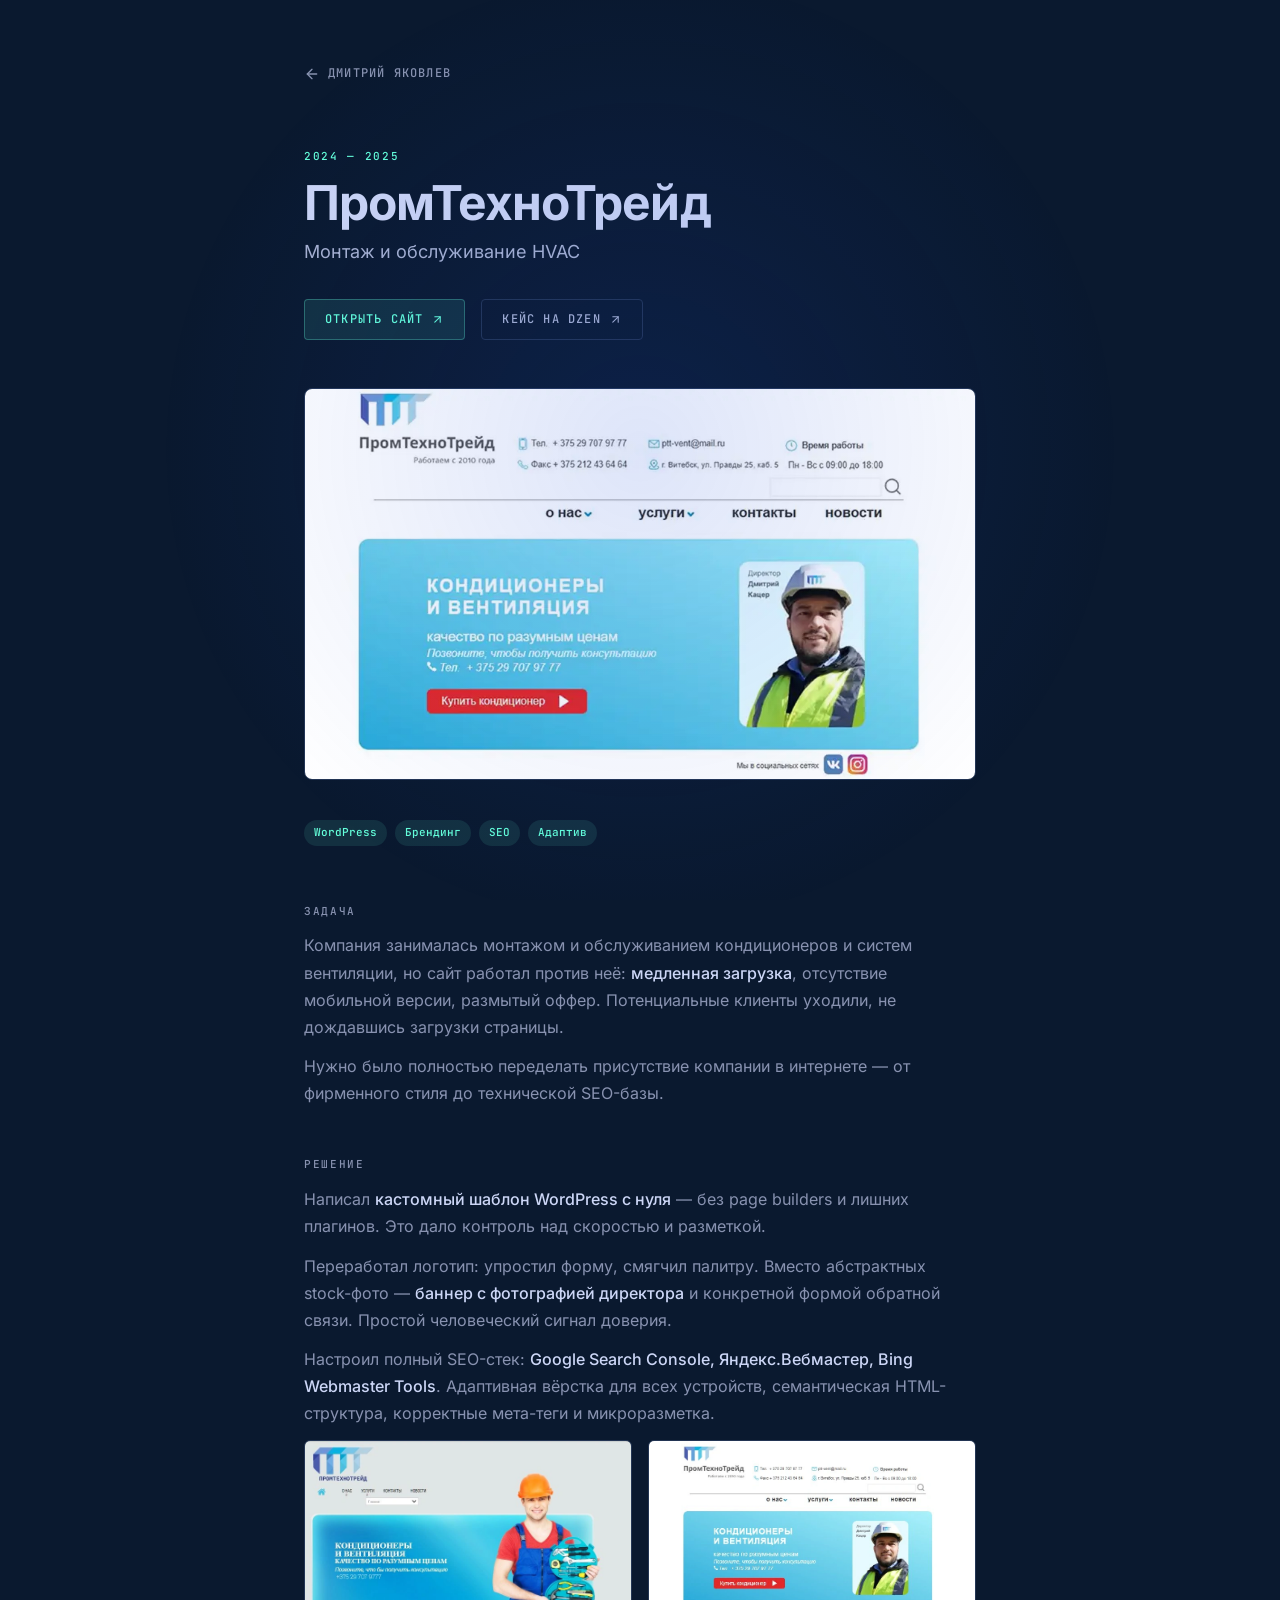
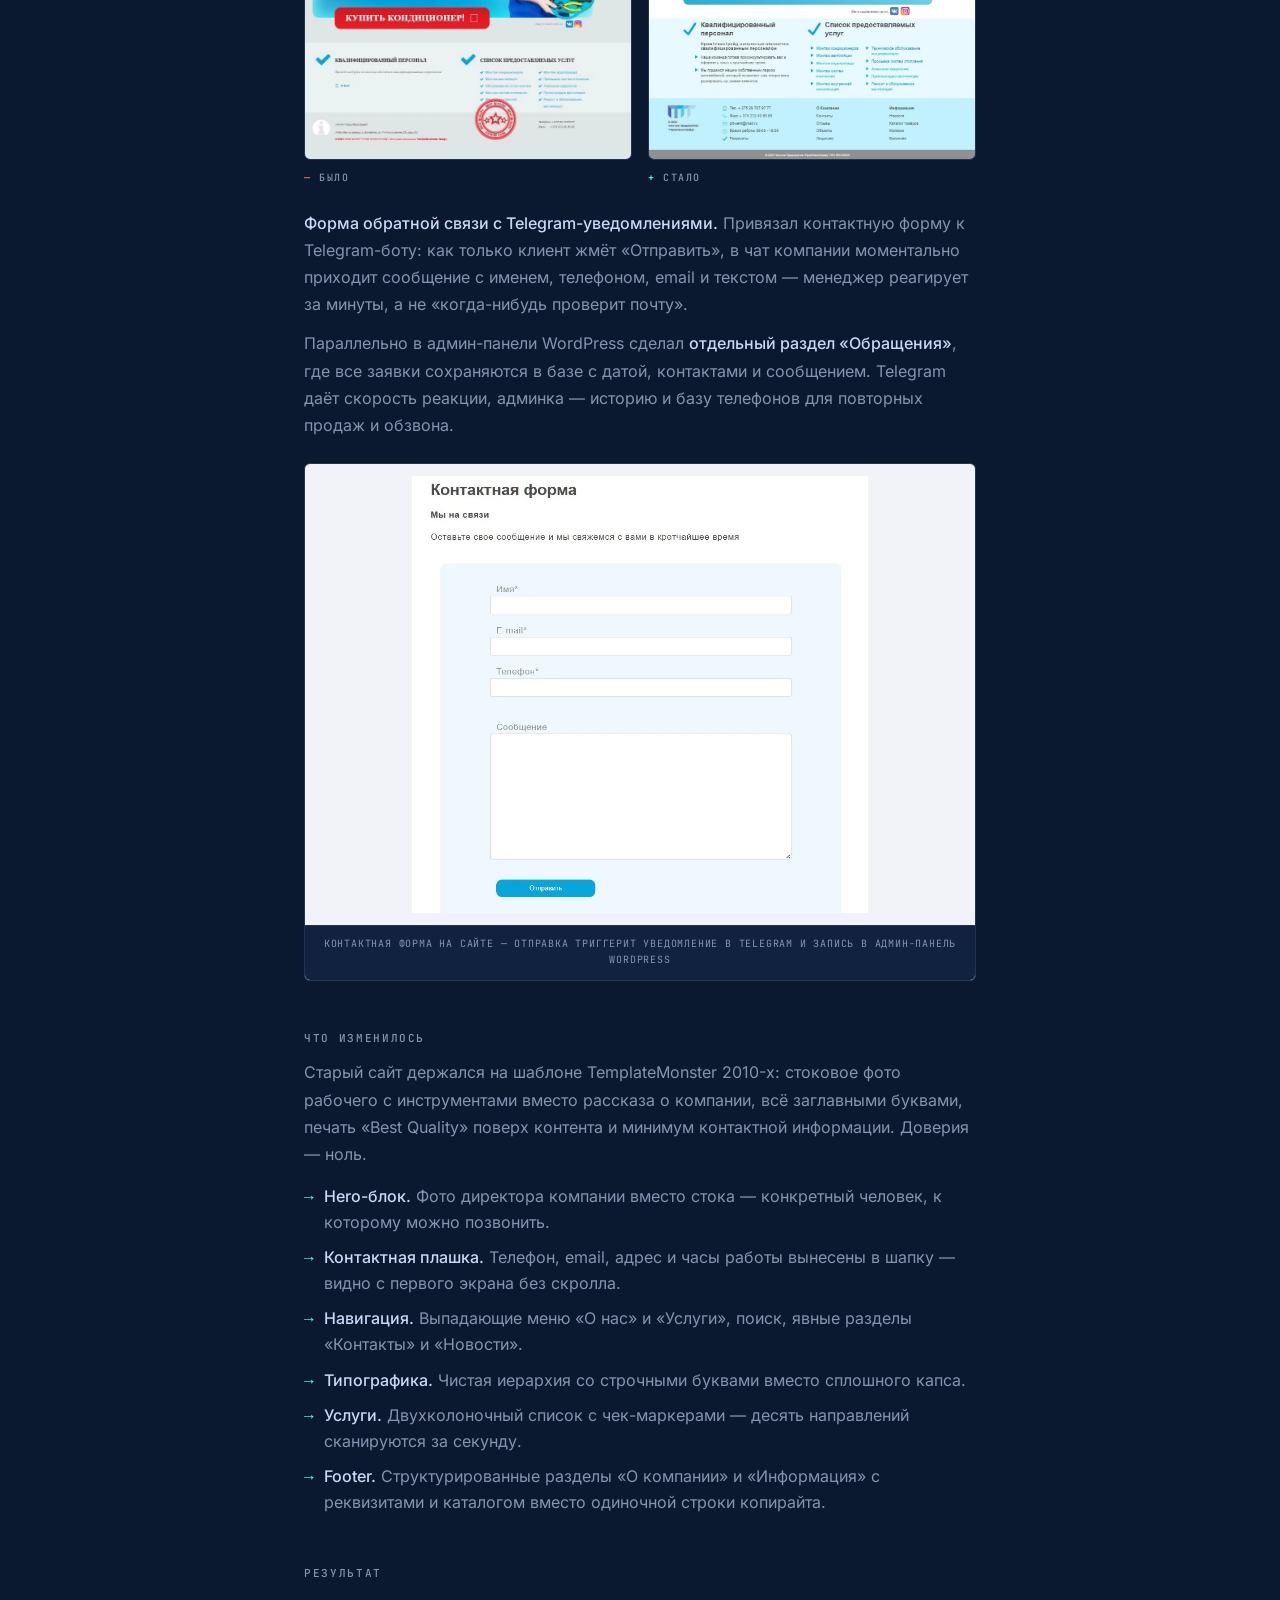
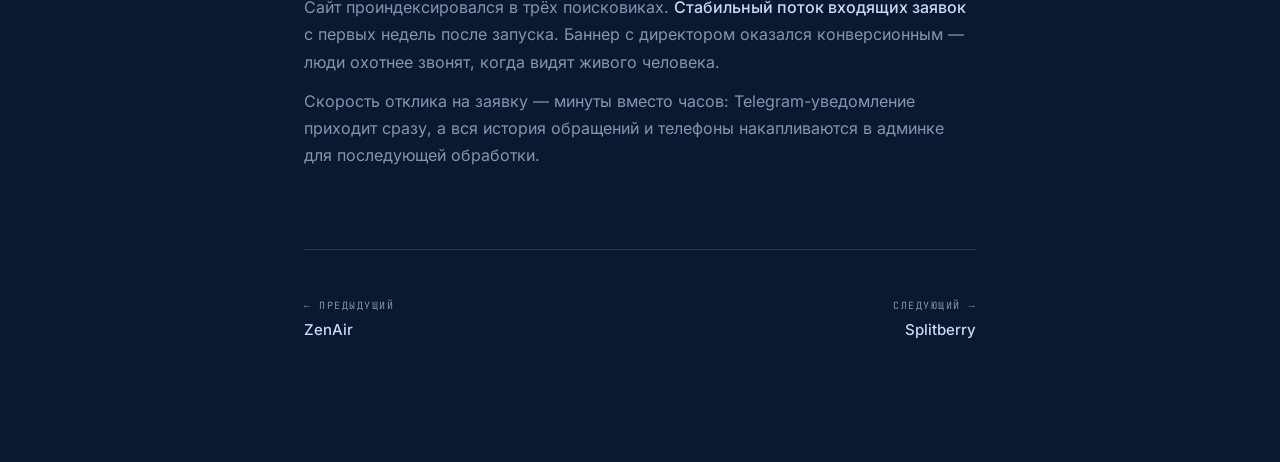
<file: projects/ptt.html>
<!DOCTYPE html>
<html lang="ru">
<head>
<meta charset="UTF-8">
<meta name="viewport" content="width=device-width, initial-scale=1.0">
<title>ПромТехноТрейд — Дмитрий Яковлев</title>
<meta name="description" content="Кейс ptt.by: редизайн и кастомный шаблон WordPress, контактная форма с Telegram-уведомлениями и базой обращений в админке, SEO и адаптив.">
<link rel="icon" href="/img/icons/favicon.ico">
<link rel="canonical" href="https://dmitryyakovlev.by/projects/ptt.html">
<meta property="og:type" content="article">
<meta property="og:site_name" content="Дмитрий Яковлев">
<meta property="og:locale" content="ru_RU">
<meta property="og:title" content="ПромТехноТрейд — Дмитрий Яковлев">
<meta property="og:description" content="Кейс ptt.by: редизайн и кастомный шаблон WordPress, контактная форма с Telegram-уведомлениями и базой обращений в админке, SEO и адаптив.">
<meta property="og:url" content="https://dmitryyakovlev.by/projects/ptt.html">
<meta property="og:image" content="https://dmitryyakovlev.by/img/og-cover.png">
<meta property="og:image:width" content="1200">
<meta property="og:image:height" content="630">
<meta property="og:image:alt" content="Дмитрий Яковлев — QA, Веб-разработчик, SEO">
<meta name="twitter:card" content="summary_large_image">
<meta name="twitter:title" content="ПромТехноТрейд — Дмитрий Яковлев">
<meta name="twitter:description" content="Кейс ptt.by: редизайн и кастомный шаблон WordPress, контактная форма с Telegram-уведомлениями и базой обращений в админке, SEO и адаптив.">
<meta name="twitter:image" content="https://dmitryyakovlev.by/img/og-cover.png">
<style>
/* Self-hosted Inter + JetBrains Mono (Latin + Cyrillic). Inlined to avoid render-blocking request. */
@font-face { font-family: 'Inter'; font-style: normal; font-weight: 300 700; font-display: swap; src: url('/fonts/inter-cyrillic.woff2') format('woff2'); unicode-range: U+0301, U+0400-045F, U+0490-0491, U+04B0-04B1, U+2116; }
@font-face { font-family: 'Inter'; font-style: normal; font-weight: 300 700; font-display: swap; src: url('/fonts/inter-latin.woff2') format('woff2'); unicode-range: U+0000-00FF, U+0131, U+0152-0153, U+02BB-02BC, U+02C6, U+02DA, U+02DC, U+0304, U+0308, U+0329, U+2000-206F, U+20AC, U+2122, U+2191, U+2193, U+2212, U+2215, U+FEFF, U+FFFD; }
@font-face { font-family: 'JetBrains Mono'; font-style: normal; font-weight: 400 500; font-display: swap; src: url('/fonts/jetbrains-mono-cyrillic.woff2') format('woff2'); unicode-range: U+0301, U+0400-045F, U+0490-0491, U+04B0-04B1, U+2116; }
@font-face { font-family: 'JetBrains Mono'; font-style: normal; font-weight: 400 500; font-display: swap; src: url('/fonts/jetbrains-mono-latin.woff2') format('woff2'); unicode-range: U+0000-00FF, U+0131, U+0152-0153, U+02BB-02BC, U+02C6, U+02DA, U+02DC, U+0304, U+0308, U+0329, U+2000-206F, U+20AC, U+2122, U+2191, U+2193, U+2212, U+2215, U+FEFF, U+FFFD; }

:root {
  --bg: #0a192f;
  --bg-light: #112240;
  --bg-lightest: #233554;
  --slate: #8892b0;
  --slate-light: #a8b2d1;
  --slate-lightest: #ccd6f6;
  --white: #e6f1ff;
  --accent: #64ffda;
  --accent-tint: rgba(100, 255, 218, 0.1);
  --font-sans: 'Inter', -apple-system, sans-serif;
  --font-mono: 'JetBrains Mono', 'SF Mono', Menlo, monospace;
  --transition: cubic-bezier(0.645, 0.045, 0.355, 1);
}

* { margin: 0; padding: 0; box-sizing: border-box; }
html { scroll-behavior: smooth; }

body {
  background: var(--bg);
  color: var(--slate);
  font-family: var(--font-sans);
  font-size: 16px;
  line-height: 1.6;
  -webkit-font-smoothing: antialiased;
}

.spotlight {
  position: fixed;
  pointer-events: none;
  inset: 0;
  z-index: 30;
  background: radial-gradient(600px at var(--x, 50%) var(--y, 50%), rgba(29, 78, 216, 0.15), transparent 80%);
}

.page {
  max-width: 720px;
  margin: 0 auto;
  padding: 64px 24px 120px;
}

/* Назад */
.back {
  display: inline-flex;
  align-items: center;
  gap: 8px;
  color: var(--slate);
  text-decoration: none;
  font-family: var(--font-mono);
  font-size: 12px;
  font-weight: 500;
  letter-spacing: 0.1em;
  text-transform: uppercase;
  margin-bottom: 64px;
  transition: color 0.2s var(--transition);
}
.back:hover { color: var(--accent); }
.back svg { width: 16px; height: 16px; transition: transform 0.2s var(--transition); }
.back:hover svg { transform: translateX(-3px); }

/* Шапка проекта */
.proj-year {
  font-family: var(--font-mono);
  font-size: 11px;
  font-weight: 500;
  letter-spacing: 0.15em;
  text-transform: uppercase;
  color: var(--accent);
  margin-bottom: 12px;
}

.proj-title {
  font-size: clamp(32px, 6vw, 48px);
  font-weight: 700;
  color: var(--slate-lightest);
  letter-spacing: -0.02em;
  line-height: 1.1;
  margin-bottom: 8px;
}

.proj-subtitle {
  font-size: 18px;
  font-weight: 400;
  color: var(--slate-light);
  margin-bottom: 32px;
}

/* Кнопки-ссылки */
.proj-links {
  display: flex;
  gap: 16px;
  flex-wrap: wrap;
  margin-bottom: 48px;
}

.btn {
  display: inline-flex;
  align-items: center;
  gap: 8px;
  padding: 10px 20px;
  border-radius: 4px;
  font-family: var(--font-mono);
  font-size: 12px;
  font-weight: 500;
  letter-spacing: 0.1em;
  text-transform: uppercase;
  text-decoration: none;
  transition: all 0.2s var(--transition);
}

.btn-primary {
  background: var(--accent-tint);
  color: var(--accent);
  border: 1px solid rgba(100, 255, 218, 0.3);
}
.btn-primary:hover {
  background: rgba(100, 255, 218, 0.2);
  border-color: var(--accent);
}

.btn-secondary {
  background: transparent;
  color: var(--slate-light);
  border: 1px solid var(--bg-lightest);
}
.btn-secondary:hover {
  color: var(--slate-lightest);
  border-color: var(--slate-light);
}

.btn svg { width: 13px; height: 13px; }

/* Превью */
.proj-preview {
  width: 100%;
  background: var(--bg-light);
  border: 1px solid var(--bg-lightest);
  border-radius: 8px;
  margin-bottom: 40px;
  overflow: hidden;
  display: block;
}
.proj-preview img {
  width: 100%;
  height: auto;
  display: block;
}

/* Теги */
.tags {
  display: flex;
  flex-wrap: wrap;
  gap: 8px;
  margin-bottom: 56px;
}

.tag {
  font-family: var(--font-mono);
  font-size: 11px;
  font-weight: 500;
  padding: 4px 10px;
  background: var(--accent-tint);
  color: var(--accent);
  border-radius: 999px;
}

/* Контент кейса */
.proj-section {
  margin-bottom: 48px;
}

.proj-section-title {
  font-family: var(--font-mono);
  font-size: 11px;
  font-weight: 500;
  letter-spacing: 0.15em;
  text-transform: uppercase;
  color: var(--accent);
  margin-bottom: 16px;
}

.proj-section p {
  color: var(--slate);
  margin-bottom: 12px;
  line-height: 1.7;
}

.proj-section p:last-child { margin-bottom: 0; }

.proj-section strong {
  color: var(--slate-lightest);
  font-weight: 500;
}

/* Навигация по проектам */
.proj-nav {
  border-top: 1px solid var(--bg-lightest);
  padding-top: 48px;
  margin-top: 80px;
  display: flex;
  justify-content: space-between;
  align-items: center;
  gap: 24px;
}

.proj-nav a {
  display: flex;
  flex-direction: column;
  gap: 4px;
  text-decoration: none;
  transition: color 0.2s var(--transition);
}

.proj-nav a:last-child { align-items: flex-end; }

.proj-nav-label {
  font-family: var(--font-mono);
  font-size: 10px;
  letter-spacing: 0.15em;
  text-transform: uppercase;
  color: var(--slate);
}

.proj-nav-title {
  font-size: 15px;
  font-weight: 500;
  color: var(--slate-lightest);
}

.proj-nav a:hover .proj-nav-title { color: var(--accent); }

/* Было / Стало */
.compare {
  display: grid;
  grid-template-columns: 1fr 1fr;
  gap: 16px;
  margin-bottom: 24px;
}

.compare figure {
  margin: 0;
  display: flex;
  flex-direction: column;
  gap: 10px;
}

.compare figcaption {
  font-family: var(--font-mono);
  font-size: 10px;
  font-weight: 500;
  letter-spacing: 0.15em;
  text-transform: uppercase;
  color: var(--slate);
}

.compare figure:first-child figcaption::before {
  content: '— ';
  color: #ff6b6b;
}

.compare figure:last-child figcaption::before {
  content: '+ ';
  color: var(--accent);
}

.compare img {
  width: 100%;
  height: 320px;
  object-fit: cover;
  object-position: top center;
  display: block;
  border-radius: 6px;
  border: 1px solid var(--bg-lightest);
  background: var(--bg-light);
}

@media (max-width: 540px) {
  .compare { grid-template-columns: 1fr; }
}

.changes-list {
  list-style: none;
  padding: 0;
  margin: 16px 0 0;
  display: grid;
  gap: 10px;
}

.changes-list li {
  padding-left: 20px;
  position: relative;
  color: var(--slate);
  line-height: 1.6;
}

.changes-list li::before {
  content: '→';
  position: absolute;
  left: 0;
  color: var(--accent);
  font-family: var(--font-mono);
}

.changes-list strong {
  color: var(--slate-lightest);
  font-weight: 500;
}

/* Скриншот формы */
.form-shot {
  margin: 24px 0 0;
  background: #f1f3f8;
  border: 1px solid var(--bg-lightest);
  border-radius: 6px;
  overflow: hidden;
}
.form-shot img {
  display: block;
  width: 100%;
  max-width: 480px;
  height: auto;
  margin: 0 auto;
  padding: 12px;
  background: #f1f3f8;
}
.form-shot figcaption {
  font-family: var(--font-mono);
  font-size: 10px;
  letter-spacing: 0.08em;
  text-transform: uppercase;
  color: var(--slate);
  padding: 10px 14px 12px;
  border-top: 1px solid var(--bg-lightest);
  background: var(--bg-light);
  text-align: center;
}
</style>
</head>
<body>

<div class="spotlight" id="spotlight"></div>

<div class="page">

  <a href="/" class="back">
    <svg viewBox="0 0 24 24" fill="none" stroke="currentColor" stroke-width="2" stroke-linecap="round" stroke-linejoin="round">
      <line x1="19" y1="12" x2="5" y2="12"/><polyline points="12 19 5 12 12 5"/>
    </svg>
    Дмитрий Яковлев
  </a>

  <p class="proj-year">2024 — 2025</p>
  <h1 class="proj-title">ПромТехноТрейд</h1>
  <p class="proj-subtitle">Монтаж и обслуживание HVAC</p>

  <div class="proj-links">
    <a href="https://ptt.by" target="_blank" rel="noopener" class="btn btn-primary">
      Открыть сайт
      <svg viewBox="0 0 24 24" fill="none" stroke="currentColor" stroke-width="2" stroke-linecap="round" stroke-linejoin="round"><line x1="7" y1="17" x2="17" y2="7"/><polyline points="7 7 17 7 17 17"/></svg>
    </a>
    <a href="https://dzen.ru/a/aIG9CYmLr1s6dcBG" target="_blank" rel="noopener" class="btn btn-secondary">
      Кейс на Dzen
      <svg viewBox="0 0 24 24" fill="none" stroke="currentColor" stroke-width="2" stroke-linecap="round" stroke-linejoin="round"><line x1="7" y1="17" x2="17" y2="7"/><polyline points="7 7 17 7 17 17"/></svg>
    </a>
  </div>

  <div class="proj-preview">
    <img src="/img/projects/ptt-preview.webp" alt="ПромТехноТрейд — главная страница сайта" width="900" height="524">
  </div>

  <div class="tags">
    <span class="tag">WordPress</span>
    <span class="tag">Брендинг</span>
    <span class="tag">SEO</span>
    <span class="tag">Адаптив</span>
  </div>

  <div class="proj-section">
    <p class="proj-section-title">Задача</p>
    <p>
      Компания занималась монтажом и обслуживанием кондиционеров и систем вентиляции, но сайт работал против неё: <strong>медленная загрузка</strong>, отсутствие мобильной версии, размытый оффер. Потенциальные клиенты уходили, не дождавшись загрузки страницы.
    </p>
    <p>
      Нужно было полностью переделать присутствие компании в интернете — от фирменного стиля до технической SEO-базы.
    </p>
  </div>

  <div class="proj-section">
    <p class="proj-section-title">Решение</p>
    <p>
      Написал <strong>кастомный шаблон WordPress с нуля</strong> — без page builders и лишних плагинов. Это дало контроль над скоростью и разметкой.
    </p>
    <p>
      Переработал логотип: упростил форму, смягчил палитру. Вместо абстрактных stock-фото — <strong>баннер с фотографией директора</strong> и конкретной формой обратной связи. Простой человеческий сигнал доверия.
    </p>
    <p>
      Настроил полный SEO-стек: <strong>Google Search Console, Яндекс.Вебмастер, Bing Webmaster Tools</strong>. Адаптивная вёрстка для всех устройств, семантическая HTML-структура, корректные мета-теги и микроразметка.
    </p>

    <div class="compare">
      <figure>
        <img src="/img/projects/ptt-before.webp" alt="ptt.by до редизайна" width="814" height="702" loading="lazy">
        <figcaption>Было</figcaption>
      </figure>
      <figure>
        <img src="/img/projects/ptt-after.webp" alt="ptt.by после редизайна" width="806" height="793" loading="lazy">
        <figcaption>Стало</figcaption>
      </figure>
    </div>

    <p>
      <strong>Форма обратной связи с Telegram-уведомлениями.</strong> Привязал контактную форму к Telegram-боту: как только клиент жмёт «Отправить», в чат компании моментально приходит сообщение с именем, телефоном, email и текстом — менеджер реагирует за минуты, а не «когда-нибудь проверит почту».
    </p>
    <p>
      Параллельно в админ-панели WordPress сделал <strong>отдельный раздел «Обращения»</strong>, где все заявки сохраняются в базе с датой, контактами и сообщением. Telegram даёт скорость реакции, админка — историю и базу телефонов для повторных продаж и обзвона.
    </p>
    <figure class="form-shot">
      <img src="/img/projects/ptt-contact-form.webp" alt="ptt.by — контактная форма с привязкой к Telegram-уведомлениям" width="888" height="850" loading="lazy">
      <figcaption>Контактная форма на сайте — отправка триггерит уведомление в Telegram и запись в админ-панель WordPress</figcaption>
    </figure>
  </div>

  <div class="proj-section">
    <p class="proj-section-title">Что изменилось</p>
    <p>
      Старый сайт держался на шаблоне TemplateMonster 2010-х: стоковое фото рабочего с инструментами вместо рассказа о компании, всё заглавными буквами, печать «Best Quality» поверх контента и минимум контактной информации. Доверия — ноль.
    </p>
    <ul class="changes-list">
      <li><strong>Hero-блок.</strong> Фото директора компании вместо стока — конкретный человек, к которому можно позвонить.</li>
      <li><strong>Контактная плашка.</strong> Телефон, email, адрес и часы работы вынесены в шапку — видно с первого экрана без скролла.</li>
      <li><strong>Навигация.</strong> Выпадающие меню «О нас» и «Услуги», поиск, явные разделы «Контакты» и «Новости».</li>
      <li><strong>Типографика.</strong> Чистая иерархия со строчными буквами вместо сплошного капса.</li>
      <li><strong>Услуги.</strong> Двухколоночный список с чек-маркерами — десять направлений сканируются за секунду.</li>
      <li><strong>Footer.</strong> Структурированные разделы «О компании» и «Информация» с реквизитами и каталогом вместо одиночной строки копирайта.</li>
    </ul>
  </div>

  <div class="proj-section">
    <p class="proj-section-title">Результат</p>
    <p>
      Сайт проиндексировался в трёх поисковиках. <strong>Стабильный поток входящих заявок</strong> с первых недель после запуска. Баннер с директором оказался конверсионным — люди охотнее звонят, когда видят живого человека.
    </p>
    <p>
      Скорость отклика на заявку — минуты вместо часов: Telegram-уведомление приходит сразу, а вся история обращений и телефоны накапливаются в админке для последующей обработки.
    </p>
  </div>

  <nav class="proj-nav">
    <a href="/projects/zenair.html">
      <span class="proj-nav-label">← Предыдущий</span>
      <span class="proj-nav-title">ZenAir</span>
    </a>
    <a href="/projects/splitberry.html">
      <span class="proj-nav-label">Следующий →</span>
      <span class="proj-nav-title">Splitberry</span>
    </a>
  </nav>

</div>

<script>
const spotlight = document.getElementById('spotlight');
document.addEventListener('mousemove', (e) => {
  spotlight.style.setProperty('--x', e.clientX + 'px');
  spotlight.style.setProperty('--y', e.clientY + 'px');
});
</script>

</body>
</html>
</file>
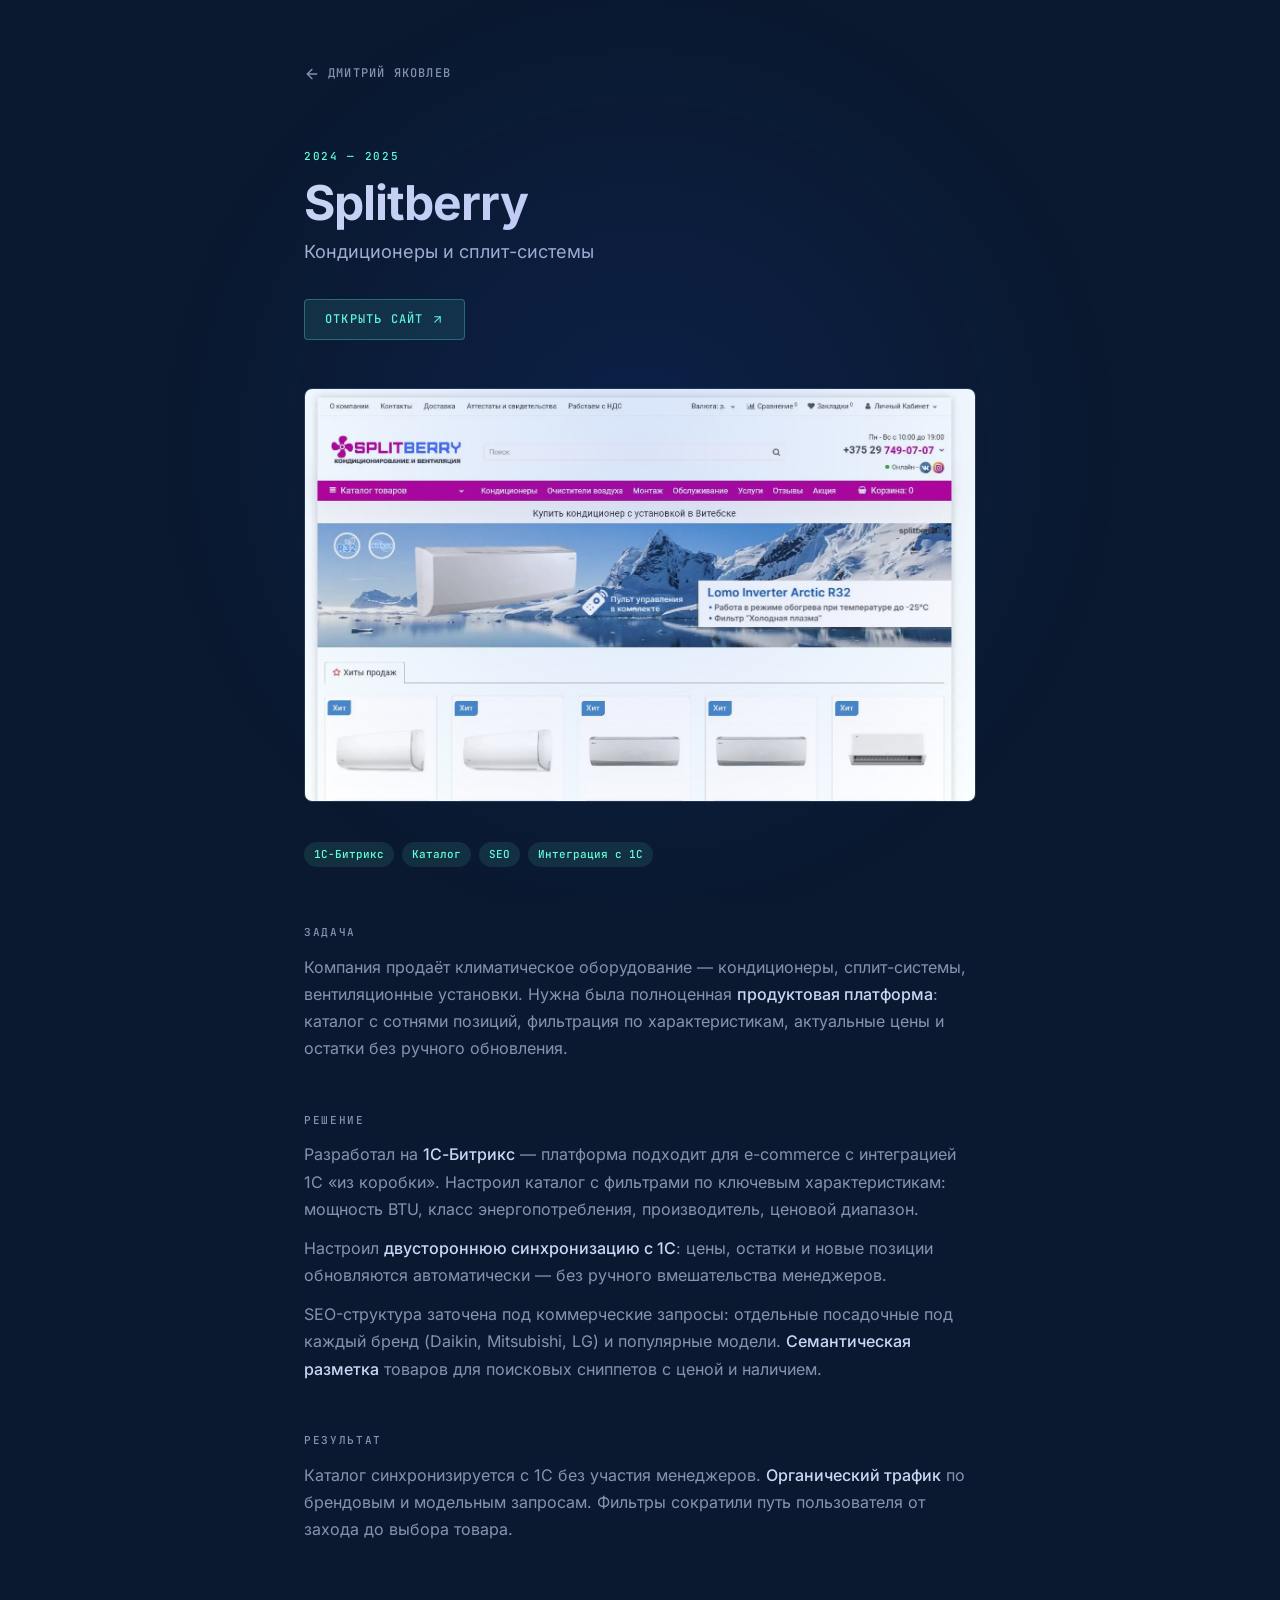
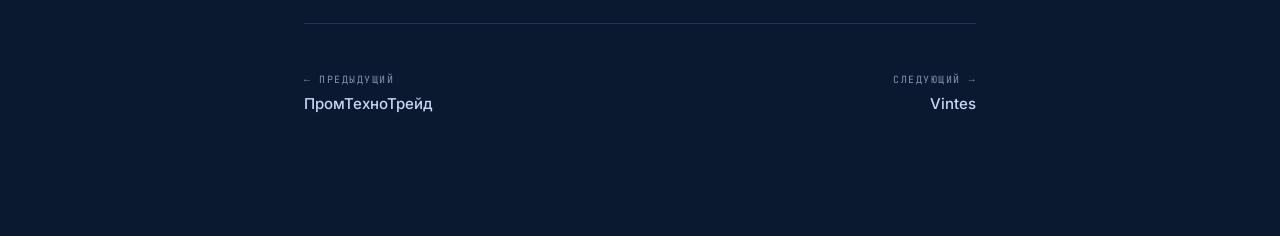
<file: projects/splitberry.html>
<!DOCTYPE html>
<html lang="ru">
<head>
<meta charset="UTF-8">
<meta name="viewport" content="width=device-width, initial-scale=1.0">
<title>Splitberry — Дмитрий Яковлев</title>
<meta name="description" content="Кейс: разработка интернет-магазина климатического оборудования на 1С-Битрикс с интеграцией 1С.">
<link rel="icon" href="/img/icons/favicon.ico">
<link rel="canonical" href="https://dmitryyakovlev.by/projects/splitberry.html">
<meta property="og:type" content="article">
<meta property="og:site_name" content="Дмитрий Яковлев">
<meta property="og:locale" content="ru_RU">
<meta property="og:title" content="Splitberry — Дмитрий Яковлев">
<meta property="og:description" content="Кейс: разработка интернет-магазина климатического оборудования на 1С-Битрикс с интеграцией 1С.">
<meta property="og:url" content="https://dmitryyakovlev.by/projects/splitberry.html">
<meta property="og:image" content="https://dmitryyakovlev.by/img/og-cover.png">
<meta property="og:image:width" content="1200">
<meta property="og:image:height" content="630">
<meta property="og:image:alt" content="Дмитрий Яковлев — QA, Веб-разработчик, SEO">
<meta name="twitter:card" content="summary_large_image">
<meta name="twitter:title" content="Splitberry — Дмитрий Яковлев">
<meta name="twitter:description" content="Кейс: разработка интернет-магазина климатического оборудования на 1С-Битрикс с интеграцией 1С.">
<meta name="twitter:image" content="https://dmitryyakovlev.by/img/og-cover.png">
<style>
/* Self-hosted Inter + JetBrains Mono (Latin + Cyrillic). Inlined to avoid render-blocking request. */
@font-face { font-family: 'Inter'; font-style: normal; font-weight: 300 700; font-display: swap; src: url('/fonts/inter-cyrillic.woff2') format('woff2'); unicode-range: U+0301, U+0400-045F, U+0490-0491, U+04B0-04B1, U+2116; }
@font-face { font-family: 'Inter'; font-style: normal; font-weight: 300 700; font-display: swap; src: url('/fonts/inter-latin.woff2') format('woff2'); unicode-range: U+0000-00FF, U+0131, U+0152-0153, U+02BB-02BC, U+02C6, U+02DA, U+02DC, U+0304, U+0308, U+0329, U+2000-206F, U+20AC, U+2122, U+2191, U+2193, U+2212, U+2215, U+FEFF, U+FFFD; }
@font-face { font-family: 'JetBrains Mono'; font-style: normal; font-weight: 400 500; font-display: swap; src: url('/fonts/jetbrains-mono-cyrillic.woff2') format('woff2'); unicode-range: U+0301, U+0400-045F, U+0490-0491, U+04B0-04B1, U+2116; }
@font-face { font-family: 'JetBrains Mono'; font-style: normal; font-weight: 400 500; font-display: swap; src: url('/fonts/jetbrains-mono-latin.woff2') format('woff2'); unicode-range: U+0000-00FF, U+0131, U+0152-0153, U+02BB-02BC, U+02C6, U+02DA, U+02DC, U+0304, U+0308, U+0329, U+2000-206F, U+20AC, U+2122, U+2191, U+2193, U+2212, U+2215, U+FEFF, U+FFFD; }

:root {
  --bg: #0a192f;
  --bg-light: #112240;
  --bg-lightest: #233554;
  --slate: #8892b0;
  --slate-light: #a8b2d1;
  --slate-lightest: #ccd6f6;
  --white: #e6f1ff;
  --accent: #64ffda;
  --accent-tint: rgba(100, 255, 218, 0.1);
  --font-sans: 'Inter', -apple-system, sans-serif;
  --font-mono: 'JetBrains Mono', 'SF Mono', Menlo, monospace;
  --transition: cubic-bezier(0.645, 0.045, 0.355, 1);
}

* { margin: 0; padding: 0; box-sizing: border-box; }
html { scroll-behavior: smooth; }

body {
  background: var(--bg);
  color: var(--slate);
  font-family: var(--font-sans);
  font-size: 16px;
  line-height: 1.6;
  -webkit-font-smoothing: antialiased;
}

.spotlight {
  position: fixed;
  pointer-events: none;
  inset: 0;
  z-index: 30;
  background: radial-gradient(600px at var(--x, 50%) var(--y, 50%), rgba(29, 78, 216, 0.15), transparent 80%);
}

.page {
  max-width: 720px;
  margin: 0 auto;
  padding: 64px 24px 120px;
}

.back {
  display: inline-flex;
  align-items: center;
  gap: 8px;
  color: var(--slate);
  text-decoration: none;
  font-family: var(--font-mono);
  font-size: 12px;
  font-weight: 500;
  letter-spacing: 0.1em;
  text-transform: uppercase;
  margin-bottom: 64px;
  transition: color 0.2s var(--transition);
}
.back:hover { color: var(--accent); }
.back svg { width: 16px; height: 16px; transition: transform 0.2s var(--transition); }
.back:hover svg { transform: translateX(-3px); }

.proj-year {
  font-family: var(--font-mono);
  font-size: 11px;
  font-weight: 500;
  letter-spacing: 0.15em;
  text-transform: uppercase;
  color: var(--accent);
  margin-bottom: 12px;
}

.proj-title {
  font-size: clamp(32px, 6vw, 48px);
  font-weight: 700;
  color: var(--slate-lightest);
  letter-spacing: -0.02em;
  line-height: 1.1;
  margin-bottom: 8px;
}

.proj-subtitle {
  font-size: 18px;
  font-weight: 400;
  color: var(--slate-light);
  margin-bottom: 32px;
}

.proj-links {
  display: flex;
  gap: 16px;
  flex-wrap: wrap;
  margin-bottom: 48px;
}

.btn {
  display: inline-flex;
  align-items: center;
  gap: 8px;
  padding: 10px 20px;
  border-radius: 4px;
  font-family: var(--font-mono);
  font-size: 12px;
  font-weight: 500;
  letter-spacing: 0.1em;
  text-transform: uppercase;
  text-decoration: none;
  transition: all 0.2s var(--transition);
}

.btn-primary {
  background: var(--accent-tint);
  color: var(--accent);
  border: 1px solid rgba(100, 255, 218, 0.3);
}
.btn-primary:hover {
  background: rgba(100, 255, 218, 0.2);
  border-color: var(--accent);
}

.btn svg { width: 13px; height: 13px; }

.proj-preview {
  width: 100%;
  background: var(--bg-light);
  border: 1px solid var(--bg-lightest);
  border-radius: 8px;
  margin-bottom: 40px;
  overflow: hidden;
  display: block;
}
.proj-preview img {
  width: 100%;
  height: auto;
  display: block;
}

.tags {
  display: flex;
  flex-wrap: wrap;
  gap: 8px;
  margin-bottom: 56px;
}

.tag {
  font-family: var(--font-mono);
  font-size: 11px;
  font-weight: 500;
  padding: 4px 10px;
  background: var(--accent-tint);
  color: var(--accent);
  border-radius: 999px;
}

.proj-section {
  margin-bottom: 48px;
}

.proj-section-title {
  font-family: var(--font-mono);
  font-size: 11px;
  font-weight: 500;
  letter-spacing: 0.15em;
  text-transform: uppercase;
  color: var(--accent);
  margin-bottom: 16px;
}

.proj-section p {
  color: var(--slate);
  margin-bottom: 12px;
  line-height: 1.7;
}

.proj-section p:last-child { margin-bottom: 0; }
.proj-section strong { color: var(--slate-lightest); font-weight: 500; }

.proj-nav {
  border-top: 1px solid var(--bg-lightest);
  padding-top: 48px;
  margin-top: 80px;
  display: flex;
  justify-content: space-between;
  align-items: center;
  gap: 24px;
}

.proj-nav a {
  display: flex;
  flex-direction: column;
  gap: 4px;
  text-decoration: none;
  transition: color 0.2s var(--transition);
}

.proj-nav a:last-child { align-items: flex-end; }

.proj-nav-label {
  font-family: var(--font-mono);
  font-size: 10px;
  letter-spacing: 0.15em;
  text-transform: uppercase;
  color: var(--slate);
}

.proj-nav-title {
  font-size: 15px;
  font-weight: 500;
  color: var(--slate-lightest);
}

.proj-nav a:hover .proj-nav-title { color: var(--accent); }
</style>
</head>
<body>

<div class="spotlight" id="spotlight"></div>

<div class="page">

  <a href="/" class="back">
    <svg viewBox="0 0 24 24" fill="none" stroke="currentColor" stroke-width="2" stroke-linecap="round" stroke-linejoin="round">
      <line x1="19" y1="12" x2="5" y2="12"/><polyline points="12 19 5 12 12 5"/>
    </svg>
    Дмитрий Яковлев
  </a>

  <p class="proj-year">2024 — 2025</p>
  <h1 class="proj-title">Splitberry</h1>
  <p class="proj-subtitle">Кондиционеры и сплит-системы</p>

  <div class="proj-links">
    <a href="https://splitberry.by" target="_blank" rel="noopener" class="btn btn-primary">
      Открыть сайт
      <svg viewBox="0 0 24 24" fill="none" stroke="currentColor" stroke-width="2" stroke-linecap="round" stroke-linejoin="round"><line x1="7" y1="17" x2="17" y2="7"/><polyline points="7 7 17 7 17 17"/></svg>
    </a>
  </div>

  <div class="proj-preview">
    <img src="/img/projects/splitberry-preview.webp" alt="Splitberry — главная страница магазина" width="1447" height="889">
  </div>

  <div class="tags">
    <span class="tag">1С-Битрикс</span>
    <span class="tag">Каталог</span>
    <span class="tag">SEO</span>
    <span class="tag">Интеграция с 1С</span>
  </div>

  <div class="proj-section">
    <p class="proj-section-title">Задача</p>
    <p>
      Компания продаёт климатическое оборудование — кондиционеры, сплит-системы, вентиляционные установки. Нужна была полноценная <strong>продуктовая платформа</strong>: каталог с сотнями позиций, фильтрация по характеристикам, актуальные цены и остатки без ручного обновления.
    </p>
  </div>

  <div class="proj-section">
    <p class="proj-section-title">Решение</p>
    <p>
      Разработал на <strong>1С-Битрикс</strong> — платформа подходит для e-commerce с интеграцией 1С «из коробки». Настроил каталог с фильтрами по ключевым характеристикам: мощность BTU, класс энергопотребления, производитель, ценовой диапазон.
    </p>
    <p>
      Настроил <strong>двустороннюю синхронизацию с 1С</strong>: цены, остатки и новые позиции обновляются автоматически — без ручного вмешательства менеджеров.
    </p>
    <p>
      SEO-структура заточена под коммерческие запросы: отдельные посадочные под каждый бренд (Daikin, Mitsubishi, LG) и популярные модели. <strong>Семантическая разметка</strong> товаров для поисковых сниппетов с ценой и наличием.
    </p>
  </div>

  <div class="proj-section">
    <p class="proj-section-title">Результат</p>
    <p>
      Каталог синхронизируется с 1С без участия менеджеров. <strong>Органический трафик</strong> по брендовым и модельным запросам. Фильтры сократили путь пользователя от захода до выбора товара.
    </p>
  </div>

  <nav class="proj-nav">
    <a href="/projects/ptt.html">
      <span class="proj-nav-label">← Предыдущий</span>
      <span class="proj-nav-title">ПромТехноТрейд</span>
    </a>
    <a href="/projects/vintes.html">
      <span class="proj-nav-label">Следующий →</span>
      <span class="proj-nav-title">Vintes</span>
    </a>
  </nav>

</div>

<script>
const spotlight = document.getElementById('spotlight');
document.addEventListener('mousemove', (e) => {
  spotlight.style.setProperty('--x', e.clientX + 'px');
  spotlight.style.setProperty('--y', e.clientY + 'px');
});
</script>

</body>
</html>
</file>
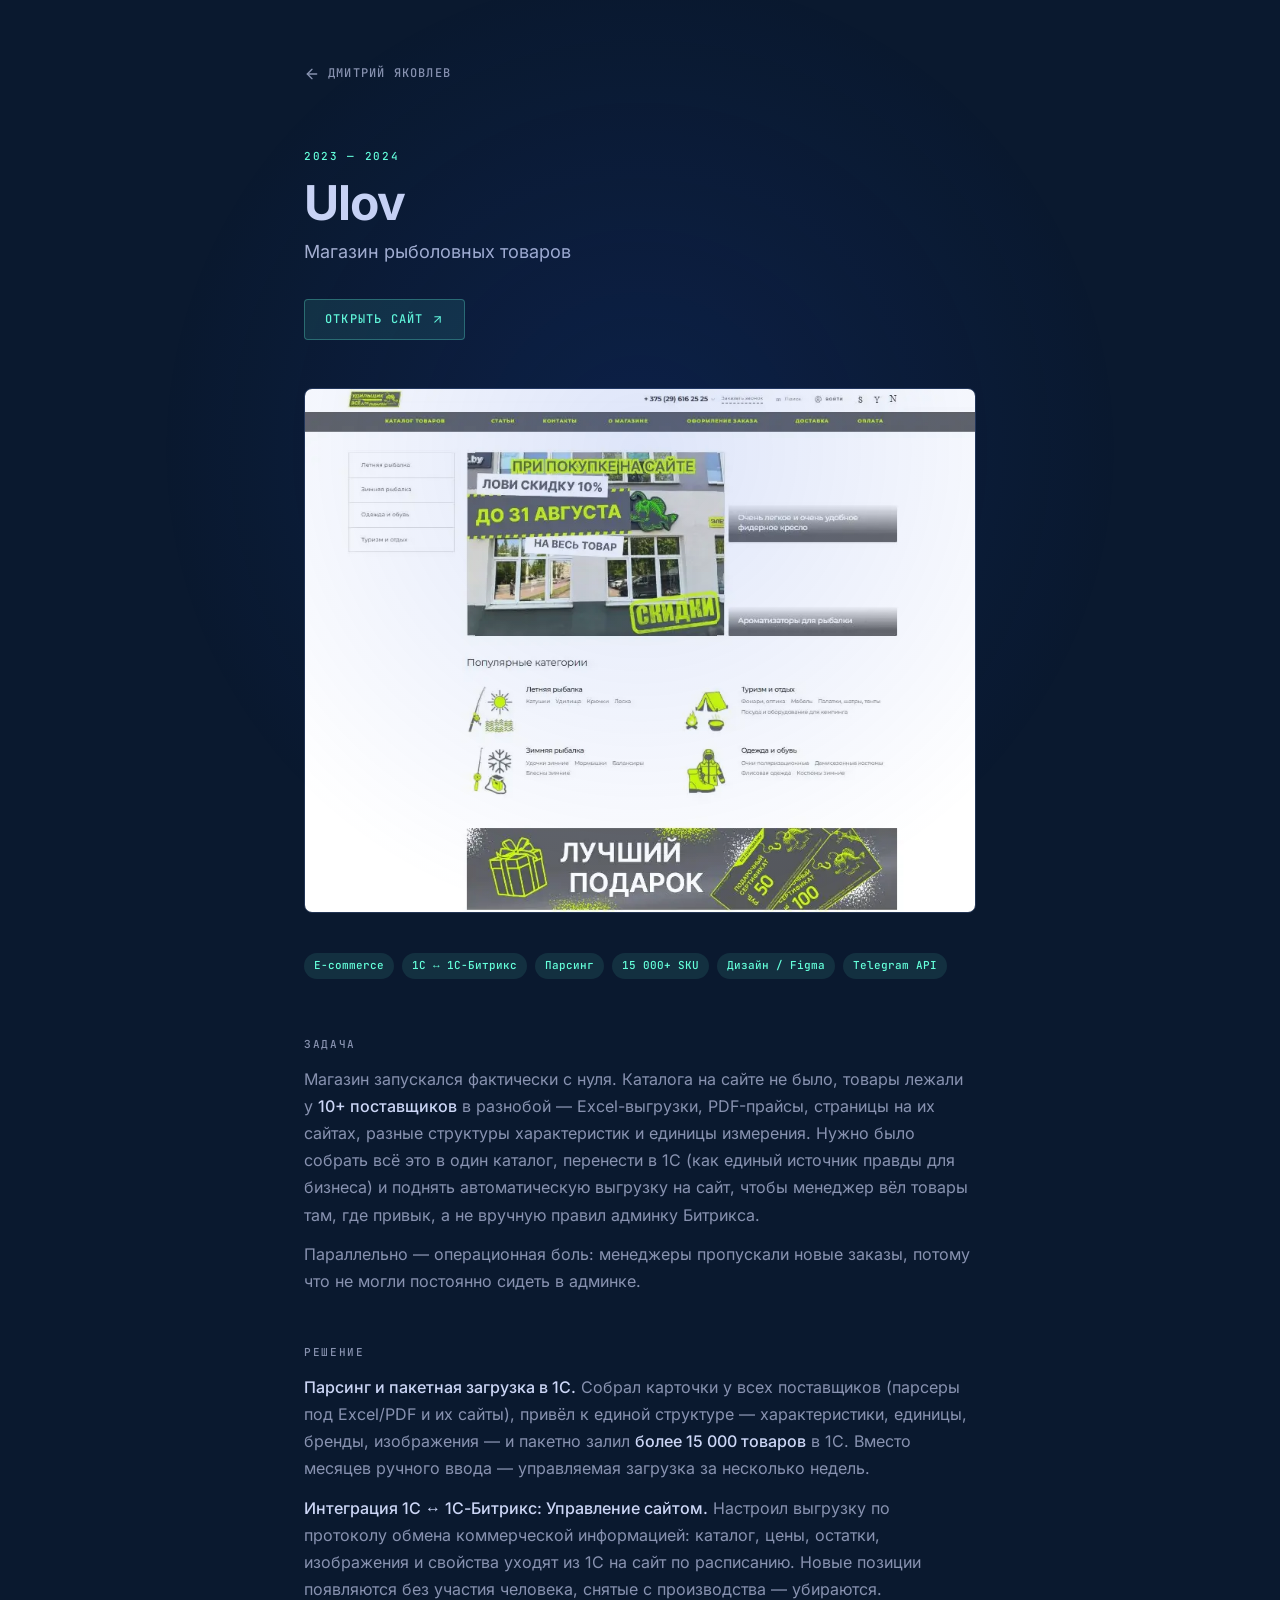
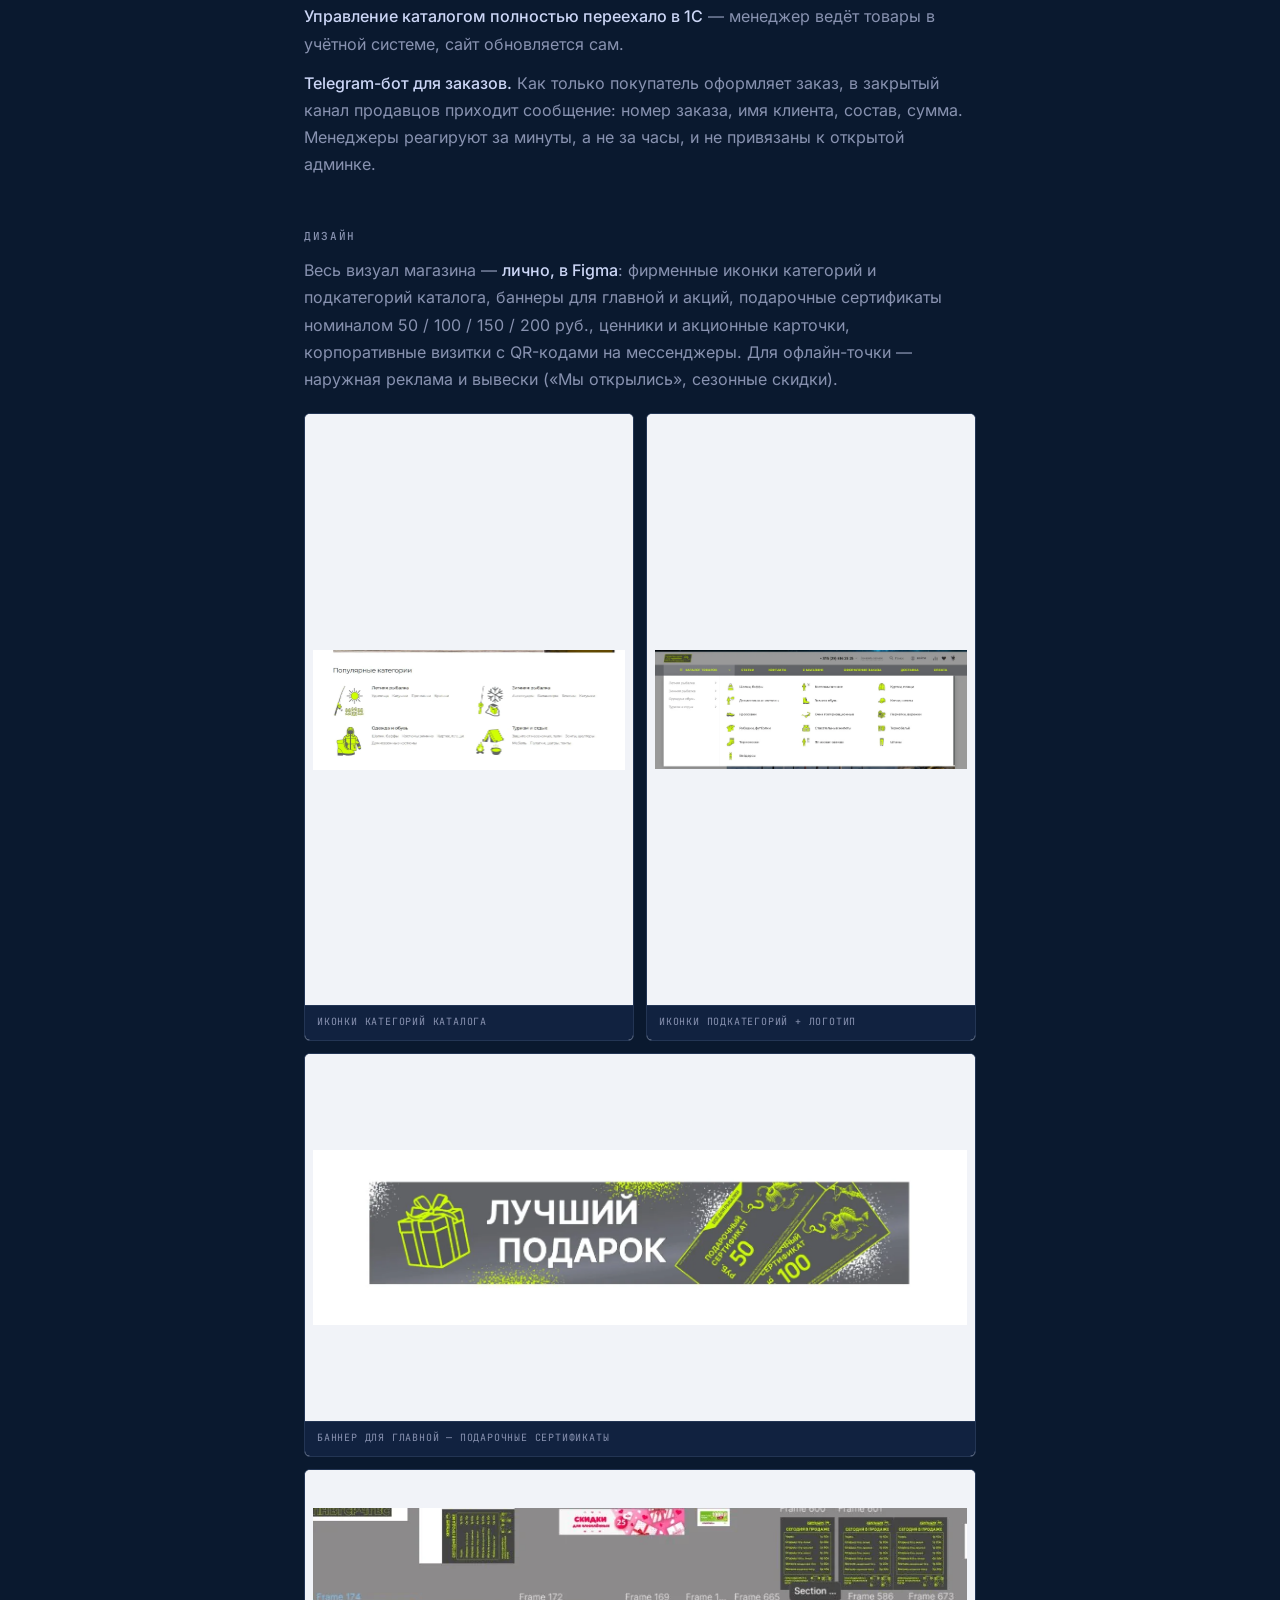
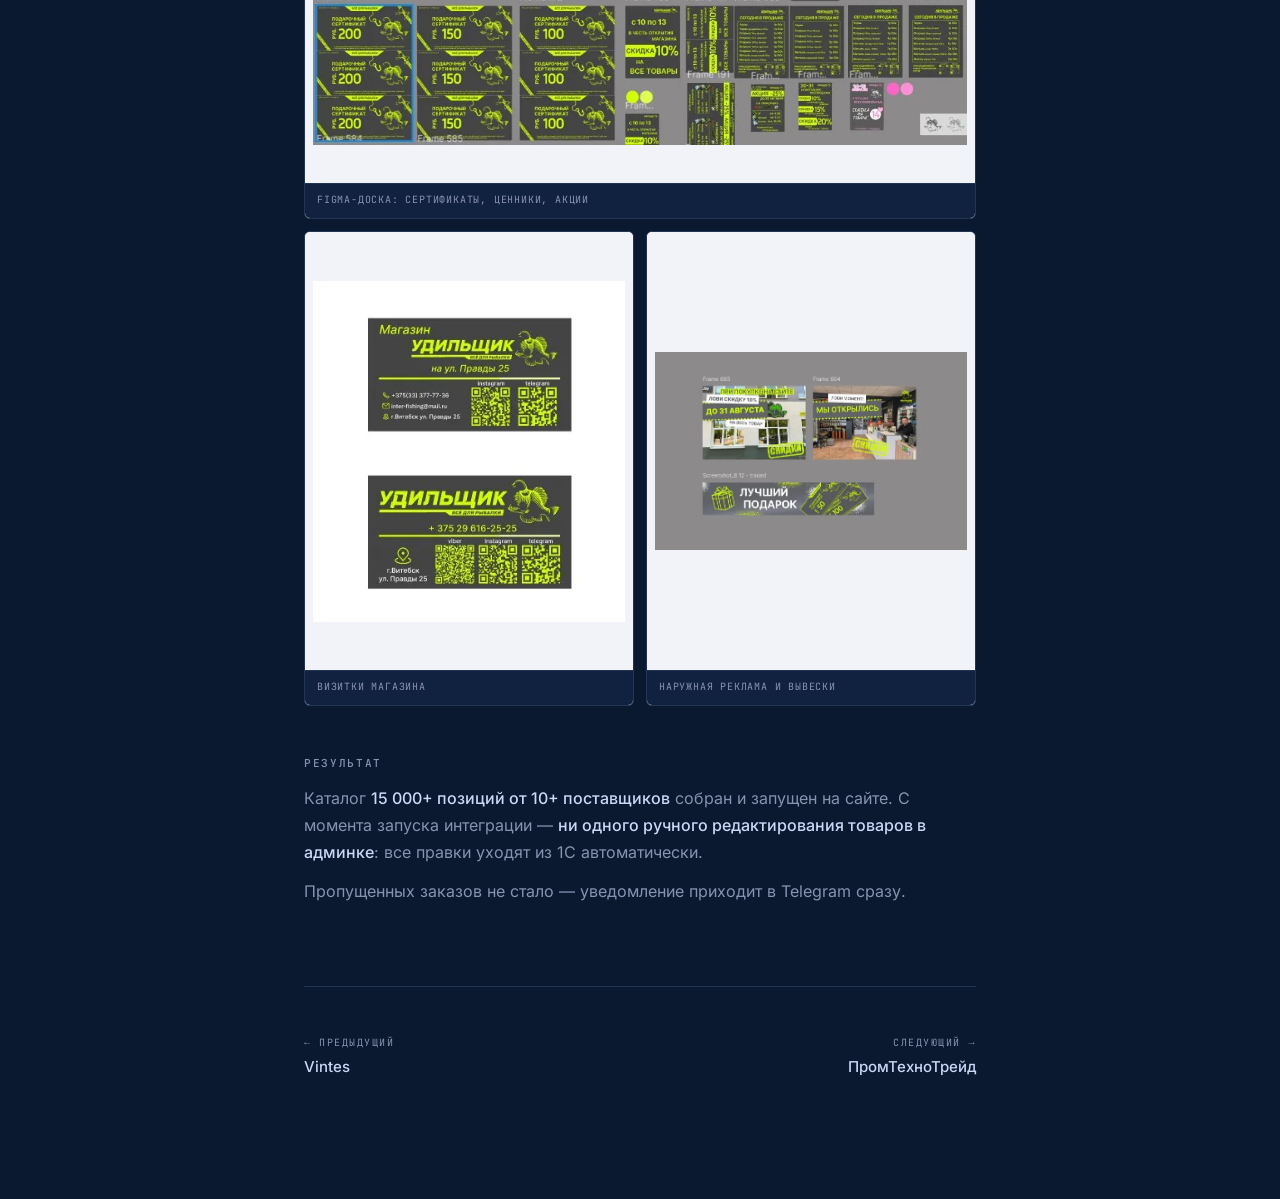
<file: projects/ulov.html>
<!DOCTYPE html>
<html lang="ru">
<head>
<meta charset="UTF-8">
<meta name="viewport" content="width=device-width, initial-scale=1.0">
<title>Ulov — Дмитрий Яковлев</title>
<meta name="description" content="Кейс ulov.by: парсинг и пакетная загрузка 15 000+ товаров от 10+ поставщиков в 1С, интеграция 1С ↔ 1С-Битрикс, дизайн магазина (иконки, баннеры, визитки, вывески) и Telegram-уведомления о заказах.">
<link rel="icon" href="/img/icons/favicon.ico">
<link rel="canonical" href="https://dmitryyakovlev.by/projects/ulov.html">
<meta property="og:type" content="article">
<meta property="og:site_name" content="Дмитрий Яковлев">
<meta property="og:locale" content="ru_RU">
<meta property="og:title" content="Ulov — Дмитрий Яковлев">
<meta property="og:description" content="Кейс ulov.by: парсинг и пакетная загрузка 15 000+ товаров от 10+ поставщиков в 1С, интеграция 1С ↔ 1С-Битрикс, дизайн магазина (иконки, баннеры, визитки, вывески) и Telegram-уведомления о заказах.">
<meta property="og:url" content="https://dmitryyakovlev.by/projects/ulov.html">
<meta property="og:image" content="https://dmitryyakovlev.by/img/og-cover.png">
<meta property="og:image:width" content="1200">
<meta property="og:image:height" content="630">
<meta property="og:image:alt" content="Дмитрий Яковлев — QA, Веб-разработчик, SEO">
<meta name="twitter:card" content="summary_large_image">
<meta name="twitter:title" content="Ulov — Дмитрий Яковлев">
<meta name="twitter:description" content="Кейс ulov.by: парсинг и пакетная загрузка 15 000+ товаров от 10+ поставщиков в 1С, интеграция 1С ↔ 1С-Битрикс, дизайн магазина (иконки, баннеры, визитки, вывески) и Telegram-уведомления о заказах.">
<meta name="twitter:image" content="https://dmitryyakovlev.by/img/og-cover.png">
<style>
/* Self-hosted Inter + JetBrains Mono (Latin + Cyrillic). Inlined to avoid render-blocking request. */
@font-face { font-family: 'Inter'; font-style: normal; font-weight: 300 700; font-display: swap; src: url('/fonts/inter-cyrillic.woff2') format('woff2'); unicode-range: U+0301, U+0400-045F, U+0490-0491, U+04B0-04B1, U+2116; }
@font-face { font-family: 'Inter'; font-style: normal; font-weight: 300 700; font-display: swap; src: url('/fonts/inter-latin.woff2') format('woff2'); unicode-range: U+0000-00FF, U+0131, U+0152-0153, U+02BB-02BC, U+02C6, U+02DA, U+02DC, U+0304, U+0308, U+0329, U+2000-206F, U+20AC, U+2122, U+2191, U+2193, U+2212, U+2215, U+FEFF, U+FFFD; }
@font-face { font-family: 'JetBrains Mono'; font-style: normal; font-weight: 400 500; font-display: swap; src: url('/fonts/jetbrains-mono-cyrillic.woff2') format('woff2'); unicode-range: U+0301, U+0400-045F, U+0490-0491, U+04B0-04B1, U+2116; }
@font-face { font-family: 'JetBrains Mono'; font-style: normal; font-weight: 400 500; font-display: swap; src: url('/fonts/jetbrains-mono-latin.woff2') format('woff2'); unicode-range: U+0000-00FF, U+0131, U+0152-0153, U+02BB-02BC, U+02C6, U+02DA, U+02DC, U+0304, U+0308, U+0329, U+2000-206F, U+20AC, U+2122, U+2191, U+2193, U+2212, U+2215, U+FEFF, U+FFFD; }

:root {
  --bg: #0a192f;
  --bg-light: #112240;
  --bg-lightest: #233554;
  --slate: #8892b0;
  --slate-light: #a8b2d1;
  --slate-lightest: #ccd6f6;
  --white: #e6f1ff;
  --accent: #64ffda;
  --accent-tint: rgba(100, 255, 218, 0.1);
  --font-sans: 'Inter', -apple-system, sans-serif;
  --font-mono: 'JetBrains Mono', 'SF Mono', Menlo, monospace;
  --transition: cubic-bezier(0.645, 0.045, 0.355, 1);
}

* { margin: 0; padding: 0; box-sizing: border-box; }
html { scroll-behavior: smooth; }

body {
  background: var(--bg);
  color: var(--slate);
  font-family: var(--font-sans);
  font-size: 16px;
  line-height: 1.6;
  -webkit-font-smoothing: antialiased;
}

.spotlight {
  position: fixed;
  pointer-events: none;
  inset: 0;
  z-index: 30;
  background: radial-gradient(600px at var(--x, 50%) var(--y, 50%), rgba(29, 78, 216, 0.15), transparent 80%);
}

.page {
  max-width: 720px;
  margin: 0 auto;
  padding: 64px 24px 120px;
}

.back {
  display: inline-flex;
  align-items: center;
  gap: 8px;
  color: var(--slate);
  text-decoration: none;
  font-family: var(--font-mono);
  font-size: 12px;
  font-weight: 500;
  letter-spacing: 0.1em;
  text-transform: uppercase;
  margin-bottom: 64px;
  transition: color 0.2s var(--transition);
}
.back:hover { color: var(--accent); }
.back svg { width: 16px; height: 16px; transition: transform 0.2s var(--transition); }
.back:hover svg { transform: translateX(-3px); }

.proj-year {
  font-family: var(--font-mono);
  font-size: 11px;
  font-weight: 500;
  letter-spacing: 0.15em;
  text-transform: uppercase;
  color: var(--accent);
  margin-bottom: 12px;
}

.proj-title {
  font-size: clamp(32px, 6vw, 48px);
  font-weight: 700;
  color: var(--slate-lightest);
  letter-spacing: -0.02em;
  line-height: 1.1;
  margin-bottom: 8px;
}

.proj-subtitle {
  font-size: 18px;
  font-weight: 400;
  color: var(--slate-light);
  margin-bottom: 32px;
}

.proj-links {
  display: flex;
  gap: 16px;
  flex-wrap: wrap;
  margin-bottom: 48px;
}

.btn {
  display: inline-flex;
  align-items: center;
  gap: 8px;
  padding: 10px 20px;
  border-radius: 4px;
  font-family: var(--font-mono);
  font-size: 12px;
  font-weight: 500;
  letter-spacing: 0.1em;
  text-transform: uppercase;
  text-decoration: none;
  transition: all 0.2s var(--transition);
}

.btn-primary {
  background: var(--accent-tint);
  color: var(--accent);
  border: 1px solid rgba(100, 255, 218, 0.3);
}
.btn-primary:hover {
  background: rgba(100, 255, 218, 0.2);
  border-color: var(--accent);
}

.btn svg { width: 13px; height: 13px; }

.proj-preview {
  width: 100%;
  background: var(--bg-light);
  border: 1px solid var(--bg-lightest);
  border-radius: 8px;
  margin-bottom: 40px;
  overflow: hidden;
  display: block;
}
.proj-preview img {
  width: 100%;
  height: auto;
  display: block;
}

.tags {
  display: flex;
  flex-wrap: wrap;
  gap: 8px;
  margin-bottom: 56px;
}

.tag {
  font-family: var(--font-mono);
  font-size: 11px;
  font-weight: 500;
  padding: 4px 10px;
  background: var(--accent-tint);
  color: var(--accent);
  border-radius: 999px;
}

.proj-section {
  margin-bottom: 48px;
}

.proj-section-title {
  font-family: var(--font-mono);
  font-size: 11px;
  font-weight: 500;
  letter-spacing: 0.15em;
  text-transform: uppercase;
  color: var(--accent);
  margin-bottom: 16px;
}

.proj-section p {
  color: var(--slate);
  margin-bottom: 12px;
  line-height: 1.7;
}

.proj-section p:last-child { margin-bottom: 0; }
.proj-section strong { color: var(--slate-lightest); font-weight: 500; }

.proj-nav {
  border-top: 1px solid var(--bg-lightest);
  padding-top: 48px;
  margin-top: 80px;
  display: flex;
  justify-content: space-between;
  align-items: center;
  gap: 24px;
}

.proj-nav a {
  display: flex;
  flex-direction: column;
  gap: 4px;
  text-decoration: none;
  transition: color 0.2s var(--transition);
}

.proj-nav a:last-child { align-items: flex-end; }

.proj-nav-label {
  font-family: var(--font-mono);
  font-size: 10px;
  letter-spacing: 0.15em;
  text-transform: uppercase;
  color: var(--slate);
}

.proj-nav-title {
  font-size: 15px;
  font-weight: 500;
  color: var(--slate-lightest);
}

.proj-nav a:hover .proj-nav-title { color: var(--accent); }

/* Галерея дизайна */
.design-grid {
  display: grid;
  grid-template-columns: repeat(2, 1fr);
  gap: 12px;
  margin-top: 20px;
}
.design-grid figure {
  margin: 0;
  background: #f1f3f8;
  border: 1px solid var(--bg-lightest);
  border-radius: 6px;
  overflow: hidden;
  display: flex;
  flex-direction: column;
  position: relative;
  transform-origin: center;
  transition: transform 0.3s var(--transition), border-color 0.3s var(--transition), box-shadow 0.3s var(--transition);
}
.design-grid figure:hover {
  transform: scale(1.25);
  z-index: 5;
  border-color: var(--accent);
  box-shadow: 0 14px 40px rgba(2, 12, 27, 0.75);
}
.design-grid img {
  flex: 1 1 auto;
  width: 100%;
  min-height: 200px;
  object-fit: contain;
  object-position: center;
  display: block;
  padding: 8px;
  background: #f1f3f8;
}
.design-grid figcaption {
  flex-shrink: 0;
  margin-top: auto;
  font-family: var(--font-mono);
  font-size: 10px;
  letter-spacing: 0.08em;
  text-transform: uppercase;
  color: var(--slate);
  padding: 8px 12px 10px;
  border-top: 1px solid var(--bg-lightest);
  background: var(--bg-light);
}
.design-grid figure.wide { grid-column: span 2; }
.design-grid figure.wide img { min-height: 240px; }
.design-grid figure.tall img { min-height: 320px; }

@media (max-width: 560px) {
  .design-grid { grid-template-columns: 1fr; }
  .design-grid figure.wide { grid-column: auto; }
}
</style>
</head>
<body>

<div class="spotlight" id="spotlight"></div>

<div class="page">

  <a href="/" class="back">
    <svg viewBox="0 0 24 24" fill="none" stroke="currentColor" stroke-width="2" stroke-linecap="round" stroke-linejoin="round">
      <line x1="19" y1="12" x2="5" y2="12"/><polyline points="12 19 5 12 12 5"/>
    </svg>
    Дмитрий Яковлев
  </a>

  <p class="proj-year">2023 — 2024</p>
  <h1 class="proj-title">Ulov</h1>
  <p class="proj-subtitle">Магазин рыболовных товаров</p>

  <div class="proj-links">
    <a href="https://ulov.by" target="_blank" rel="noopener" class="btn btn-primary">
      Открыть сайт
      <svg viewBox="0 0 24 24" fill="none" stroke="currentColor" stroke-width="2" stroke-linecap="round" stroke-linejoin="round"><line x1="7" y1="17" x2="17" y2="7"/><polyline points="7 7 17 7 17 17"/></svg>
    </a>
  </div>

  <div class="proj-preview">
    <img src="/img/projects/ulov-preview.webp" alt="Ulov — главная страница магазина" width="878" height="686">
  </div>

  <div class="tags">
    <span class="tag">E-commerce</span>
    <span class="tag">1С ↔ 1С-Битрикс</span>
    <span class="tag">Парсинг</span>
    <span class="tag">15 000+ SKU</span>
    <span class="tag">Дизайн / Figma</span>
    <span class="tag">Telegram API</span>
  </div>

  <div class="proj-section">
    <p class="proj-section-title">Задача</p>
    <p>
      Магазин запускался фактически с нуля. Каталога на сайте не было, товары лежали у <strong>10+ поставщиков</strong> в разнобой — Excel-выгрузки, PDF-прайсы, страницы на их сайтах, разные структуры характеристик и единицы измерения. Нужно было собрать всё это в один каталог, перенести в 1С (как единый источник правды для бизнеса) и поднять автоматическую выгрузку на сайт, чтобы менеджер вёл товары там, где привык, а не вручную правил админку Битрикса.
    </p>
    <p>
      Параллельно — операционная боль: менеджеры пропускали новые заказы, потому что не могли постоянно сидеть в админке.
    </p>
  </div>

  <div class="proj-section">
    <p class="proj-section-title">Решение</p>
    <p>
      <strong>Парсинг и пакетная загрузка в 1С.</strong> Собрал карточки у всех поставщиков (парсеры под Excel/PDF и их сайты), привёл к единой структуре — характеристики, единицы, бренды, изображения — и пакетно залил <strong>более 15 000 товаров</strong> в 1С. Вместо месяцев ручного ввода — управляемая загрузка за несколько недель.
    </p>
    <p>
      <strong>Интеграция 1С ↔ 1С-Битрикс: Управление сайтом.</strong> Настроил выгрузку по протоколу обмена коммерческой информацией: каталог, цены, остатки, изображения и свойства уходят из 1С на сайт по расписанию. Новые позиции появляются без участия человека, снятые с производства — убираются. <strong>Управление каталогом полностью переехало в 1С</strong> — менеджер ведёт товары в учётной системе, сайт обновляется сам.
    </p>
    <p>
      <strong>Telegram-бот для заказов.</strong> Как только покупатель оформляет заказ, в закрытый канал продавцов приходит сообщение: номер заказа, имя клиента, состав, сумма. Менеджеры реагируют за минуты, а не за часы, и не привязаны к открытой админке.
    </p>
  </div>

  <div class="proj-section">
    <p class="proj-section-title">Дизайн</p>
    <p>
      Весь визуал магазина — <strong>лично, в Figma</strong>: фирменные иконки категорий и подкатегорий каталога, баннеры для главной и акций, подарочные сертификаты номиналом 50 / 100 / 150 / 200 руб., ценники и акционные карточки, корпоративные визитки с QR-кодами на мессенджеры. Для офлайн-точки — наружная реклама и вывески («Мы открылись», сезонные скидки).
    </p>
    <div class="design-grid">
      <figure>
        <img src="/img/projects/ulov-design-categories.webp" alt="Ulov — иконки категорий: летняя и зимняя рыбалка, одежда, туризм" width="1250" height="480" loading="lazy">
        <figcaption>Иконки категорий каталога</figcaption>
      </figure>
      <figure>
        <img src="/img/projects/ulov-design-menu.webp" alt="Ulov — выпадающее меню каталога с иконками подкатегорий" width="1543" height="591" loading="lazy">
        <figcaption>Иконки подкатегорий + логотип</figcaption>
      </figure>
      <figure class="wide">
        <img src="/img/projects/ulov-design-banner-gift.webp" alt="Ulov — баннер «Лучший подарок» с подарочными сертификатами" width="1367" height="367" loading="lazy">
        <figcaption>Баннер для главной — подарочные сертификаты</figcaption>
      </figure>
      <figure class="wide">
        <img src="/img/projects/ulov-design-figma.webp" alt="Ulov — рабочая Figma-доска: сертификаты, ценники, акционные карточки" width="863" height="313" loading="lazy">
        <figcaption>Figma-доска: сертификаты, ценники, акции</figcaption>
      </figure>
      <figure class="tall">
        <img src="/img/projects/ulov-design-business-cards.webp" alt="Ulov — визитки магазина «Удильщик» с QR-кодами на мессенджеры" width="375" height="410" loading="lazy">
        <figcaption>Визитки магазина</figcaption>
      </figure>
      <figure>
        <img src="/img/projects/ulov-design-outdoor.webp" alt="Ulov — наружная реклама и вывески офлайн-магазина" width="691" height="438" loading="lazy">
        <figcaption>Наружная реклама и вывески</figcaption>
      </figure>
    </div>
  </div>

  <div class="proj-section">
    <p class="proj-section-title">Результат</p>
    <p>
      Каталог <strong>15 000+ позиций от 10+ поставщиков</strong> собран и запущен на сайте. С момента запуска интеграции — <strong>ни одного ручного редактирования товаров в админке</strong>: все правки уходят из 1С автоматически.
    </p>
    <p>
      Пропущенных заказов не стало — уведомление приходит в Telegram сразу.
    </p>
  </div>

  <nav class="proj-nav">
    <a href="/projects/vintes.html">
      <span class="proj-nav-label">← Предыдущий</span>
      <span class="proj-nav-title">Vintes</span>
    </a>
    <a href="/projects/ptt.html">
      <span class="proj-nav-label">Следующий →</span>
      <span class="proj-nav-title">ПромТехноТрейд</span>
    </a>
  </nav>

</div>

<script>
const spotlight = document.getElementById('spotlight');
document.addEventListener('mousemove', (e) => {
  spotlight.style.setProperty('--x', e.clientX + 'px');
  spotlight.style.setProperty('--y', e.clientY + 'px');
});
</script>

</body>
</html>
</file>
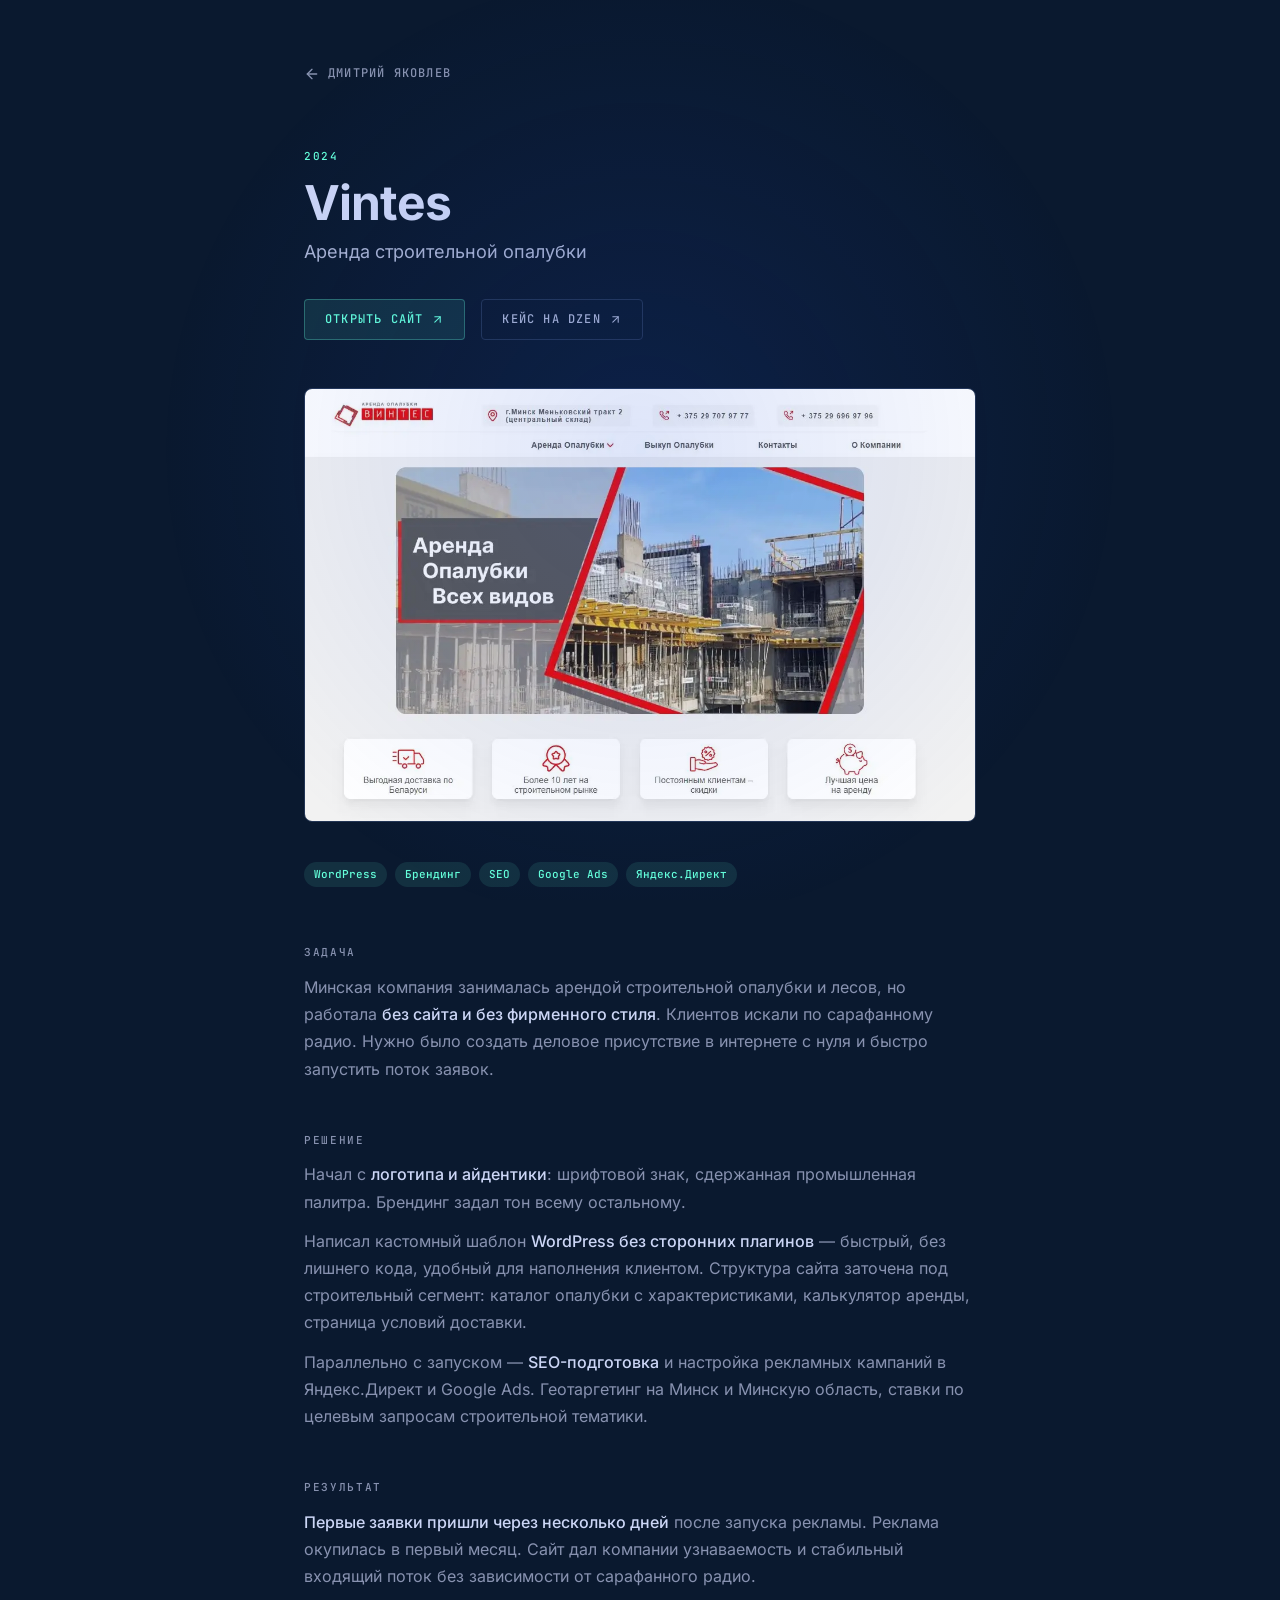
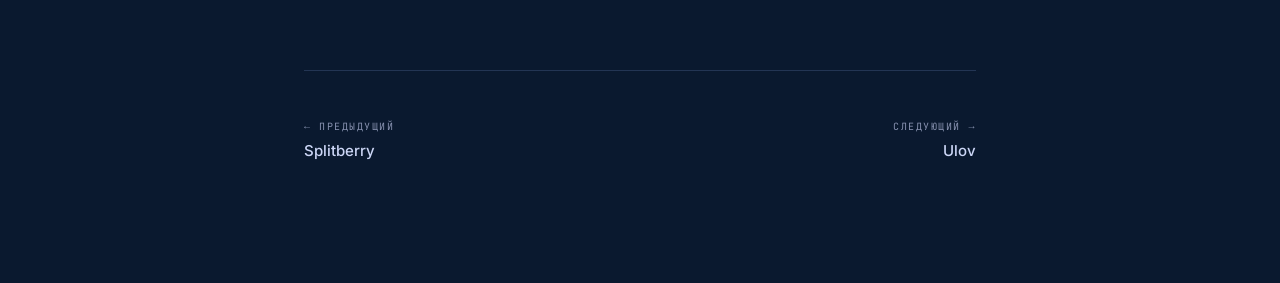
<file: projects/vintes.html>
<!DOCTYPE html>
<html lang="ru">
<head>
<meta charset="UTF-8">
<meta name="viewport" content="width=device-width, initial-scale=1.0">
<title>Vintes — Дмитрий Яковлев</title>
<meta name="description" content="Кейс: разработка сайта и фирменного стиля для компании по аренде строительной опалубки.">
<link rel="icon" href="/img/icons/favicon.ico">
<link rel="canonical" href="https://dmitryyakovlev.by/projects/vintes.html">
<meta property="og:type" content="article">
<meta property="og:site_name" content="Дмитрий Яковлев">
<meta property="og:locale" content="ru_RU">
<meta property="og:title" content="Vintes — Дмитрий Яковлев">
<meta property="og:description" content="Кейс: разработка сайта и фирменного стиля для компании по аренде строительной опалубки.">
<meta property="og:url" content="https://dmitryyakovlev.by/projects/vintes.html">
<meta property="og:image" content="https://dmitryyakovlev.by/img/og-cover.png">
<meta property="og:image:width" content="1200">
<meta property="og:image:height" content="630">
<meta property="og:image:alt" content="Дмитрий Яковлев — QA, Веб-разработчик, SEO">
<meta name="twitter:card" content="summary_large_image">
<meta name="twitter:title" content="Vintes — Дмитрий Яковлев">
<meta name="twitter:description" content="Кейс: разработка сайта и фирменного стиля для компании по аренде строительной опалубки.">
<meta name="twitter:image" content="https://dmitryyakovlev.by/img/og-cover.png">
<style>
/* Self-hosted Inter + JetBrains Mono (Latin + Cyrillic). Inlined to avoid render-blocking request. */
@font-face { font-family: 'Inter'; font-style: normal; font-weight: 300 700; font-display: swap; src: url('/fonts/inter-cyrillic.woff2') format('woff2'); unicode-range: U+0301, U+0400-045F, U+0490-0491, U+04B0-04B1, U+2116; }
@font-face { font-family: 'Inter'; font-style: normal; font-weight: 300 700; font-display: swap; src: url('/fonts/inter-latin.woff2') format('woff2'); unicode-range: U+0000-00FF, U+0131, U+0152-0153, U+02BB-02BC, U+02C6, U+02DA, U+02DC, U+0304, U+0308, U+0329, U+2000-206F, U+20AC, U+2122, U+2191, U+2193, U+2212, U+2215, U+FEFF, U+FFFD; }
@font-face { font-family: 'JetBrains Mono'; font-style: normal; font-weight: 400 500; font-display: swap; src: url('/fonts/jetbrains-mono-cyrillic.woff2') format('woff2'); unicode-range: U+0301, U+0400-045F, U+0490-0491, U+04B0-04B1, U+2116; }
@font-face { font-family: 'JetBrains Mono'; font-style: normal; font-weight: 400 500; font-display: swap; src: url('/fonts/jetbrains-mono-latin.woff2') format('woff2'); unicode-range: U+0000-00FF, U+0131, U+0152-0153, U+02BB-02BC, U+02C6, U+02DA, U+02DC, U+0304, U+0308, U+0329, U+2000-206F, U+20AC, U+2122, U+2191, U+2193, U+2212, U+2215, U+FEFF, U+FFFD; }

:root {
  --bg: #0a192f;
  --bg-light: #112240;
  --bg-lightest: #233554;
  --slate: #8892b0;
  --slate-light: #a8b2d1;
  --slate-lightest: #ccd6f6;
  --white: #e6f1ff;
  --accent: #64ffda;
  --accent-tint: rgba(100, 255, 218, 0.1);
  --font-sans: 'Inter', -apple-system, sans-serif;
  --font-mono: 'JetBrains Mono', 'SF Mono', Menlo, monospace;
  --transition: cubic-bezier(0.645, 0.045, 0.355, 1);
}

* { margin: 0; padding: 0; box-sizing: border-box; }
html { scroll-behavior: smooth; }

body {
  background: var(--bg);
  color: var(--slate);
  font-family: var(--font-sans);
  font-size: 16px;
  line-height: 1.6;
  -webkit-font-smoothing: antialiased;
}

.spotlight {
  position: fixed;
  pointer-events: none;
  inset: 0;
  z-index: 30;
  background: radial-gradient(600px at var(--x, 50%) var(--y, 50%), rgba(29, 78, 216, 0.15), transparent 80%);
}

.page {
  max-width: 720px;
  margin: 0 auto;
  padding: 64px 24px 120px;
}

.back {
  display: inline-flex;
  align-items: center;
  gap: 8px;
  color: var(--slate);
  text-decoration: none;
  font-family: var(--font-mono);
  font-size: 12px;
  font-weight: 500;
  letter-spacing: 0.1em;
  text-transform: uppercase;
  margin-bottom: 64px;
  transition: color 0.2s var(--transition);
}
.back:hover { color: var(--accent); }
.back svg { width: 16px; height: 16px; transition: transform 0.2s var(--transition); }
.back:hover svg { transform: translateX(-3px); }

.proj-year {
  font-family: var(--font-mono);
  font-size: 11px;
  font-weight: 500;
  letter-spacing: 0.15em;
  text-transform: uppercase;
  color: var(--accent);
  margin-bottom: 12px;
}

.proj-title {
  font-size: clamp(32px, 6vw, 48px);
  font-weight: 700;
  color: var(--slate-lightest);
  letter-spacing: -0.02em;
  line-height: 1.1;
  margin-bottom: 8px;
}

.proj-subtitle {
  font-size: 18px;
  font-weight: 400;
  color: var(--slate-light);
  margin-bottom: 32px;
}

.proj-links {
  display: flex;
  gap: 16px;
  flex-wrap: wrap;
  margin-bottom: 48px;
}

.btn {
  display: inline-flex;
  align-items: center;
  gap: 8px;
  padding: 10px 20px;
  border-radius: 4px;
  font-family: var(--font-mono);
  font-size: 12px;
  font-weight: 500;
  letter-spacing: 0.1em;
  text-transform: uppercase;
  text-decoration: none;
  transition: all 0.2s var(--transition);
}

.btn-primary {
  background: var(--accent-tint);
  color: var(--accent);
  border: 1px solid rgba(100, 255, 218, 0.3);
}
.btn-primary:hover {
  background: rgba(100, 255, 218, 0.2);
  border-color: var(--accent);
}

.btn-secondary {
  background: transparent;
  color: var(--slate-light);
  border: 1px solid var(--bg-lightest);
}
.btn-secondary:hover {
  color: var(--slate-lightest);
  border-color: var(--slate-light);
}

.btn svg { width: 13px; height: 13px; }

.proj-preview {
  width: 100%;
  background: var(--bg-light);
  border: 1px solid var(--bg-lightest);
  border-radius: 8px;
  margin-bottom: 40px;
  overflow: hidden;
  display: block;
}
.proj-preview img {
  width: 100%;
  height: auto;
  display: block;
}

.tags {
  display: flex;
  flex-wrap: wrap;
  gap: 8px;
  margin-bottom: 56px;
}

.tag {
  font-family: var(--font-mono);
  font-size: 11px;
  font-weight: 500;
  padding: 4px 10px;
  background: var(--accent-tint);
  color: var(--accent);
  border-radius: 999px;
}

.proj-section {
  margin-bottom: 48px;
}

.proj-section-title {
  font-family: var(--font-mono);
  font-size: 11px;
  font-weight: 500;
  letter-spacing: 0.15em;
  text-transform: uppercase;
  color: var(--accent);
  margin-bottom: 16px;
}

.proj-section p {
  color: var(--slate);
  margin-bottom: 12px;
  line-height: 1.7;
}

.proj-section p:last-child { margin-bottom: 0; }
.proj-section strong { color: var(--slate-lightest); font-weight: 500; }

.proj-nav {
  border-top: 1px solid var(--bg-lightest);
  padding-top: 48px;
  margin-top: 80px;
  display: flex;
  justify-content: space-between;
  align-items: center;
  gap: 24px;
}

.proj-nav a {
  display: flex;
  flex-direction: column;
  gap: 4px;
  text-decoration: none;
  transition: color 0.2s var(--transition);
}

.proj-nav a:last-child { align-items: flex-end; }

.proj-nav-label {
  font-family: var(--font-mono);
  font-size: 10px;
  letter-spacing: 0.15em;
  text-transform: uppercase;
  color: var(--slate);
}

.proj-nav-title {
  font-size: 15px;
  font-weight: 500;
  color: var(--slate-lightest);
}

.proj-nav a:hover .proj-nav-title { color: var(--accent); }
</style>
</head>
<body>

<div class="spotlight" id="spotlight"></div>

<div class="page">

  <a href="/" class="back">
    <svg viewBox="0 0 24 24" fill="none" stroke="currentColor" stroke-width="2" stroke-linecap="round" stroke-linejoin="round">
      <line x1="19" y1="12" x2="5" y2="12"/><polyline points="12 19 5 12 12 5"/>
    </svg>
    Дмитрий Яковлев
  </a>

  <p class="proj-year">2024</p>
  <h1 class="proj-title">Vintes</h1>
  <p class="proj-subtitle">Аренда строительной опалубки</p>

  <div class="proj-links">
    <a href="https://vintes.by" target="_blank" rel="noopener" class="btn btn-primary">
      Открыть сайт
      <svg viewBox="0 0 24 24" fill="none" stroke="currentColor" stroke-width="2" stroke-linecap="round" stroke-linejoin="round"><line x1="7" y1="17" x2="17" y2="7"/><polyline points="7 7 17 7 17 17"/></svg>
    </a>
    <a href="https://dzen.ru/a/aH6TU0qCAA5vDidC" target="_blank" rel="noopener" class="btn btn-secondary">
      Кейс на Dzen
      <svg viewBox="0 0 24 24" fill="none" stroke="currentColor" stroke-width="2" stroke-linecap="round" stroke-linejoin="round"><line x1="7" y1="17" x2="17" y2="7"/><polyline points="7 7 17 7 17 17"/></svg>
    </a>
  </div>

  <div class="proj-preview">
    <img src="/img/projects/vintes-preview.webp" alt="Vintes — главная страница сайта" width="1164" height="750">
  </div>

  <div class="tags">
    <span class="tag">WordPress</span>
    <span class="tag">Брендинг</span>
    <span class="tag">SEO</span>
    <span class="tag">Google Ads</span>
    <span class="tag">Яндекс.Директ</span>
  </div>

  <div class="proj-section">
    <p class="proj-section-title">Задача</p>
    <p>
      Минская компания занималась арендой строительной опалубки и лесов, но работала <strong>без сайта и без фирменного стиля</strong>. Клиентов искали по сарафанному радио. Нужно было создать деловое присутствие в интернете с нуля и быстро запустить поток заявок.
    </p>
  </div>

  <div class="proj-section">
    <p class="proj-section-title">Решение</p>
    <p>
      Начал с <strong>логотипа и айдентики</strong>: шрифтовой знак, сдержанная промышленная палитра. Брендинг задал тон всему остальному.
    </p>
    <p>
      Написал кастомный шаблон <strong>WordPress без сторонних плагинов</strong> — быстрый, без лишнего кода, удобный для наполнения клиентом. Структура сайта заточена под строительный сегмент: каталог опалубки с характеристиками, калькулятор аренды, страница условий доставки.
    </p>
    <p>
      Параллельно с запуском — <strong>SEO-подготовка</strong> и настройка рекламных кампаний в Яндекс.Директ и Google Ads. Геотаргетинг на Минск и Минскую область, ставки по целевым запросам строительной тематики.
    </p>
  </div>

  <div class="proj-section">
    <p class="proj-section-title">Результат</p>
    <p>
      <strong>Первые заявки пришли через несколько дней</strong> после запуска рекламы. Реклама окупилась в первый месяц. Сайт дал компании узнаваемость и стабильный входящий поток без зависимости от сарафанного радио.
    </p>
  </div>

  <nav class="proj-nav">
    <a href="/projects/splitberry.html">
      <span class="proj-nav-label">← Предыдущий</span>
      <span class="proj-nav-title">Splitberry</span>
    </a>
    <a href="/projects/ulov.html">
      <span class="proj-nav-label">Следующий →</span>
      <span class="proj-nav-title">Ulov</span>
    </a>
  </nav>

</div>

<script>
const spotlight = document.getElementById('spotlight');
document.addEventListener('mousemove', (e) => {
  spotlight.style.setProperty('--x', e.clientX + 'px');
  spotlight.style.setProperty('--y', e.clientY + 'px');
});
</script>

</body>
</html>
</file>
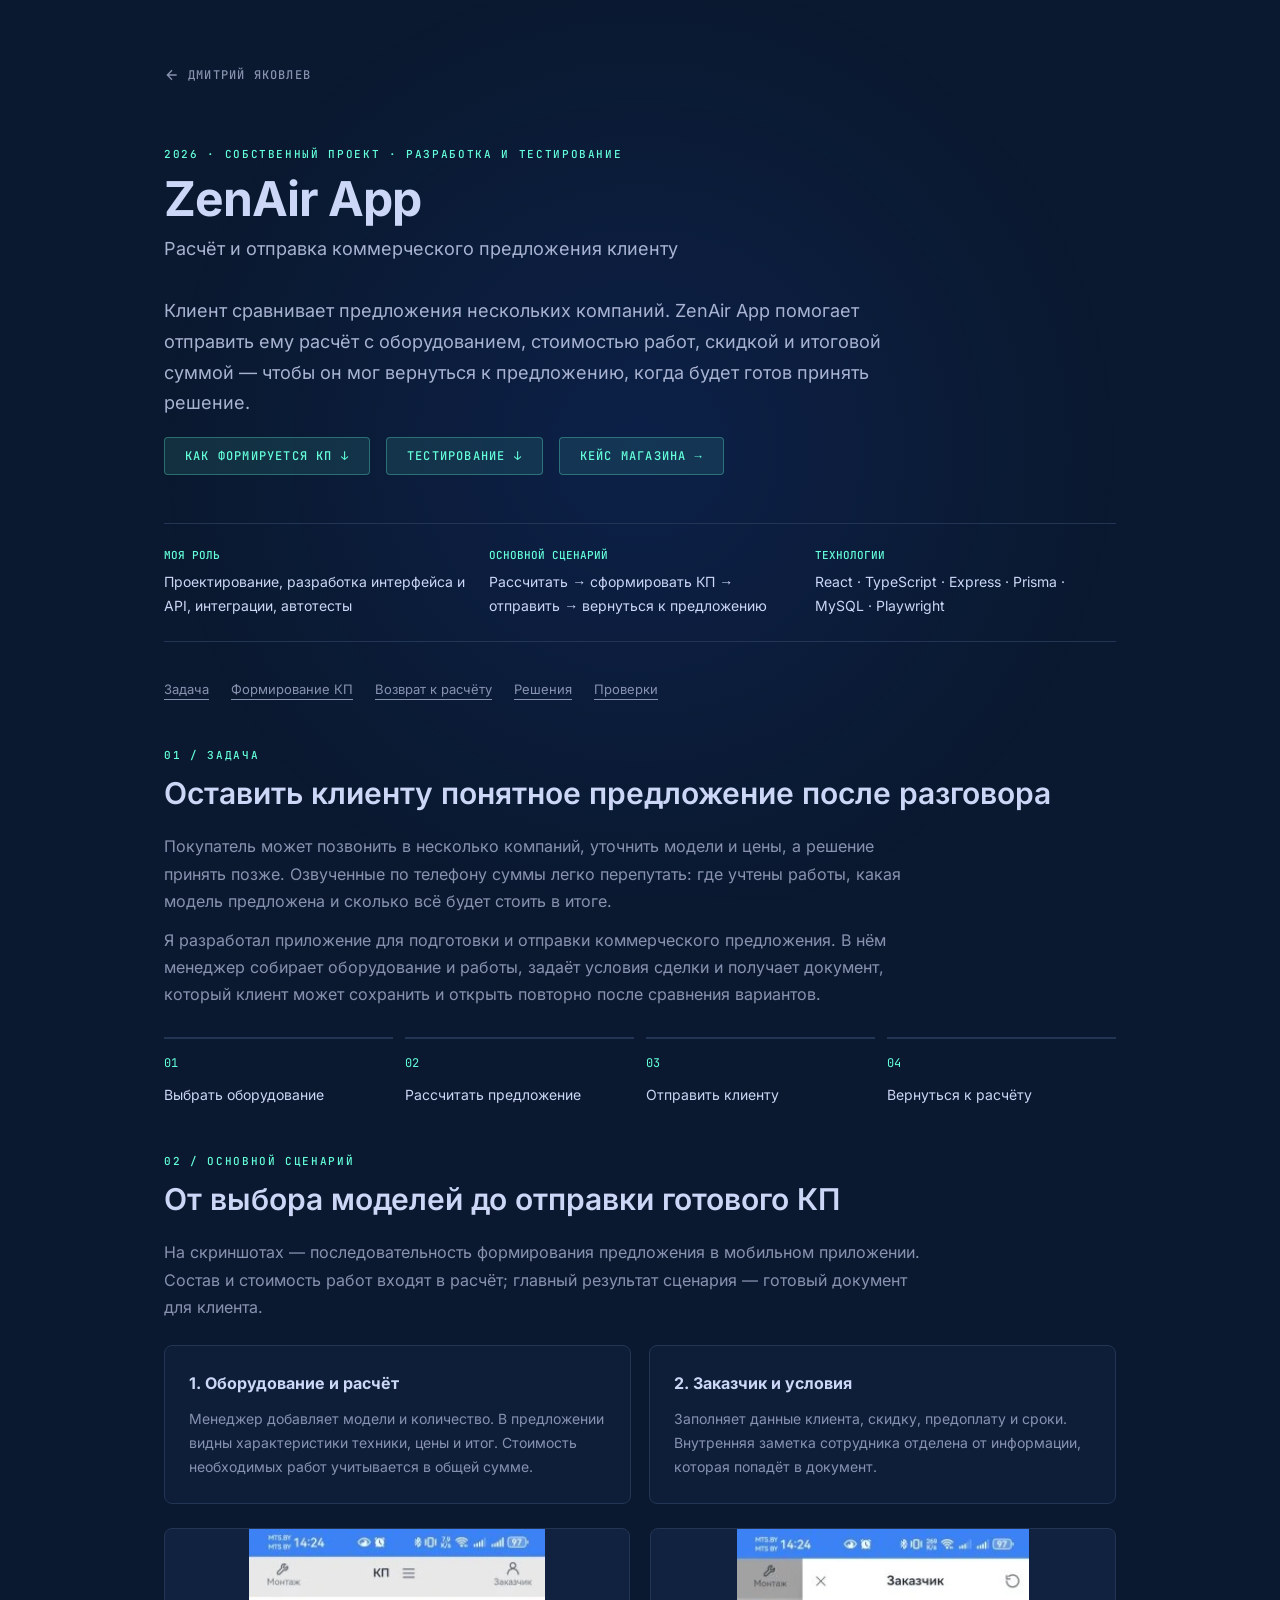
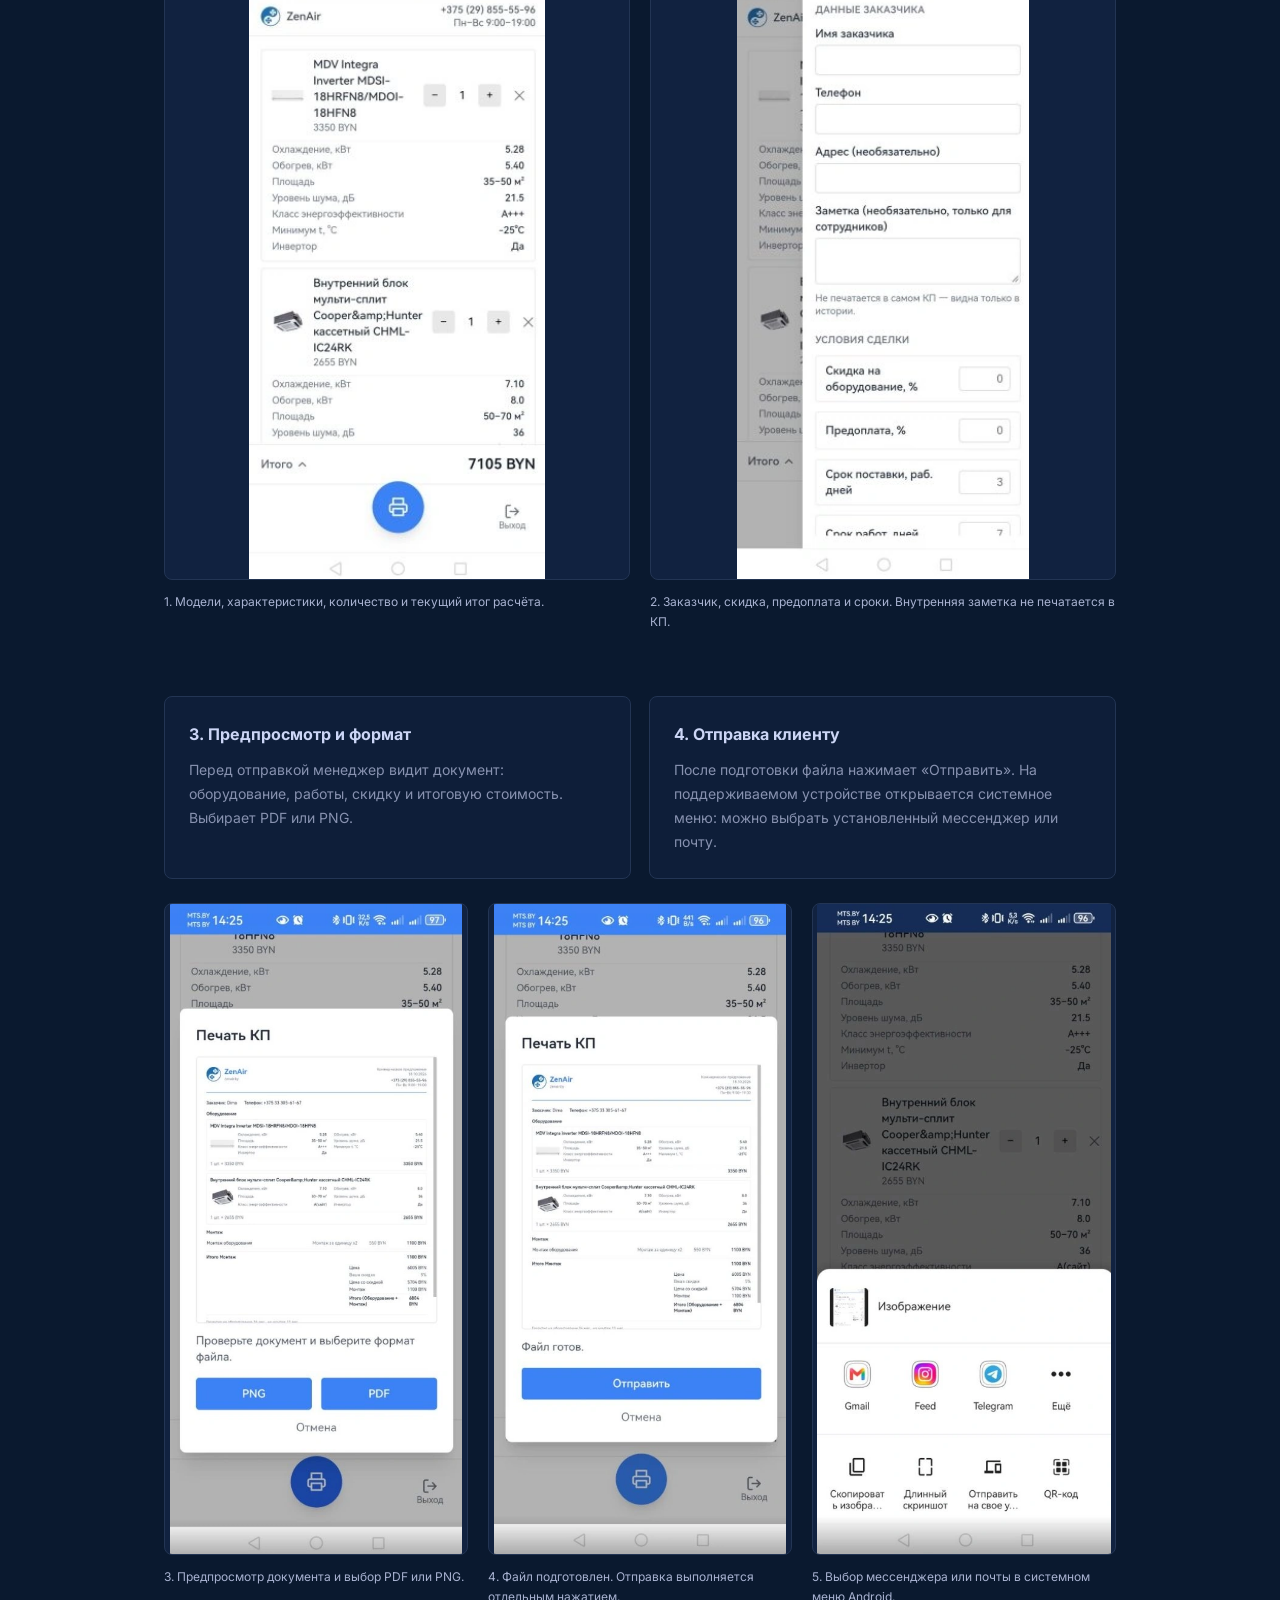
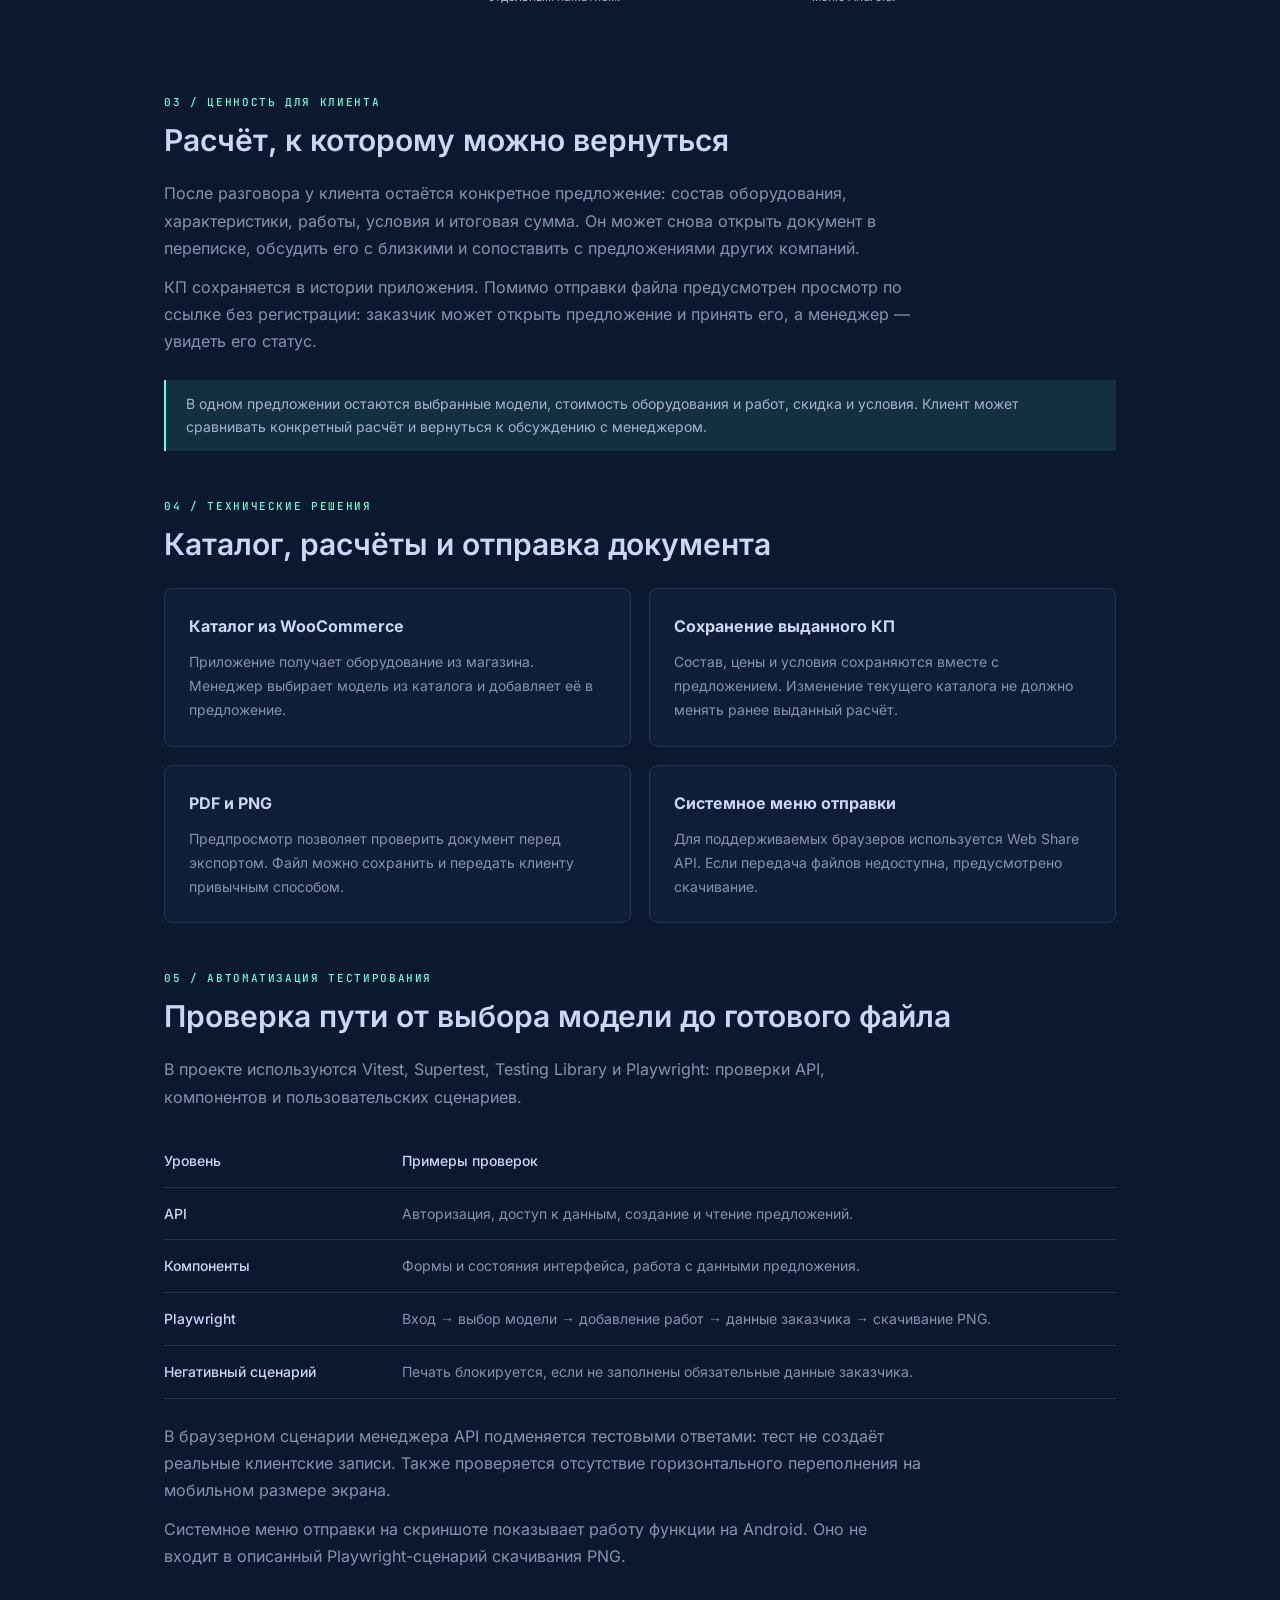
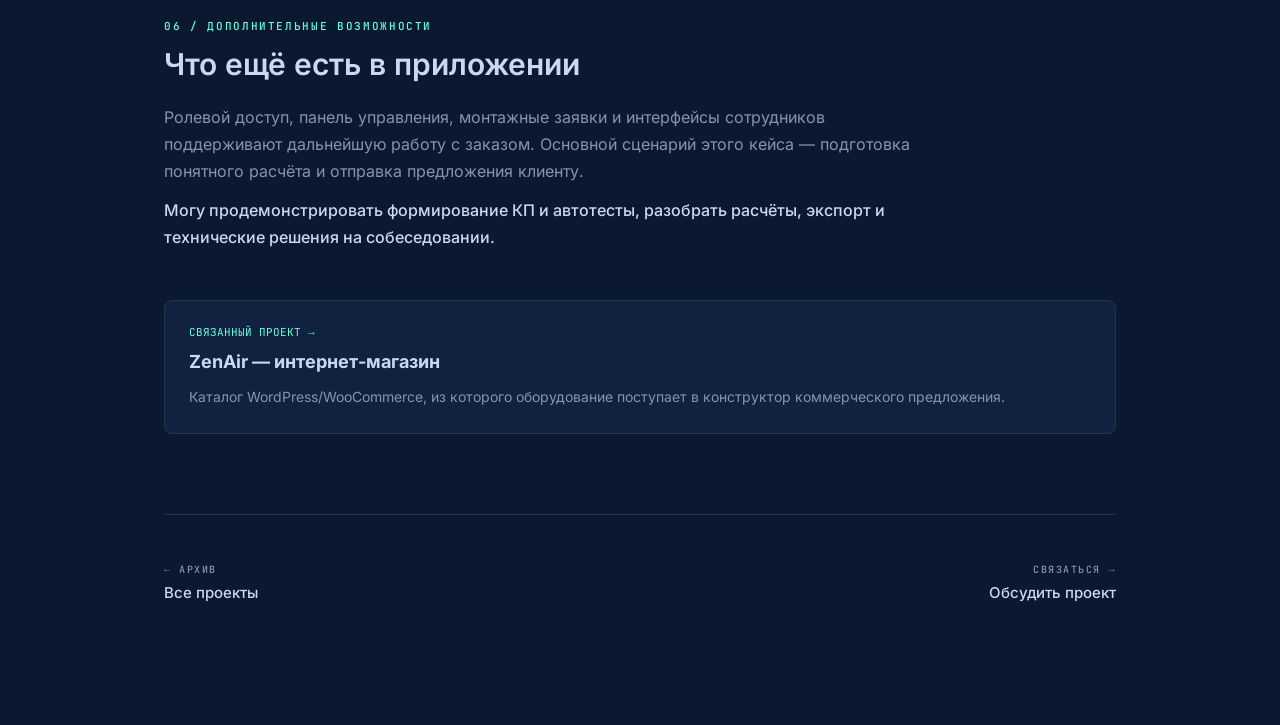
<file: projects/zenair-app.html>
<!DOCTYPE html>
<html lang="ru">
<head>
<meta charset="UTF-8">
<meta name="viewport" content="width=device-width, initial-scale=1.0">
<title>ZenAir App — расчёт и отправка коммерческого предложения — Дмитрий Яковлев</title>
<meta name="description" content="Разработка приложения для расчёта оборудования и работ, формирования КП в PDF/PNG и отправки клиенту. React, TypeScript, API и Playwright.">
<link rel="icon" href="/img/icons/favicon.ico">
<link rel="canonical" href="https://dmitryyakovlev.by/projects/zenair-app.html">
<meta property="og:type" content="article">
<meta property="og:site_name" content="Дмитрий Яковлев">
<meta property="og:locale" content="ru_RU">
<meta property="og:title" content="ZenAir App — расчёт и отправка коммерческого предложения — Дмитрий Яковлев">
<meta property="og:description" content="Разработка приложения для расчёта оборудования и работ, формирования КП в PDF/PNG и отправки клиенту. React, TypeScript, API и Playwright.">
<meta property="og:url" content="https://dmitryyakovlev.by/projects/zenair-app.html">
<meta property="og:image" content="https://dmitryyakovlev.by/img/projects/zenair-app-cover.webp">
<meta property="og:image:width" content="1600">
<meta property="og:image:height" content="1000">
<meta property="og:image:alt" content="ZenAir App — расчёт и отправка коммерческого предложения">
<meta name="twitter:card" content="summary_large_image">
<meta name="twitter:title" content="ZenAir App — расчёт и отправка коммерческого предложения — Дмитрий Яковлев">
<meta name="twitter:description" content="Разработка приложения для расчёта оборудования и работ, формирования КП в PDF/PNG и отправки клиенту. React, TypeScript, API и Playwright.">
<meta name="twitter:image" content="https://dmitryyakovlev.by/img/projects/zenair-app-cover.webp">
<style>
@font-face { font-family: 'Inter'; font-style: normal; font-weight: 300 700; font-display: swap; src: url('/fonts/inter-cyrillic.woff2') format('woff2'); unicode-range: U+0301, U+0400-045F, U+0490-0491, U+04B0-04B1, U+2116; }
@font-face { font-family: 'Inter'; font-style: normal; font-weight: 300 700; font-display: swap; src: url('/fonts/inter-latin.woff2') format('woff2'); unicode-range: U+0000-00FF, U+0131, U+0152-0153, U+02BB-02BC, U+02C6, U+02DA, U+0304, U+0308, U+0329, U+2000-206F, U+20AC, U+2122, U+2191, U+2193, U+2212, U+2215, U+FEFF, U+FFFD; }
@font-face { font-family: 'JetBrains Mono'; font-style: normal; font-weight: 400 500; font-display: swap; src: url('/fonts/jetbrains-mono-cyrillic.woff2') format('woff2'); unicode-range: U+0301, U+0400-045F, U+0490-0491, U+04B0-04B1, U+2116; }
@font-face { font-family: 'JetBrains Mono'; font-style: normal; font-weight: 400 500; font-display: swap; src: url('/fonts/jetbrains-mono-latin.woff2') format('woff2'); unicode-range: U+0000-00FF, U+0131, U+0152-0153, U+02BB-02BC, U+02C6, U+02DA, U+0304, U+0308, U+0329, U+2000-206F, U+20AC, U+2122, U+2191, U+2193, U+2212, U+2215, U+FEFF, U+FFFD; }
:root { --bg:#0a192f; --panel:#112240; --border:#233554; --slate:#8892b0; --light:#a8b2d1; --heading:#ccd6f6; --accent:#64ffda; --tint:rgba(100,255,218,.1); }
* { box-sizing:border-box; }
html { scroll-behavior:smooth; }
body { margin:0; background:var(--bg); color:var(--slate); font:16px/1.7 'Inter',sans-serif; -webkit-font-smoothing:antialiased; }
.spotlight { position:fixed; inset:0; pointer-events:none; background:radial-gradient(600px at var(--x,50%) var(--y,50%),rgba(29,78,216,.15),transparent 80%); }
.page { position:relative; max-width:720px; margin:auto; padding:64px 24px 120px; }
a { color:inherit; }
.back { display:inline-flex; align-items:center; gap:8px; margin-bottom:64px; text-decoration:none; text-transform:uppercase; letter-spacing:.1em; font:500 12px 'JetBrains Mono',monospace; }
.back:hover,.proj-nav a:hover .proj-nav-title { color:var(--accent); }
.back svg { width:16px; height:16px; }
.proj-year,.proj-section-title,.proj-nav-label { color:var(--accent); font:500 11px 'JetBrains Mono',monospace; letter-spacing:.15em; text-transform:uppercase; }
.proj-year { margin:0 0 12px; }
.proj-title { color:var(--heading); font-size:clamp(32px,6vw,48px); letter-spacing:-.02em; line-height:1.1; margin:0 0 8px; }
.proj-subtitle { color:var(--light); font-size:18px; margin:0 0 32px; }
.proj-links { display:flex; flex-wrap:wrap; gap:16px; margin-bottom:48px; }
.btn { display:inline-flex; align-items:center; gap:8px; padding:10px 20px; border:1px solid rgba(100,255,218,.3); border-radius:4px; background:var(--tint); color:var(--accent); text-decoration:none; text-transform:uppercase; letter-spacing:.1em; font:500 12px 'JetBrains Mono',monospace; }
.btn:hover { background:rgba(100,255,218,.2); border-color:var(--accent); }
.btn svg { width:13px; height:13px; }
.proj-preview { display:block; margin:0 0 40px; border:1px solid var(--border); border-radius:8px; background:var(--panel); overflow:hidden; }
.proj-preview img { display:block; width:100%; height:auto; }
.tags { display:flex; flex-wrap:wrap; gap:8px; margin-bottom:56px; }
.tag { padding:4px 10px; border-radius:999px; background:var(--tint); color:var(--accent); font:500 11px 'JetBrains Mono',monospace; }
.proj-section { margin-bottom:48px; }
.proj-section-title { margin:0 0 16px; }
.proj-section p { margin:0 0 12px; }
.proj-section strong { color:var(--heading); font-weight:500; }
.proj-nav { display:flex; justify-content:space-between; gap:24px; padding-top:48px; margin-top:80px; border-top:1px solid var(--border); }
.proj-nav a { display:flex; flex-direction:column; gap:4px; text-decoration:none; }
.proj-nav a:last-child { align-items:flex-end; }
.proj-nav-label { color:var(--slate); font-size:10px; }
.proj-nav-title { color:var(--heading); font-size:15px; font-weight:500; }
@media (max-width:540px) { .page { padding-top:40px; } .back { margin-bottom:48px; } }
</style>
<link rel="stylesheet" href="/projects/case-study.css">
</head>
<body>
<div class="spotlight" id="spotlight">
</div>
<main class="page">
<a href="/" class="back"><svg viewBox="0 0 24 24" fill="none" stroke="currentColor" stroke-width="2" aria-hidden="true"><path d="M19 12H5m7-7-7 7 7 7"/></svg>Дмитрий Яковлев</a>
<p class="proj-year">2026 · Собственный проект · Разработка и тестирование</p>
<h1 class="proj-title">ZenAir App</h1>
<p class="proj-subtitle">Расчёт и отправка коммерческого предложения клиенту</p>
<p class="case-intro">Клиент сравнивает предложения нескольких компаний. ZenAir App помогает отправить ему расчёт с оборудованием, стоимостью работ, скидкой и итоговой суммой — чтобы он мог вернуться к предложению, когда будет готов принять решение.</p>
<div class="proj-links"><a class="btn" href="#scenario">Как формируется КП ↓</a><a class="btn" href="#testing">Тестирование ↓</a><a class="btn" href="/projects/zenair.html">Кейс магазина →</a>
</div>
<dl class="case-facts">
<div>
<dt>Моя роль</dt>
<dd>Проектирование, разработка интерфейса и API, интеграции, автотесты</dd>
</div>
<div>
<dt>Основной сценарий</dt>
<dd>Рассчитать → сформировать КП → отправить → вернуться к предложению</dd>
</div>
<div>
<dt>Технологии</dt>
<dd>React · TypeScript · Express · Prisma · MySQL · Playwright</dd>
</div>
</dl>
<nav class="case-toc" aria-label="Разделы кейса"><a href="#task">Задача</a><a href="#scenario">Формирование КП</a><a href="#return">Возврат к расчёту</a><a href="#solutions">Решения</a><a href="#testing">Проверки</a>
</nav>

<section id="task" class="proj-section">
<p class="proj-section-title">01 / Задача</p>
<h2 class="case-heading">Оставить клиенту понятное предложение после разговора</h2>
<p>Покупатель может позвонить в несколько компаний, уточнить модели и цены, а решение принять позже. Озвученные по телефону суммы легко перепутать: где учтены работы, какая модель предложена и сколько всё будет стоить в итоге.</p>
<p>Я разработал приложение для подготовки и отправки коммерческого предложения. В нём менеджер собирает оборудование и работы, задаёт условия сделки и получает документ, который клиент может сохранить и открыть повторно после сравнения вариантов.</p>
<ol class="case-flow">
<li>Выбрать оборудование</li>
<li>Рассчитать предложение</li>
<li>Отправить клиенту</li>
<li>Вернуться к расчёту</li>
</ol>
</section>

<section id="scenario" class="proj-section">
<p class="proj-section-title">02 / Основной сценарий</p>
<h2 class="case-heading">От выбора моделей до отправки готового КП</h2>
<p>На скриншотах — последовательность формирования предложения в мобильном приложении. Состав и стоимость работ входят в расчёт; главный результат сценария — готовый документ для клиента.</p>
<div class="case-grid">
<article class="case-card">
<h3>1. Оборудование и расчёт</h3>
<p>Менеджер добавляет модели и количество. В предложении видны характеристики техники, цены и итог. Стоимость необходимых работ учитывается в общей сумме.</p>
</article>
<article class="case-card">
<h3>2. Заказчик и условия</h3>
<p>Заполняет данные клиента, скидку, предоплату и сроки. Внутренняя заметка сотрудника отделена от информации, которая попадёт в документ.</p>
</article>
</div>
<div class="case-screens">
<figure class="case-figure"><a href="/img/projects/zenair-app-equipment.webp" target="_blank" rel="noopener" aria-label="Открыть скриншот: Выбранное оборудование и итоговая сумма в ZenAir App"><img src="/img/projects/zenair-app-equipment.webp" alt="Выбранное оборудование и итоговая сумма в ZenAir App" width="287" height="630" loading="lazy"></a>
<figcaption>1. Модели, характеристики, количество и текущий итог расчёта.</figcaption>
</figure>
<figure class="case-figure"><a href="/img/projects/zenair-app-customer.webp" target="_blank" rel="noopener" aria-label="Открыть скриншот: Данные заказчика и условия предложения"><img src="/img/projects/zenair-app-customer.webp" alt="Данные заказчика и условия предложения" width="285" height="636" loading="lazy"></a>
<figcaption>2. Заказчик, скидка, предоплата и сроки. Внутренняя заметка не печатается в КП.</figcaption>
</figure>
</div>
<div class="case-grid">
<article class="case-card">
<h3>3. Предпросмотр и формат</h3>
<p>Перед отправкой менеджер видит документ: оборудование, работы, скидку и итоговую стоимость. Выбирает PDF или PNG.</p>
</article>
<article class="case-card">
<h3>4. Отправка клиенту</h3>
<p>После подготовки файла нажимает «Отправить». На поддерживаемом устройстве открывается системное меню: можно выбрать установленный мессенджер или почту.</p>
</article>
</div>
<div class="case-screens case-screens-three">
<figure class="case-figure"><a href="/img/projects/zenair-app-preview.webp" target="_blank" rel="noopener" aria-label="Открыть скриншот: Предпросмотр КП и выбор формата PNG или PDF"><img src="/img/projects/zenair-app-preview.webp" alt="Предпросмотр КП и выбор формата PNG или PDF" width="480" height="1069" loading="lazy"></a>
<figcaption>3. Предпросмотр документа и выбор PDF или PNG.</figcaption>
</figure>
<figure class="case-figure"><a href="/img/projects/zenair-app-ready.webp" target="_blank" rel="noopener" aria-label="Открыть скриншот: Подготовленный файл коммерческого предложения"><img src="/img/projects/zenair-app-ready.webp" alt="Подготовленный файл коммерческого предложения" width="483" height="1075" loading="lazy"></a>
<figcaption>4. Файл подготовлен. Отправка выполняется отдельным нажатием.</figcaption>
</figure>
<figure class="case-figure"><a href="/img/projects/zenair-app-share.webp" target="_blank" rel="noopener" aria-label="Открыть скриншот: Системное меню отправки коммерческого предложения на Android"><img src="/img/projects/zenair-app-share.webp" alt="Системное меню отправки коммерческого предложения на Android" width="486" height="1071" loading="lazy"></a>
<figcaption>5. Выбор мессенджера или почты в системном меню Android.</figcaption>
</figure>
</div>
</section>

<section id="return" class="proj-section">
<p class="proj-section-title">03 / Ценность для клиента</p>
<h2 class="case-heading">Расчёт, к которому можно вернуться</h2>
<p>После разговора у клиента остаётся конкретное предложение: состав оборудования, характеристики, работы, условия и итоговая сумма. Он может снова открыть документ в переписке, обсудить его с близкими и сопоставить с предложениями других компаний.</p>
<p>КП сохраняется в истории приложения. Помимо отправки файла предусмотрен просмотр по ссылке без регистрации: заказчик может открыть предложение и принять его, а менеджер — увидеть его статус.</p>
<div class="case-note">В одном предложении остаются выбранные модели, стоимость оборудования и работ, скидка и условия. Клиент может сравнивать конкретный расчёт и вернуться к обсуждению с менеджером.</div>
</section>

<section id="solutions" class="proj-section">
<p class="proj-section-title">04 / Технические решения</p>
<h2 class="case-heading">Каталог, расчёты и отправка документа</h2>
<div class="case-grid">
<article class="case-card">
<h3>Каталог из WooCommerce</h3>
<p>Приложение получает оборудование из магазина. Менеджер выбирает модель из каталога и добавляет её в предложение.</p>
</article>
<article class="case-card">
<h3>Сохранение выданного КП</h3>
<p>Состав, цены и условия сохраняются вместе с предложением. Изменение текущего каталога не должно менять ранее выданный расчёт.</p>
</article>
<article class="case-card">
<h3>PDF и PNG</h3>
<p>Предпросмотр позволяет проверить документ перед экспортом. Файл можно сохранить и передать клиенту привычным способом.</p>
</article>
<article class="case-card">
<h3>Системное меню отправки</h3>
<p>Для поддерживаемых браузеров используется Web Share API. Если передача файлов недоступна, предусмотрено скачивание.</p>
</article>
</div>
</section>

<section id="testing" class="proj-section">
<p class="proj-section-title">05 / Автоматизация тестирования</p>
<h2 class="case-heading">Проверка пути от выбора модели до готового файла</h2>
<p>В проекте используются Vitest, Supertest, Testing Library и Playwright: проверки API, компонентов и пользовательских сценариев.</p>
<div class="case-table-wrap">
<table class="case-table">
<thead>
<tr>
<th scope="col">Уровень</th>
<th scope="col">Примеры проверок</th>
</tr>
</thead>
<tbody>
<tr>
<th scope="row">API</th>
<td>Авторизация, доступ к данным, создание и чтение предложений.</td>
</tr>
<tr>
<th scope="row">Компоненты</th>
<td>Формы и состояния интерфейса, работа с данными предложения.</td>
</tr>
<tr>
<th scope="row">Playwright</th>
<td>Вход → выбор модели → добавление работ → данные заказчика → скачивание PNG.</td>
</tr>
<tr>
<th scope="row">Негативный сценарий</th>
<td>Печать блокируется, если не заполнены обязательные данные заказчика.</td>
</tr>
</tbody>
</table>
</div>
<p>В браузерном сценарии менеджера API подменяется тестовыми ответами: тест не создаёт реальные клиентские записи. Также проверяется отсутствие горизонтального переполнения на мобильном размере экрана.</p>
<p>Системное меню отправки на скриншоте показывает работу функции на Android. Оно не входит в описанный Playwright-сценарий скачивания PNG.</p>
</section>

<section id="additional" class="proj-section">
<p class="proj-section-title">06 / Дополнительные возможности</p>
<h2 class="case-heading">Что ещё есть в приложении</h2>
<p>Ролевой доступ, панель управления, монтажные заявки и интерфейсы сотрудников поддерживают дальнейшую работу с заказом. Основной сценарий этого кейса — подготовка понятного расчёта и отправка предложения клиенту.</p>
<p><strong>Могу продемонстрировать формирование КП и автотесты, разобрать расчёты, экспорт и технические решения на собеседовании.</strong>
</p>
</section>
<a class="case-related" href="/projects/zenair.html"><span>СВЯЗАННЫЙ ПРОЕКТ →</span><strong>ZenAir — интернет-магазин</strong>
<p>Каталог WordPress/WooCommerce, из которого оборудование поступает в конструктор коммерческого предложения.</p></a>
<nav class="proj-nav" aria-label="Другие проекты"><a href="/projects/"><span class="proj-nav-label">← Архив</span><span class="proj-nav-title">Все проекты</span></a><a href="/#contacts"><span class="proj-nav-label">Связаться →</span><span class="proj-nav-title">Обсудить проект</span></a>
</nav>
</main></body></html>
</file>
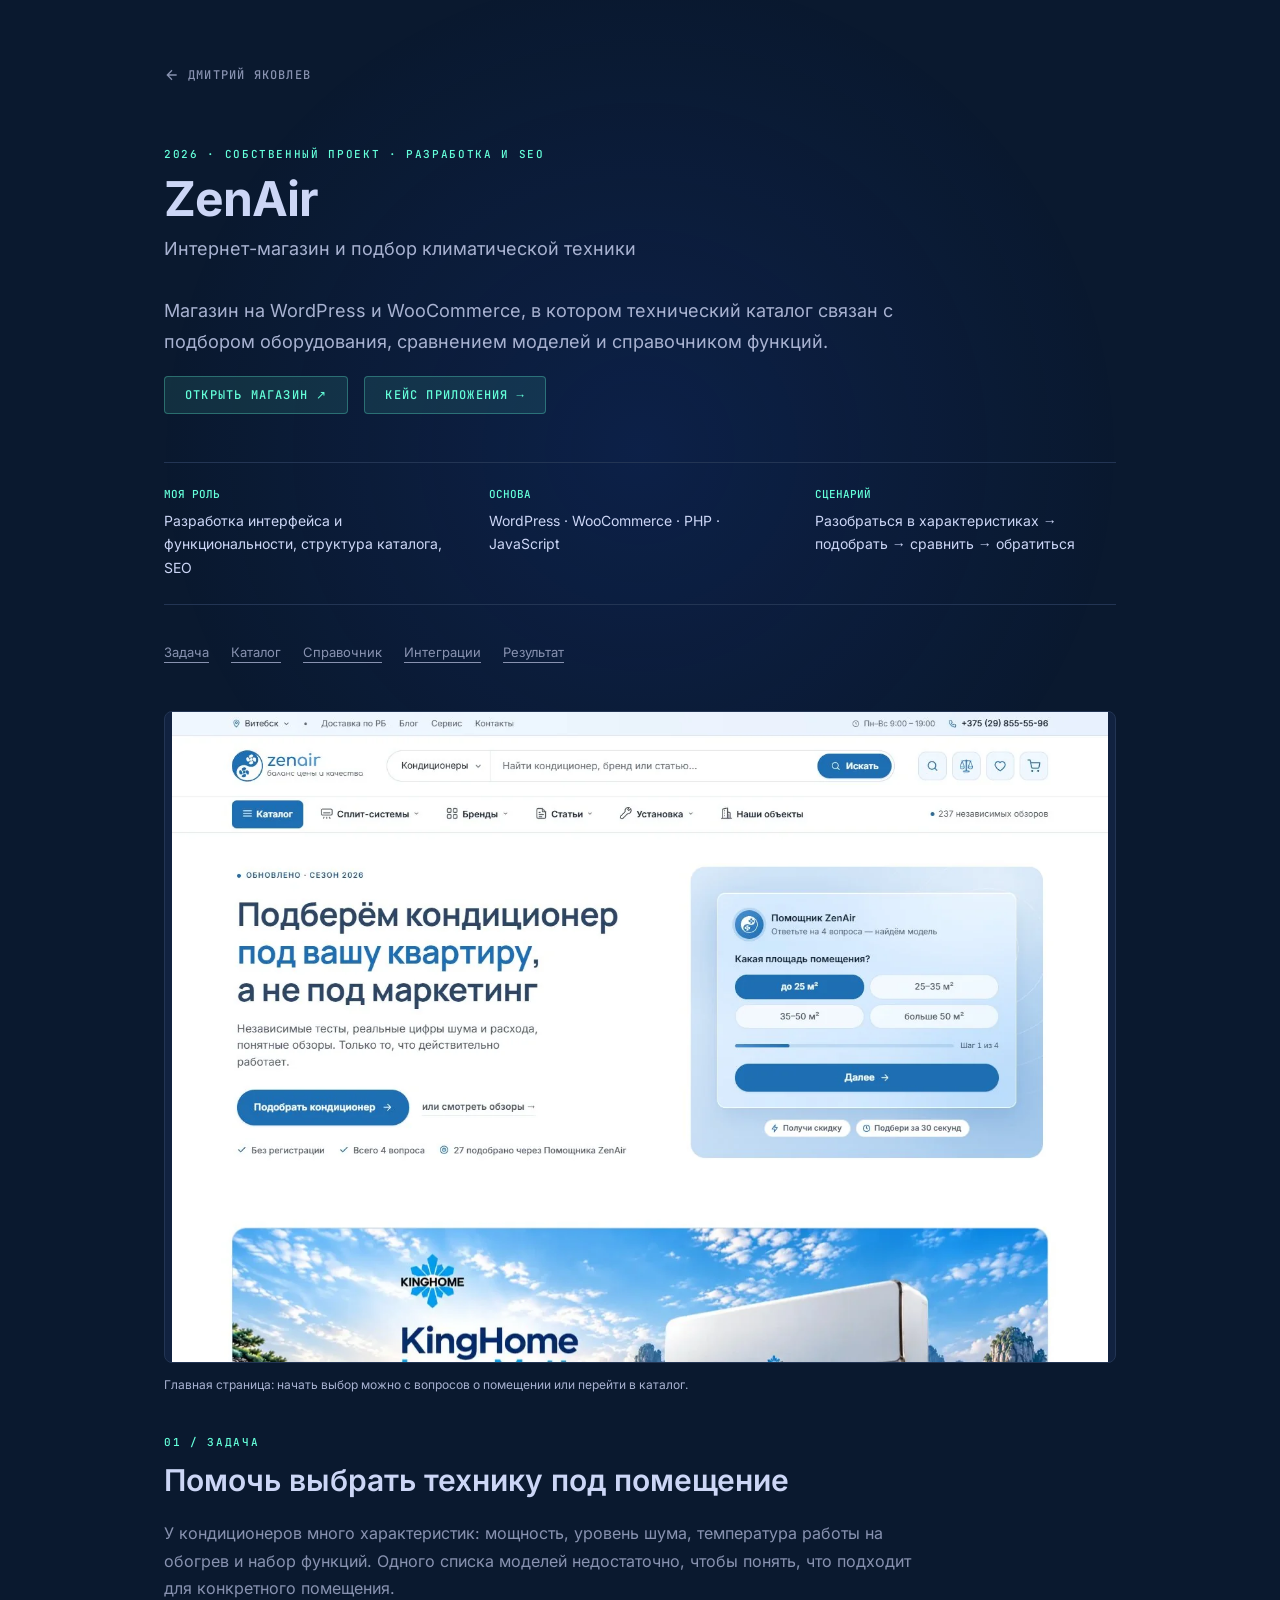
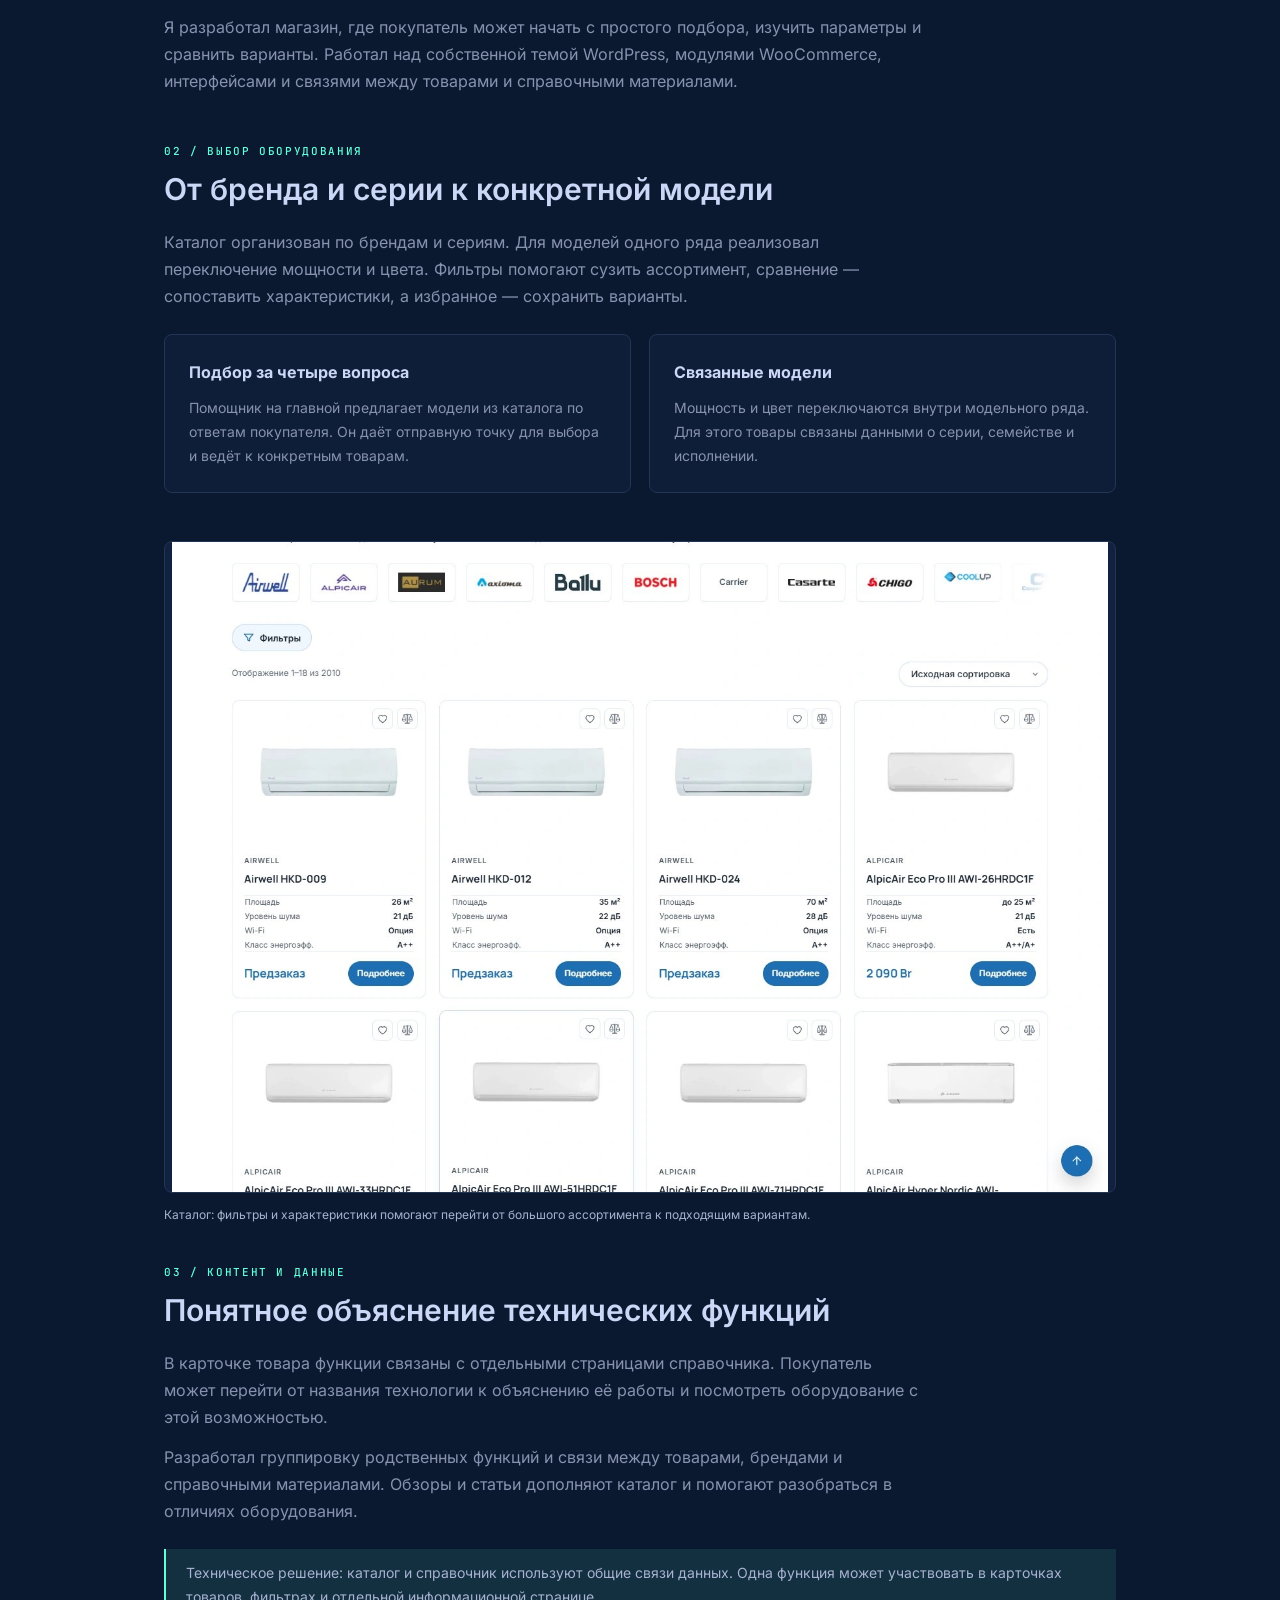
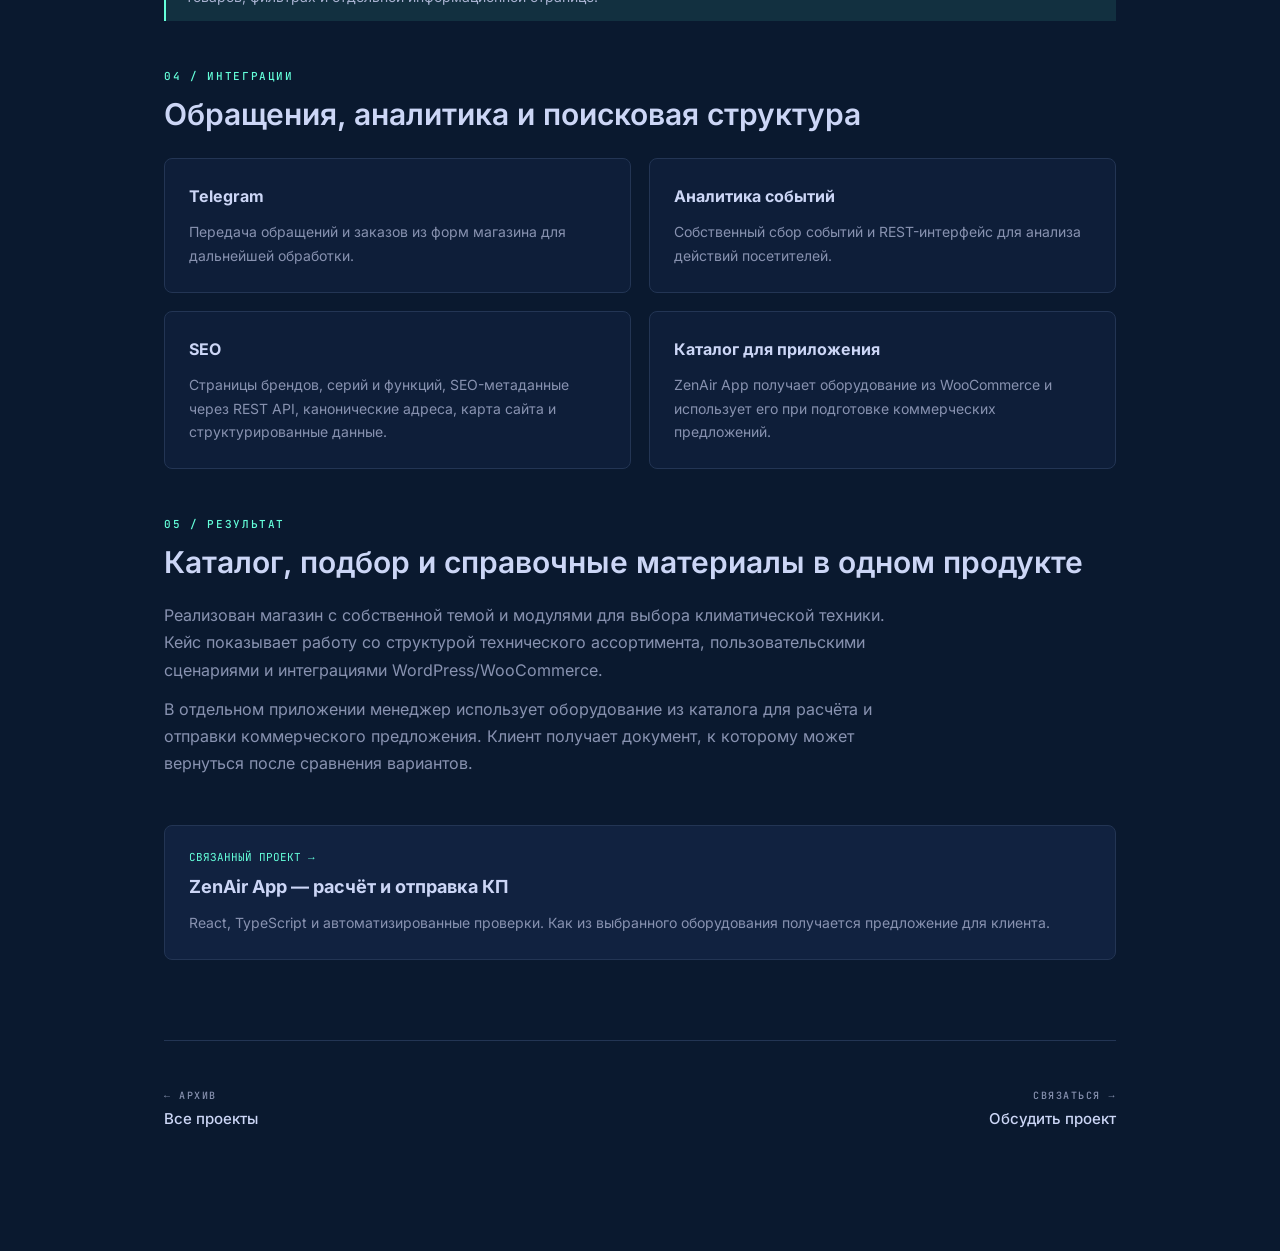
<file: projects/zenair.html>
<!DOCTYPE html>
<html lang="ru">
<head>
<meta charset="UTF-8">
<meta name="viewport" content="width=device-width, initial-scale=1.0">
<title>ZenAir — интернет-магазин климатической техники — Дмитрий Яковлев</title>
<meta name="description" content="Разработка магазина WordPress и WooCommerce: каталог, подбор и сравнение кондиционеров, справочник функций и интеграции.">
<link rel="icon" href="/img/icons/favicon.ico">
<link rel="canonical" href="https://dmitryyakovlev.by/projects/zenair.html">
<meta property="og:type" content="article">
<meta property="og:site_name" content="Дмитрий Яковлев">
<meta property="og:locale" content="ru_RU">
<meta property="og:title" content="ZenAir — интернет-магазин климатической техники — Дмитрий Яковлев">
<meta property="og:description" content="Разработка магазина WordPress и WooCommerce: каталог, подбор и сравнение кондиционеров, справочник функций и интеграции.">
<meta property="og:url" content="https://dmitryyakovlev.by/projects/zenair.html">
<meta property="og:image" content="https://dmitryyakovlev.by/img/projects/zenair-cover.webp">
<meta property="og:image:width" content="1600">
<meta property="og:image:height" content="1000">
<meta property="og:image:alt" content="ZenAir — интернет-магазин климатической техники">
<meta name="twitter:card" content="summary_large_image">
<meta name="twitter:title" content="ZenAir — интернет-магазин климатической техники — Дмитрий Яковлев">
<meta name="twitter:description" content="Разработка магазина WordPress и WooCommerce: каталог, подбор и сравнение кондиционеров, справочник функций и интеграции.">
<meta name="twitter:image" content="https://dmitryyakovlev.by/img/projects/zenair-cover.webp">
<style>
@font-face { font-family: 'Inter'; font-style: normal; font-weight: 300 700; font-display: swap; src: url('/fonts/inter-cyrillic.woff2') format('woff2'); unicode-range: U+0301, U+0400-045F, U+0490-0491, U+04B0-04B1, U+2116; }
@font-face { font-family: 'Inter'; font-style: normal; font-weight: 300 700; font-display: swap; src: url('/fonts/inter-latin.woff2') format('woff2'); unicode-range: U+0000-00FF, U+0131, U+0152-0153, U+02BB-02BC, U+02C6, U+02DA, U+0304, U+0308, U+0329, U+2000-206F, U+20AC, U+2122, U+2191, U+2193, U+2212, U+2215, U+FEFF, U+FFFD; }
@font-face { font-family: 'JetBrains Mono'; font-style: normal; font-weight: 400 500; font-display: swap; src: url('/fonts/jetbrains-mono-cyrillic.woff2') format('woff2'); unicode-range: U+0301, U+0400-045F, U+0490-0491, U+04B0-04B1, U+2116; }
@font-face { font-family: 'JetBrains Mono'; font-style: normal; font-weight: 400 500; font-display: swap; src: url('/fonts/jetbrains-mono-latin.woff2') format('woff2'); unicode-range: U+0000-00FF, U+0131, U+0152-0153, U+02BB-02BC, U+02C6, U+02DA, U+0304, U+0308, U+0329, U+2000-206F, U+20AC, U+2122, U+2191, U+2193, U+2212, U+2215, U+FEFF, U+FFFD; }
:root { --bg:#0a192f; --panel:#112240; --border:#233554; --slate:#8892b0; --light:#a8b2d1; --heading:#ccd6f6; --accent:#64ffda; --tint:rgba(100,255,218,.1); }
* { box-sizing:border-box; }
html { scroll-behavior:smooth; }
body { margin:0; background:var(--bg); color:var(--slate); font:16px/1.7 'Inter',sans-serif; -webkit-font-smoothing:antialiased; }
.spotlight { position:fixed; inset:0; pointer-events:none; background:radial-gradient(600px at var(--x,50%) var(--y,50%),rgba(29,78,216,.15),transparent 80%); }
.page { position:relative; max-width:720px; margin:auto; padding:64px 24px 120px; }
a { color:inherit; }
.back { display:inline-flex; align-items:center; gap:8px; margin-bottom:64px; text-decoration:none; text-transform:uppercase; letter-spacing:.1em; font:500 12px 'JetBrains Mono',monospace; }
.back:hover,.proj-nav a:hover .proj-nav-title { color:var(--accent); }
.back svg { width:16px; height:16px; }
.proj-year,.proj-section-title,.proj-nav-label { color:var(--accent); font:500 11px 'JetBrains Mono',monospace; letter-spacing:.15em; text-transform:uppercase; }
.proj-year { margin:0 0 12px; }
.proj-title { color:var(--heading); font-size:clamp(32px,6vw,48px); letter-spacing:-.02em; line-height:1.1; margin:0 0 8px; }
.proj-subtitle { color:var(--light); font-size:18px; margin:0 0 32px; }
.proj-links { display:flex; flex-wrap:wrap; gap:16px; margin-bottom:48px; }
.btn { display:inline-flex; align-items:center; gap:8px; padding:10px 20px; border:1px solid rgba(100,255,218,.3); border-radius:4px; background:var(--tint); color:var(--accent); text-decoration:none; text-transform:uppercase; letter-spacing:.1em; font:500 12px 'JetBrains Mono',monospace; }
.btn:hover { background:rgba(100,255,218,.2); border-color:var(--accent); }
.btn svg { width:13px; height:13px; }
.proj-preview { display:block; margin:0 0 40px; border:1px solid var(--border); border-radius:8px; background:var(--panel); overflow:hidden; }
.proj-preview img { display:block; width:100%; height:auto; }
.tags { display:flex; flex-wrap:wrap; gap:8px; margin-bottom:56px; }
.tag { padding:4px 10px; border-radius:999px; background:var(--tint); color:var(--accent); font:500 11px 'JetBrains Mono',monospace; }
.proj-section { margin-bottom:48px; }
.proj-section-title { margin:0 0 16px; }
.proj-section p { margin:0 0 12px; }
.proj-section strong { color:var(--heading); font-weight:500; }
.proj-nav { display:flex; justify-content:space-between; gap:24px; padding-top:48px; margin-top:80px; border-top:1px solid var(--border); }
.proj-nav a { display:flex; flex-direction:column; gap:4px; text-decoration:none; }
.proj-nav a:last-child { align-items:flex-end; }
.proj-nav-label { color:var(--slate); font-size:10px; }
.proj-nav-title { color:var(--heading); font-size:15px; font-weight:500; }
@media (max-width:540px) { .page { padding-top:40px; } .back { margin-bottom:48px; } }
</style>
<link rel="stylesheet" href="/projects/case-study.css">
</head>
<body>
<div class="spotlight" id="spotlight">
</div>
<main class="page"><a href="/" class="back"><svg viewBox="0 0 24 24" fill="none" stroke="currentColor" stroke-width="2" aria-hidden="true"><path d="M19 12H5m7-7-7 7 7 7"/></svg>Дмитрий Яковлев</a>
<p class="proj-year">2026 · Собственный проект · Разработка и SEO</p>
<h1 class="proj-title">ZenAir</h1>
<p class="proj-subtitle">Интернет-магазин и подбор климатической техники</p>
<p class="case-intro">Магазин на WordPress и WooCommerce, в котором технический каталог связан с подбором оборудования, сравнением моделей и справочником функций.</p>
<div class="proj-links"><a class="btn" href="https://zenair.by/" target="_blank" rel="noopener">Открыть магазин ↗</a><a class="btn" href="/projects/zenair-app.html">Кейс приложения →</a>
</div>
<dl class="case-facts">
<div>
<dt>Моя роль</dt>
<dd>Разработка интерфейса и функциональности, структура каталога, SEO</dd>
</div>
<div>
<dt>Основа</dt>
<dd>WordPress · WooCommerce · PHP · JavaScript</dd>
</div>
<div>
<dt>Сценарий</dt>
<dd>Разобраться в характеристиках → подобрать → сравнить → обратиться</dd>
</div>
</dl>
<nav class="case-toc" aria-label="Разделы кейса"><a href="#task">Задача</a><a href="#catalog">Каталог</a><a href="#knowledge">Справочник</a><a href="#integrations">Интеграции</a><a href="#result">Результат</a>
</nav>
<figure class="case-figure"><a href="/img/projects/zenair-home.webp" target="_blank" rel="noopener" aria-label="Открыть скриншот: Главная ZenAir с помощником подбора кондиционера"><img src="/img/projects/zenair-home.webp" alt="Главная ZenAir с помощником подбора кондиционера" width="1440" height="1000" loading="lazy"></a>
<figcaption>Главная страница: начать выбор можно с вопросов о помещении или перейти в каталог.</figcaption>
</figure>
<section id="task" class="proj-section">
<p class="proj-section-title">01 / Задача</p>
<h2 class="case-heading">Помочь выбрать технику под помещение</h2>
<p>У кондиционеров много характеристик: мощность, уровень шума, температура работы на обогрев и набор функций. Одного списка моделей недостаточно, чтобы понять, что подходит для конкретного помещения.</p>
<p>Я разработал магазин, где покупатель может начать с простого подбора, изучить параметры и сравнить варианты. Работал над собственной темой WordPress, модулями WooCommerce, интерфейсами и связями между товарами и справочными материалами.</p>
</section>
<section id="catalog" class="proj-section">
<p class="proj-section-title">02 / Выбор оборудования</p>
<h2 class="case-heading">От бренда и серии к конкретной модели</h2>
<p>Каталог организован по брендам и сериям. Для моделей одного ряда реализовал переключение мощности и цвета. Фильтры помогают сузить ассортимент, сравнение — сопоставить характеристики, а избранное — сохранить варианты.</p>
<div class="case-grid">
<article class="case-card">
<h3>Подбор за четыре вопроса</h3>
<p>Помощник на главной предлагает модели из каталога по ответам покупателя. Он даёт отправную точку для выбора и ведёт к конкретным товарам.</p>
</article>
<article class="case-card">
<h3>Связанные модели</h3>
<p>Мощность и цвет переключаются внутри модельного ряда. Для этого товары связаны данными о серии, семействе и исполнении.</p>
</article>
</div>
</section>
<figure class="case-figure"><a href="/img/projects/zenair-catalog.webp" target="_blank" rel="noopener" aria-label="Открыть скриншот: Каталог кондиционеров ZenAir с фильтрами и карточками товаров"><img src="/img/projects/zenair-catalog.webp" alt="Каталог кондиционеров ZenAir с фильтрами и карточками товаров" width="1440" height="1000" loading="lazy"></a>
<figcaption>Каталог: фильтры и характеристики помогают перейти от большого ассортимента к подходящим вариантам.</figcaption>
</figure>
<section id="knowledge" class="proj-section">
<p class="proj-section-title">03 / Контент и данные</p>
<h2 class="case-heading">Понятное объяснение технических функций</h2>
<p>В карточке товара функции связаны с отдельными страницами справочника. Покупатель может перейти от названия технологии к объяснению её работы и посмотреть оборудование с этой возможностью.</p>
<p>Разработал группировку родственных функций и связи между товарами, брендами и справочными материалами. Обзоры и статьи дополняют каталог и помогают разобраться в отличиях оборудования.</p>
<div class="case-note">Техническое решение: каталог и справочник используют общие связи данных. Одна функция может участвовать в карточках товаров, фильтрах и отдельной информационной странице.</div>
</section>
<section id="integrations" class="proj-section">
<p class="proj-section-title">04 / Интеграции</p>
<h2 class="case-heading">Обращения, аналитика и поисковая структура</h2>
<div class="case-grid">
<article class="case-card">
<h3>Telegram</h3>
<p>Передача обращений и заказов из форм магазина для дальнейшей обработки.</p>
</article>
<article class="case-card">
<h3>Аналитика событий</h3>
<p>Собственный сбор событий и REST-интерфейс для анализа действий посетителей.</p>
</article>
<article class="case-card">
<h3>SEO</h3>
<p>Страницы брендов, серий и функций, SEO-метаданные через REST API, канонические адреса, карта сайта и структурированные данные.</p>
</article>
<article class="case-card">
<h3>Каталог для приложения</h3>
<p>ZenAir App получает оборудование из WooCommerce и использует его при подготовке коммерческих предложений.</p>
</article>
</div>
</section>
<section id="result" class="proj-section">
<p class="proj-section-title">05 / Результат</p>
<h2 class="case-heading">Каталог, подбор и справочные материалы в одном продукте</h2>
<p>Реализован магазин с собственной темой и модулями для выбора климатической техники. Кейс показывает работу со структурой технического ассортимента, пользовательскими сценариями и интеграциями WordPress/WooCommerce.</p>
<p>В отдельном приложении менеджер использует оборудование из каталога для расчёта и отправки коммерческого предложения. Клиент получает документ, к которому может вернуться после сравнения вариантов.</p>
</section><a class="case-related" href="/projects/zenair-app.html"><span>СВЯЗАННЫЙ ПРОЕКТ →</span><strong>ZenAir App — расчёт и отправка КП</strong>
<p>React, TypeScript и автоматизированные проверки. Как из выбранного оборудования получается предложение для клиента.</p></a>
<nav class="proj-nav" aria-label="Другие проекты"><a href="/projects/"><span class="proj-nav-label">← Архив</span><span class="proj-nav-title">Все проекты</span></a><a href="/#contacts"><span class="proj-nav-label">Связаться →</span><span class="proj-nav-title">Обсудить проект</span></a>
</nav>
</main></body></html>
</file>
<file: projects/case-study.css>
.page { max-width: 1000px; }
.case-eyebrow { color: var(--accent); font: 500 11px 'JetBrains Mono', monospace; letter-spacing: .08em; text-transform: uppercase; }
.case-intro { max-width: 740px; color: var(--light); font-size: 18px; }
.case-facts { display: grid; grid-template-columns: repeat(3, 1fr); gap: 24px; margin: 36px 0; padding: 24px 0; border-block: 1px solid var(--border); }
.case-facts dt { color: var(--accent); font: 500 11px 'JetBrains Mono', monospace; margin-bottom: 8px; text-transform: uppercase; }
.case-facts dd { margin: 0; color: var(--heading); font-size: 14px; }
.case-toc { display: flex; flex-wrap: wrap; gap: 8px 22px; margin: 0 0 48px; font-size: 13px; }
.case-toc a { text-underline-offset: 5px; }
.case-toc a:hover { color: var(--accent); }
.proj-section { scroll-margin-top: 24px; }
.proj-section > p { max-width: 760px; }
.case-heading { color: var(--heading); font-size: clamp(22px, 3vw, 30px); line-height: 1.3; margin: 0 0 20px; font-weight: 600; }
.case-grid { display: grid; grid-template-columns: 1fr 1fr; gap: 18px; margin: 24px 0; }
.case-card { padding: 24px; border: 1px solid var(--border); border-radius: 8px; background: rgba(17,34,64,.65); }
.case-card h3 { color: var(--heading); font-size: 16px; margin: 0 0 10px; }
.case-card p { font-size: 14px; margin: 0; }
.case-figure { margin: 32px 0 40px; }
.case-figure a { display: block; border: 1px solid var(--border); border-radius: 8px; overflow: hidden; background: var(--panel); }
.case-figure img { display: block; width: 100%; height: auto; max-height: 650px; object-fit: contain; }
.case-screens { display: grid; grid-template-columns: 1fr 1fr; gap: 20px; }
.case-screens .case-figure { margin-top: 0; }
.case-screens-three { grid-template-columns: repeat(3, minmax(0, 1fr)); }
.case-figure figcaption { margin-top: 12px; font-size: 12px; color: var(--light); }
.case-flow { display: grid; grid-template-columns: repeat(4, 1fr); padding: 0; list-style: none; gap: 12px; margin: 28px 0; counter-reset: stage; }
.case-flow li { counter-increment: stage; border-top: 2px solid var(--border); padding: 16px 8px 0 0; font-size: 14px; color: var(--heading); }
.case-flow li::before { content: '0' counter(stage); display: block; color: var(--accent); font: 12px 'JetBrains Mono', monospace; margin-bottom: 12px; }
.case-table-wrap { overflow-x: auto; margin: 24px 0; }
.case-table { border-collapse: collapse; width: 100%; font-size: 14px; text-align: left; }
.case-table th { color: var(--heading); font-weight: 500; }
.case-table td,.case-table th { border-bottom: 1px solid var(--border); padding: 14px 18px 14px 0; vertical-align: top; }
.case-table th:first-child { width: 25%; }
.case-note { border-left: 2px solid var(--accent); padding: 12px 20px; margin: 24px 0; background: var(--tint); color: var(--light); font-size: 14px; }
.case-related { display: block; margin-top: 36px; padding: 24px; border: 1px solid var(--border); border-radius: 8px; text-decoration: none; background: var(--panel); }
.case-related span { display: block; color: var(--accent); font: 11px 'JetBrains Mono', monospace; margin-bottom: 8px; }
.case-related strong { color: var(--heading); font-size: 18px; }
.case-related:hover { border-color: var(--accent); }
.case-related p { font-size: 14px; margin: 8px 0 0; }
a:focus-visible { outline: 2px solid var(--accent); outline-offset: 5px; }
@media (max-width: 640px) { .case-facts { grid-template-columns: 1fr; gap: 20px; } .case-grid { grid-template-columns: 1fr; } .case-flow { grid-template-columns: 1fr 1fr; } .case-card { padding: 20px; } .case-intro { font-size: 16px; } .case-table { font-size: 13px; } }
@media (prefers-reduced-motion: reduce) { html { scroll-behavior: auto; } }
@media (max-width: 640px) { .case-screens { grid-template-columns: 1fr; } }
</file>
